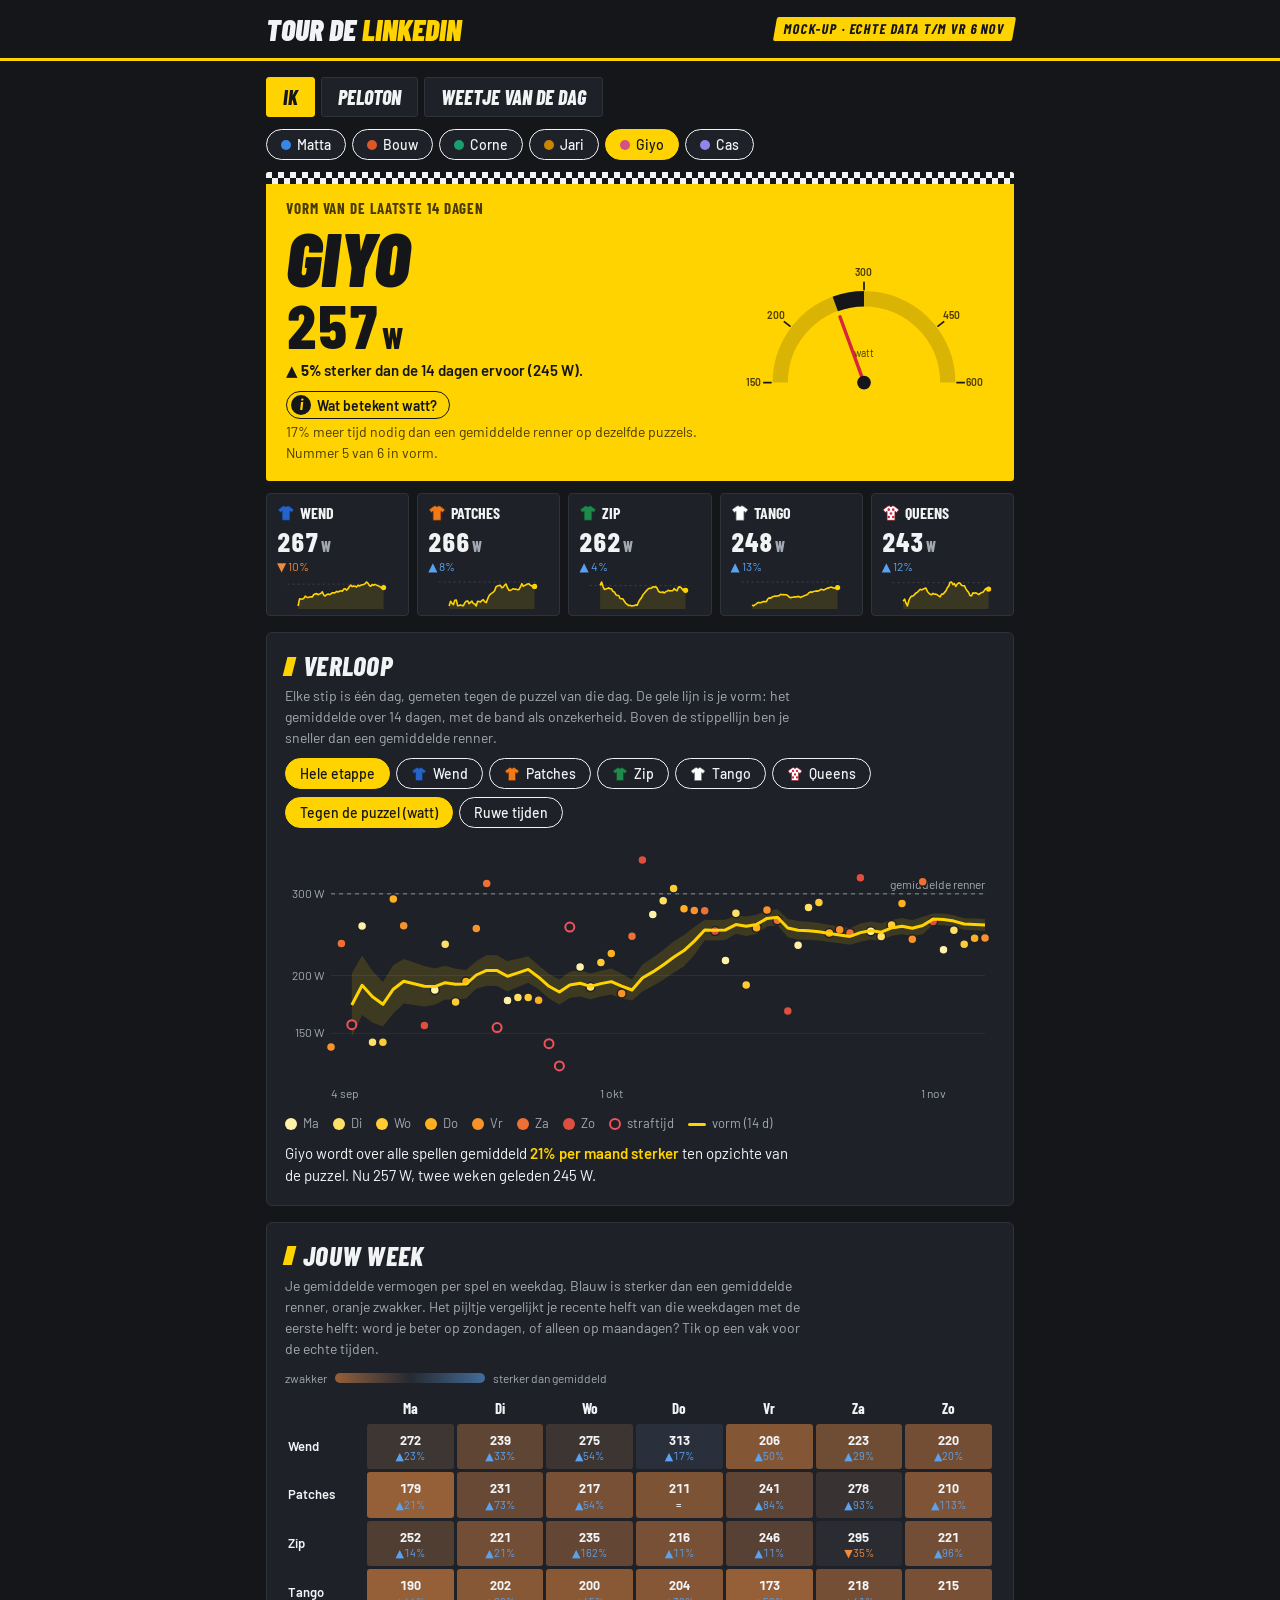
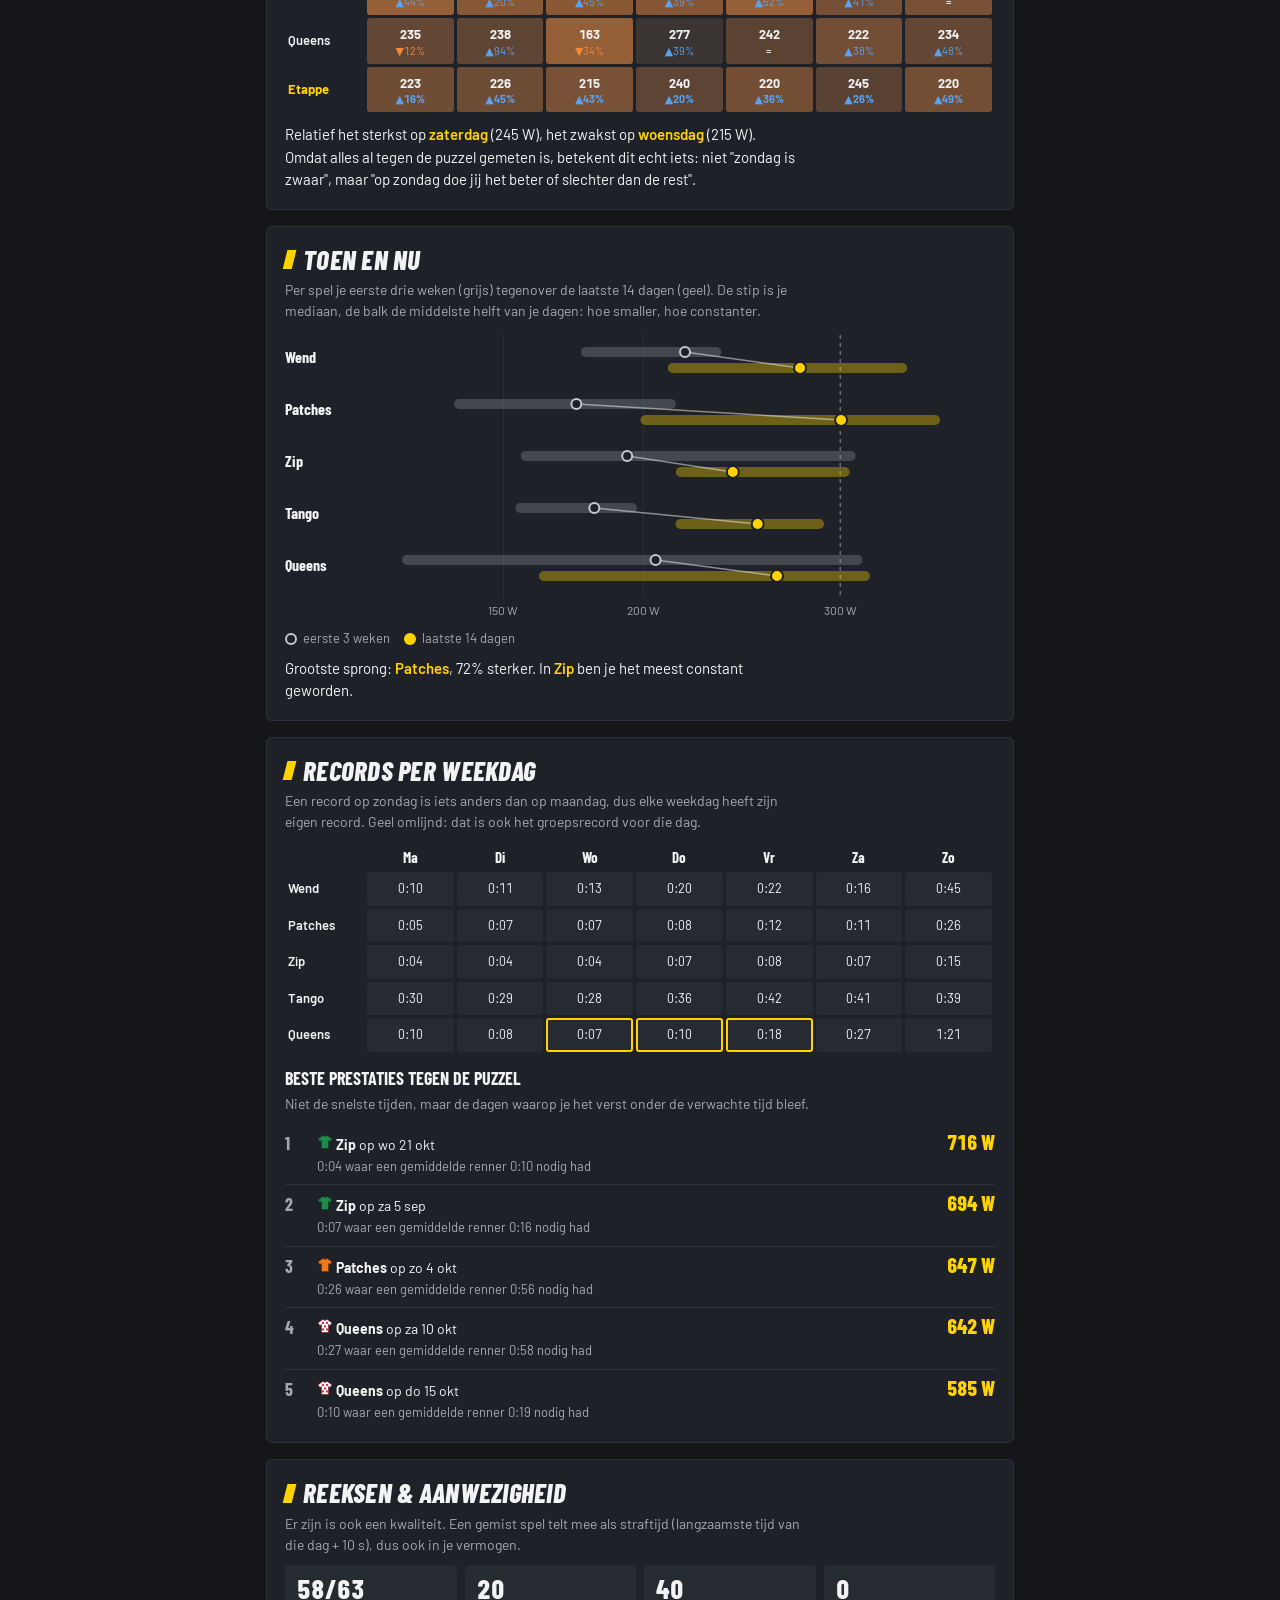
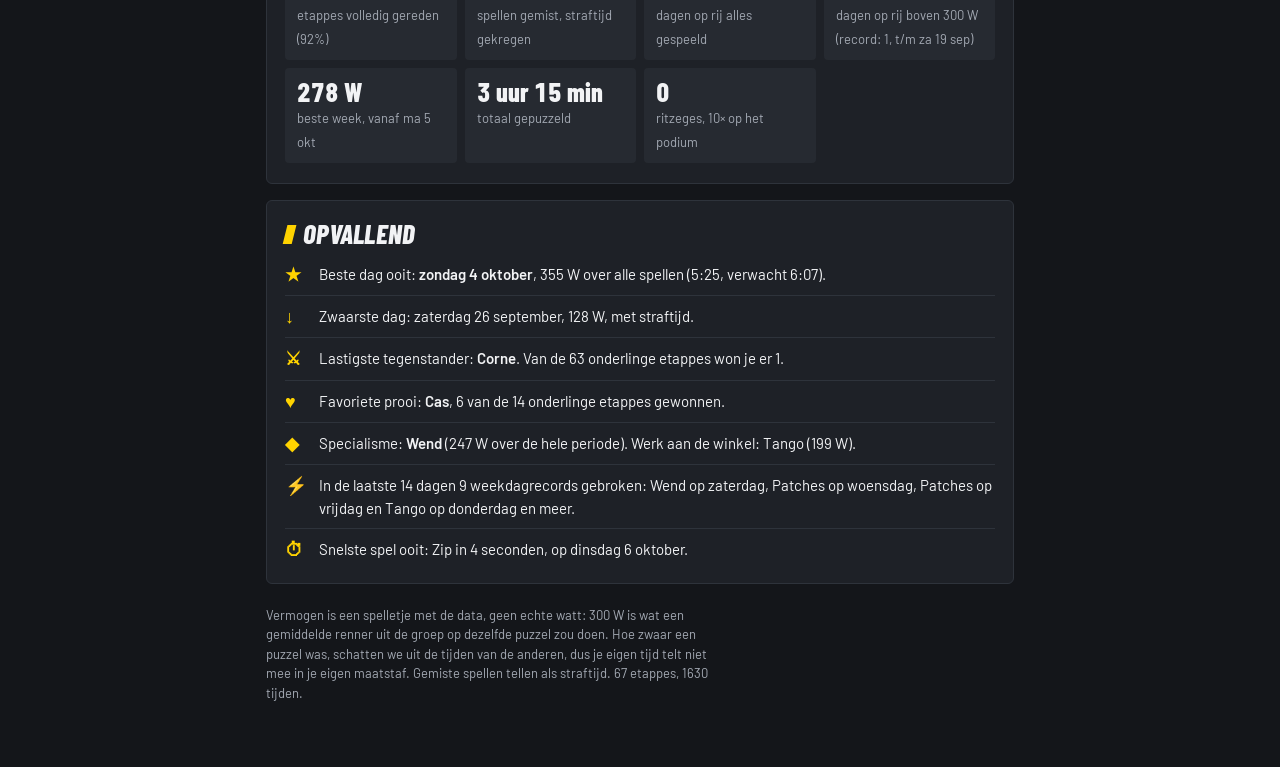
<file: docs/mockup-statistieken.html>
<!DOCTYPE html>
<html lang="nl">
<head>
<meta charset="utf-8">
<meta name="viewport" content="width=device-width,initial-scale=1,viewport-fit=cover">
<title>Tour de LinkedIn Statistieken</title>
<meta name="claude:viewport-fit-sides" content="cover">
<link rel="preconnect" href="https://fonts.googleapis.com">
<link rel="preconnect" href="https://fonts.gstatic.com" crossorigin>
<link href="https://fonts.googleapis.com/css2?family=Barlow+Condensed:ital,wght@0,500;0,700;0,800;1,800;1,900&family=Barlow:wght@400;500;600&display=swap" rel="stylesheet">
<style>
/* Layout: tv-uitzending van een grote ronde, één smalle kolom zoals het dashboard; het vermogen (watt) is de rode draad. */
:root{
  --geel:#FFD300; --geel-d:#4A3A00; --geel-zacht:rgba(255,211,0,.16);
  --asfalt:#F2F3F5; --inkt:#14161A; --pagina:#14161A; --wit:#1E2127; --wit-2:#262A31; --lijn:#2E333B; --sub:#A3A9B3;
  --blauw:#5AA2F0; --oranje:#F08A3C; --rood:#F0525A;
  --cond:'Barlow Condensed','Arial Narrow',sans-serif; --tekst:Barlow,system-ui,sans-serif;
  color-scheme:dark;
}
*{box-sizing:border-box}
body{margin:0;background:var(--pagina);color:var(--asfalt);font:16px/1.5 var(--tekst)}
button,select{font:inherit;color:inherit}
:focus-visible{outline:3px solid var(--blauw);outline-offset:2px}
.omroep{background:var(--inkt);border-bottom:3px solid var(--geel)}
.omroep-in,.wrap{max-width:780px;margin:0 auto;padding-left:max(16px,env(safe-area-inset-left,0px));padding-right:max(16px,env(safe-area-inset-right,0px))}
.omroep-in{display:flex;justify-content:space-between;align-items:center;gap:10px;flex-wrap:wrap;padding-block:14px}
.merk{font:900 italic 30px/1 var(--cond);margin:0;text-transform:uppercase}
.merk em{color:var(--geel);font-style:inherit}
.mock{font:700 14px/1 var(--cond);letter-spacing:.06em;text-transform:uppercase;color:var(--inkt);background:var(--geel);padding:5px 9px;border-radius:2px;transform:skewX(-10deg)}
.wrap{padding-block:16px 64px}
.hoofdtabs{display:flex;gap:6px;flex-wrap:wrap;margin-bottom:12px}
.hoofdtabs button{font:800 italic 20px/1 var(--cond);text-transform:uppercase;padding:9px 16px;border-radius:3px;border:1.5px solid var(--lijn);background:var(--wit);cursor:pointer}
.hoofdtabs button[aria-selected="true"]{background:var(--geel);border-color:var(--geel);color:var(--inkt)}
.hoofdtabs button:hover{border-color:var(--geel)}
.tabs{display:flex;gap:6px;flex-wrap:wrap;margin:4px 0 8px}
.tabs button{border:1.5px solid var(--asfalt);background:var(--wit);border-radius:20px;padding:4px 14px;cursor:pointer;font-weight:500;font-size:14px;display:inline-flex;align-items:center;gap:6px}
.tabs button[aria-pressed="true"]{background:var(--geel);border-color:var(--geel);color:var(--inkt)}
.tabs button:hover{border-color:var(--geel)}
.tabs .sw{width:10px;height:10px;border-radius:50%;display:inline-block}
.uitleg{background:var(--wit-2);border-left:4px solid var(--geel);padding:10px 14px;font-size:14px;color:var(--asfalt);margin:0 0 4px;border-radius:0 4px 4px 0}
.uitleg b{color:var(--geel)}
section{background:var(--wit);border:1px solid var(--lijn);border-radius:6px;padding:18px 18px 12px;margin-top:16px;min-width:0}
section h2{font:800 italic 27px/1.05 var(--cond);margin:0 0 6px;text-transform:uppercase;letter-spacing:.01em;text-wrap:balance}
section h2::before{content:"";display:inline-block;width:9px;height:.72em;background:var(--geel);margin-right:9px;transform:skewX(-14deg)}
.toel{color:var(--sub);font-size:14px;margin:0 0 10px;max-width:66ch}
.conclusie{font-size:15px;margin:8px 0 6px;max-width:64ch}
.conclusie b{color:var(--geel);font-weight:600}
.scroll{overflow-x:auto;margin-bottom:8px}
.num{font-variant-numeric:tabular-nums}

/* vermogensmeter */
.hero{background:var(--geel);color:var(--inkt);border-radius:3px;overflow:hidden;margin-top:12px}
.finish{height:12px;background:repeating-conic-gradient(var(--inkt) 0 25%,#F2F3F5 0 50%) 0 0/12px 12px}
.hero-in{display:grid;grid-template-columns:minmax(0,1fr) minmax(0,260px);gap:6px 18px;padding:16px 20px 18px;align-items:center}
.hero .eyebrow{font:700 15px/1.1 var(--cond);letter-spacing:.06em;text-transform:uppercase;margin:0;color:var(--geel-d)}
.hero .naam{font:900 italic clamp(44px,10vw,76px)/.9 var(--cond);text-transform:uppercase;margin:6px 0 4px}
.hero .watt{font:800 clamp(40px,9vw,60px)/1 var(--cond);font-variant-numeric:tabular-nums}
.hero .watt small{font-size:.5em;margin-left:3px}
.hero .delta{font-weight:600;font-size:15px;margin:4px 0 0}
.hero .delta b{font-weight:700}
.hero .rang{font-size:14px;margin:2px 0 0;color:var(--geel-d)}
.meter{width:100%;height:auto;display:block}
.uitleg-knop{display:inline-flex;align-items:center;gap:6px;margin-top:10px;background:none;border:1.5px solid var(--inkt);color:var(--inkt);border-radius:20px;padding:3px 12px 3px 4px;font:600 14px/1.4 var(--tekst);cursor:pointer}
.uitleg-knop:hover{background:rgba(20,22,26,.1)}
.uitleg-knop .i{width:20px;height:20px;border-radius:50%;background:var(--inkt);color:var(--geel);display:inline-flex;align-items:center;justify-content:center;font:800 italic 14px/1 var(--cond)}
.watt-uitleg{background:var(--inkt);color:var(--asfalt);margin:0 20px 18px;padding:14px 16px;border-radius:4px;font-size:14px}
.watt-uitleg h3{font:800 italic 20px/1.1 var(--cond);text-transform:uppercase;color:var(--geel);margin:0 0 8px}
.watt-uitleg ul{margin:0;padding-left:18px;display:grid;gap:5px}
.watt-uitleg b{color:var(--geel);font-weight:600}
.watt-uitleg .vb{margin:10px 0 0;padding-top:10px;border-top:1px solid var(--lijn);color:var(--sub)}
.watt-uitleg .vb b{color:var(--asfalt)}
.spellen{display:grid;grid-template-columns:repeat(5,minmax(0,1fr));gap:8px;margin-top:12px}
.spelkaart{background:var(--wit);border:1px solid var(--lijn);border-radius:4px;padding:10px 10px 6px;min-width:0;cursor:pointer;text-align:left}
.spelkaart:hover,.spelkaart[aria-pressed="true"]{border-color:var(--geel)}
.spelkaart .sk-kop{display:flex;align-items:center;gap:5px;font:700 16px/1 var(--cond);text-transform:uppercase}
.spelkaart .sk-w{font:800 26px/1.1 var(--cond);font-variant-numeric:tabular-nums;margin-top:6px}
.spelkaart .sk-w small{font-size:14px;color:var(--sub);margin-left:2px}
.spelkaart .sk-d{font-size:12px;color:var(--sub);white-space:nowrap}
.spelkaart svg.spark{display:block;width:100%;height:30px;margin-top:4px}
.op{color:var(--blauw)} .neer{color:var(--oranje)}

/* grafiek */
.grafiek{position:relative}
.grafiek svg{display:block;touch-action:pan-y}
.as text,.grafiek text{font-family:var(--tekst);font-size:12px;fill:var(--sub)}
.legenda{display:flex;flex-wrap:wrap;gap:6px 14px;font-size:13px;margin:8px 0 2px;color:var(--sub)}
.legenda span{display:inline-flex;align-items:center;gap:6px}
.legenda i{display:inline-block;width:12px;height:12px;border-radius:50%}
.legenda i.lijn{width:18px;height:3px;border-radius:2px}
.legenda i.ring{background:transparent;border:2px solid var(--rood)}
.tip{position:fixed;z-index:20;pointer-events:none;background:#0B0C0E;border:1px solid var(--lijn);border-radius:4px;padding:8px 10px;font-size:13px;line-height:1.4;max-width:240px;box-shadow:0 6px 20px rgba(0,0,0,.5)}
.tip b{font-weight:600;color:var(--asfalt)}
.tip .t-k{font:700 15px/1.1 var(--cond);text-transform:uppercase;color:var(--geel);display:block;margin-bottom:2px}
.tip .t-s{color:var(--sub)}

/* tabellen */
.tbl{width:100%;min-width:480px;border-collapse:separate;border-spacing:3px;table-layout:fixed;font-size:13px;font-variant-numeric:tabular-nums}
.tbl th{font:700 15px/1.1 var(--cond);padding:4px 2px;text-align:center}
.tbl th small{display:block;font:400 11px/1.3 var(--tekst);color:var(--sub)}
.tbl td{padding:7px 2px;text-align:center;border-radius:3px;background:var(--wit-2)}
.tbl td:first-child,.tbl th:first-child{text-align:left;width:76px;font-weight:600;background:none;padding-left:0}
.tbl td .pijl{display:block;font-size:11px;line-height:1.1}
.tbl tr.som td{font-weight:700}
.tbl tr.som td:first-child{color:var(--geel)}
.tbl td.ster{box-shadow:inset 0 0 0 2px var(--geel)}
.tbl td.leeg{color:var(--sub);background:transparent}
.schaal{display:flex;align-items:center;gap:8px;font-size:12px;color:var(--sub);margin:4px 0 6px;flex-wrap:wrap}
.schaal .balk{width:150px;height:10px;border-radius:5px;background:linear-gradient(90deg,color-mix(in srgb,var(--oranje) 55%,var(--wit-2)),var(--wit-2),color-mix(in srgb,var(--blauw) 55%,var(--wit-2)))}
.lijst{list-style:none;margin:0;padding:0}
.lijst li{display:grid;grid-template-columns:22px minmax(0,1fr) auto;gap:10px;align-items:baseline;padding:8px 0;border-top:1px solid var(--lijn);font-size:14px}
.lijst li:first-child{border-top:0}
.lijst .pos{font:700 18px/1 var(--cond);color:var(--sub)}
.lijst .w{font:800 20px/1 var(--cond);font-variant-numeric:tabular-nums;color:var(--geel)}
.lijst .s{color:var(--sub);font-size:13px}
.tegels{display:grid;grid-template-columns:repeat(auto-fit,minmax(150px,1fr));gap:8px;margin-bottom:8px}
.tegel{background:var(--wit-2);border-radius:4px;padding:10px 12px}
.tegel b{display:block;font:800 26px/1.05 var(--cond);font-variant-numeric:tabular-nums}
.tegel span{font-size:13px;color:var(--sub)}
.feit{padding:9px 0;border-top:1px solid var(--lijn);font-size:15px;display:grid;grid-template-columns:26px minmax(0,1fr);gap:8px}
.feit:first-of-type{border-top:0}
.feit .ic{font:800 18px/1.3 var(--cond);color:var(--geel)}
.feit b{font-weight:600}

/* peloton */
.vorm-rij{display:grid;grid-template-columns:22px 40px minmax(0,1fr) 110px 74px;gap:10px;align-items:center;padding:8px 0;border-top:1px solid var(--lijn)}
.vorm-rij:first-of-type{border-top:0}
.vorm-rij .pos{font:700 20px/1 var(--cond);color:var(--sub);text-align:center}
.vorm-rij .nm{font-weight:600;min-width:0}
.vorm-rij .nm small{display:block;color:var(--sub);font-weight:400;font-size:12px}
.vorm-rij .w{font:800 22px/1 var(--cond);text-align:right;font-variant-numeric:tabular-nums}
.vorm-rij .w small{display:block;font:500 12px/1.4 var(--tekst)}
.vorm-rij svg{width:110px;height:28px;display:block}
.bib{position:relative;width:40px;height:30px;border-radius:2px;background:#F2F3F5;color:var(--inkt);display:flex;align-items:center;justify-content:center;font:800 18px/1 var(--cond)}
.bib::before,.bib::after{content:"";position:absolute;top:3px;width:3px;height:3px;border-radius:50%;background:#8A9099}
.bib::before{left:3px}.bib::after{right:3px}
.kal{border-spacing:3px;border-collapse:separate;font-size:11px;font-variant-numeric:tabular-nums;margin:0 auto 0 0}
.kal th{font:700 14px/1 var(--cond);color:var(--sub);padding:2px 0;width:60px}
.kal th.wk{width:44px;text-align:left;font:500 11px/1 var(--tekst)}
.kal td{height:30px;text-align:center;border-radius:3px;color:var(--inkt);font-weight:600}
.kal td.x{background:transparent}
.verhuis{display:grid;grid-template-columns:repeat(auto-fit,minmax(200px,1fr));gap:8px}
.verhuis div{background:var(--wit-2);border-radius:4px;padding:10px 12px;font-size:14px}
.verhuis div b{display:block;font:700 17px/1.2 var(--cond);text-transform:uppercase}

/* weetje */
.wnav{display:flex;align-items:center;gap:6px;margin-bottom:12px;flex-wrap:wrap}
.wnav button{width:38px;height:38px;border:1.5px solid var(--asfalt);background:var(--wit);border-radius:4px;cursor:pointer;font-size:20px;line-height:1}
.wnav button:disabled{opacity:.3;cursor:default}
.wnav select{height:38px;border:1.5px solid var(--asfalt);background:var(--wit);border-radius:4px;padding:0 10px;font:700 17px var(--cond);max-width:100%}
.weetje{position:relative;background:var(--inkt);border:1px solid var(--lijn);border-radius:4px;overflow:hidden}
.weetje .w-band{display:flex;align-items:stretch}
.weetje .w-label{background:var(--geel);color:var(--inkt);font:900 italic 18px/1 var(--cond);text-transform:uppercase;padding:9px 18px 8px 16px;clip-path:polygon(0 0,100% 0,calc(100% - 12px) 100%,0 100%);letter-spacing:.03em}
.weetje .w-cat{align-self:center;font:700 14px/1 var(--cond);letter-spacing:.06em;text-transform:uppercase;color:var(--sub);padding:0 12px}
.weetje .w-tekst{font:700 clamp(24px,5.4vw,36px)/1.1 var(--cond);margin:14px 18px 10px;text-wrap:balance}
.weetje .w-tekst b{color:var(--geel);font-weight:800}
.weetje .w-zeld{display:flex;gap:8px;flex-wrap:wrap;margin:0 18px 16px}
.pill{font:700 14px/1 var(--cond);letter-spacing:.04em;text-transform:uppercase;padding:6px 10px;border-radius:20px;border:1.5px solid var(--geel);color:var(--geel)}
.pill.vol{background:var(--geel);color:var(--inkt)}
.zeldmeter{display:flex;gap:2px;align-items:flex-end;height:18px}
.zeldmeter i{width:5px;background:var(--lijn);border-radius:1px}
.zeldmeter i.aan{background:var(--geel)}
.ook{margin-top:12px}
.ook h3{font:700 16px/1 var(--cond);text-transform:uppercase;letter-spacing:.05em;color:var(--sub);margin:0 0 4px}
.cat-tbl{width:100%;border-collapse:collapse;font-size:14px;min-width:440px}
.cat-tbl th{font:700 14px/1.1 var(--cond);text-transform:uppercase;letter-spacing:.04em;color:var(--sub);text-align:left;padding:6px 6px 6px 0;border-bottom:1px solid var(--lijn)}
.cat-tbl td{padding:7px 6px 7px 0;border-bottom:1px solid var(--lijn);vertical-align:top}
.cat-tbl td.n{text-align:right;font-variant-numeric:tabular-nums;white-space:nowrap}
.cat-tbl .groep{font:700 12px/1 var(--cond);text-transform:uppercase;letter-spacing:.05em;color:var(--geel)}
.cat-tbl tr.nooit td{color:var(--sub)}
.huld{display:grid;grid-template-columns:minmax(0,1fr);gap:0;background:#0B0C0E;border-radius:4px;overflow:hidden;margin-top:8px}
.huld .h-baan{height:64px;background:linear-gradient(180deg,#1B1E23,#101215);position:relative}
.huld .h-baan::after{content:"";position:absolute;left:0;right:0;bottom:0;height:8px;background:repeating-conic-gradient(var(--inkt) 0 25%,#F2F3F5 0 50%) 0 0/8px 8px}
.huld .h-in{padding:12px 16px 14px}
.huld .h-k{font:700 13px/1 var(--cond);text-transform:uppercase;letter-spacing:.06em;color:var(--geel);margin:0 0 6px}
.huld p{margin:0;font:700 20px/1.2 var(--cond)}

footer{color:var(--sub);font-size:13px;margin-top:22px;max-width:66ch}
@media (max-width:620px){
  .hero-in{grid-template-columns:1fr}
  .meter{max-width:280px}
  .spellen{grid-template-columns:repeat(3,minmax(0,1fr))}
  .vorm-rij{grid-template-columns:22px 40px minmax(0,1fr) 64px}
  .vorm-rij svg{display:none}
}
@media (prefers-reduced-motion:no-preference){
  .teken{stroke-dasharray:1;stroke-dashoffset:1;animation:teken 1.1s ease-out .1s forwards}
  @keyframes teken{to{stroke-dashoffset:0}}
}
</style>

<header class="omroep"><div class="omroep-in"><p class="merk">Tour de <em>LinkedIn</em></p><span class="mock" id="mockLabel">Mock-up</span></div></header>
<div class="wrap">
  <nav class="hoofdtabs" role="tablist" aria-label="Onderdeel">
    <button role="tab" data-tab="ik" aria-selected="true">Ik</button>
    <button role="tab" data-tab="peloton" aria-selected="false">Peloton</button>
    <button role="tab" data-tab="weetje" aria-selected="false">Weetje van de dag</button>
  </nav>

  <div id="v-ik">
    <div class="tabs" id="spelerKeus" role="group" aria-label="Kies renner"></div>
    <div class="hero" id="hero"></div>
    <div class="spellen" id="spelKaarten"></div>
    <section id="s-verloop"></section>
    <section id="s-week"></section>
    <section id="s-toen"></section>
    <section id="s-records"></section>
    <section id="s-reeksen"></section>
    <section id="s-opvallend"></section>
  </div>

  <div id="v-peloton" hidden>
    <section id="p-vorm"></section>
    <section id="p-kal"></section>
    <section id="p-verhuis"></section>
  </div>

  <div id="v-weetje" hidden>
    <p class="uitleg">Dit komt op de <b>Tour-pagina</b> naast de uitslag van de dag, en als laatste scène van de huldiging. Blader door de etappes om te zien wat er elke dag uit was gekomen.</p>
    <section id="w-dag"></section>
    <section id="w-cat"></section>
  </div>

  <footer id="voet"></footer>
</div>
<div class="tip" id="tip" hidden></div>

<script type="text/plain" id="scores">Datum,Speler,Spel,Tijd,IngevoerdOp
2026-08-31,Matta,Wend,6,
2026-08-31,Bouw,Wend,7,
2026-08-31,Corne,Wend,11,
2026-08-31,Jari,Wend,17,
2026-08-31,Matta,Zip,4,
2026-08-31,Bouw,Zip,5,
2026-08-31,Corne,Zip,5,
2026-08-31,Jari,Zip,7,
2026-08-31,Matta,Patches,8,
2026-08-31,Bouw,Patches,3,
2026-08-31,Corne,Patches,4,
2026-08-31,Jari,Patches,7,
2026-08-31,Matta,Tango,33,
2026-08-31,Bouw,Tango,33,
2026-08-31,Corne,Tango,26,
2026-08-31,Jari,Tango,47,
2026-08-31,Matta,Queens,16,
2026-08-31,Bouw,Queens,7,
2026-08-31,Corne,Queens,7,
2026-08-31,Jari,Queens,9,
2026-09-01,Matta,Wend,13,
2026-09-01,Bouw,Wend,11,
2026-09-01,Corne,Wend,13,
2026-09-01,Jari,Wend,23,
2026-09-01,Matta,Zip,8,
2026-09-01,Bouw,Zip,7,
2026-09-01,Corne,Zip,8,
2026-09-01,Jari,Zip,7,
2026-09-01,Matta,Patches,3,
2026-09-01,Bouw,Patches,4,
2026-09-01,Corne,Patches,4,
2026-09-01,Jari,Patches,4,
2026-09-01,Matta,Tango,27,
2026-09-01,Bouw,Tango,30,
2026-09-01,Corne,Tango,31,
2026-09-01,Jari,Tango,74,
2026-09-01,Matta,Queens,37,
2026-09-01,Bouw,Queens,6,
2026-09-01,Corne,Queens,12,
2026-09-01,Jari,Queens,11,
2026-09-02,Matta,Wend,22,
2026-09-02,Bouw,Wend,16,
2026-09-02,Corne,Wend,32,
2026-09-02,Jari,Wend,47,
2026-09-02,Matta,Zip,23,
2026-09-02,Bouw,Zip,7,
2026-09-02,Corne,Zip,18,
2026-09-02,Jari,Zip,13,
2026-09-02,Matta,Patches,10,
2026-09-02,Bouw,Patches,8,
2026-09-02,Corne,Patches,6,
2026-09-02,Jari,Patches,15,
2026-09-02,Matta,Tango,20,
2026-09-02,Bouw,Tango,33,
2026-09-02,Corne,Tango,24,
2026-09-02,Jari,Tango,45,
2026-09-02,Matta,Queens,23,
2026-09-02,Bouw,Queens,18,
2026-09-02,Corne,Queens,18,
2026-09-02,Jari,Queens,27,
2026-09-03,Matta,Wend,35,
2026-09-03,Bouw,Wend,90,
2026-09-03,Corne,Wend,49,
2026-09-03,Jari,Wend,13,
2026-09-03,Matta,Zip,12,
2026-09-03,Bouw,Zip,8,
2026-09-03,Corne,Zip,16,
2026-09-03,Jari,Zip,11,
2026-09-03,Matta,Patches,12,
2026-09-03,Bouw,Patches,12,
2026-09-03,Corne,Patches,18,
2026-09-03,Jari,Patches,124,
2026-09-03,Matta,Tango,54,
2026-09-03,Bouw,Tango,37,
2026-09-03,Corne,Tango,31,
2026-09-03,Jari,Tango,49,
2026-09-03,Matta,Queens,57,
2026-09-03,Bouw,Queens,62,
2026-09-03,Corne,Queens,24,
2026-09-03,Jari,Queens,11,
2026-09-04,Matta,Wend,47,
2026-09-04,Bouw,Wend,15,
2026-09-04,Corne,Wend,51,
2026-09-04,Jari,Wend,40,
2026-09-04,Giyo,Wend,123,
2026-09-04,Matta,Zip,6,
2026-09-04,Bouw,Zip,28,
2026-09-04,Corne,Zip,23,
2026-09-04,Jari,Zip,17,
2026-09-04,Giyo,Zip,11,
2026-09-04,Matta,Patches,20,
2026-09-04,Bouw,Patches,17,
2026-09-04,Corne,Patches,14,
2026-09-04,Jari,Patches,33,
2026-09-04,Giyo,Patches,54,
2026-09-04,Matta,Tango,58,
2026-09-04,Bouw,Tango,54,
2026-09-04,Corne,Tango,23,
2026-09-04,Jari,Tango,50,
2026-09-04,Giyo,Tango,233,
2026-09-04,Matta,Queens,43,
2026-09-04,Bouw,Queens,19,
2026-09-04,Corne,Queens,40,
2026-09-04,Jari,Queens,41,
2026-09-04,Giyo,Queens,65,
2026-09-05,Matta,Wend,25,
2026-09-05,Bouw,Wend,26,
2026-09-05,Corne,Wend,16,
2026-09-05,Jari,Wend,61,
2026-09-05,Giyo,Wend,53,
2026-09-05,Matta,Zip,16,
2026-09-05,Bouw,Zip,7,
2026-09-05,Corne,Zip,11,
2026-09-05,Jari,Zip,44,
2026-09-05,Giyo,Zip,7,
2026-09-05,Matta,Patches,26,
2026-09-05,Bouw,Patches,84,
2026-09-05,Corne,Patches,23,
2026-09-05,Jari,Patches,106,
2026-09-05,Giyo,Patches,75,
2026-09-05,Matta,Tango,106,
2026-09-05,Bouw,Tango,105,
2026-09-05,Corne,Tango,25,
2026-09-05,Jari,Tango,45,
2026-09-05,Giyo,Tango,117,
2026-09-05,Matta,Queens,83,
2026-09-05,Bouw,Queens,25,
2026-09-05,Corne,Queens,41,
2026-09-05,Jari,Queens,51,
2026-09-05,Giyo,Queens,91,
2026-09-06,Matta,Wend,70,
2026-09-06,Bouw,Wend,109,
2026-09-06,Corne,Wend,55,
2026-09-06,Jari,Wend,55,
2026-09-06,Matta,Zip,20,
2026-09-06,Bouw,Zip,23,
2026-09-06,Corne,Zip,12,
2026-09-06,Jari,Zip,85,
2026-09-06,Matta,Patches,41,
2026-09-06,Bouw,Patches,47,
2026-09-06,Corne,Patches,24,
2026-09-06,Jari,Patches,85,
2026-09-06,Matta,Tango,50,
2026-09-06,Bouw,Tango,44,
2026-09-06,Corne,Tango,61,
2026-09-06,Jari,Tango,67,
2026-09-06,Matta,Queens,158,
2026-09-06,Bouw,Queens,52,
2026-09-06,Corne,Queens,61,
2026-09-06,Jari,Queens,82,
2026-09-07,Matta,Wend,16,
2026-09-07,Bouw,Wend,29,
2026-09-07,Corne,Wend,33,
2026-09-07,Jari,Wend,16,
2026-09-07,Giyo,Wend,19,
2026-09-07,Matta,Zip,15,
2026-09-07,Bouw,Zip,37,
2026-09-07,Corne,Zip,12,
2026-09-07,Jari,Zip,29,
2026-09-07,Giyo,Zip,15,
2026-09-07,Matta,Patches,22,
2026-09-07,Bouw,Patches,8,
2026-09-07,Corne,Patches,6,
2026-09-07,Jari,Patches,18,
2026-09-07,Giyo,Patches,15,
2026-09-07,Matta,Tango,33,
2026-09-07,Bouw,Tango,31,
2026-09-07,Corne,Tango,23,
2026-09-07,Jari,Tango,32,
2026-09-07,Giyo,Tango,85,
2026-09-07,Matta,Queens,15,
2026-09-07,Bouw,Queens,7,
2026-09-07,Corne,Queens,9,
2026-09-07,Jari,Queens,39,
2026-09-07,Giyo,Queens,21,
2026-09-08,Matta,Wend,27,
2026-09-08,Bouw,Wend,25,
2026-09-08,Corne,Wend,17,
2026-09-08,Jari,Wend,29,
2026-09-08,Giyo,Wend,44,
2026-09-08,Matta,Zip,5,
2026-09-08,Bouw,Zip,9,
2026-09-08,Corne,Zip,5,
2026-09-08,Jari,Zip,27,
2026-09-08,Giyo,Zip,16,
2026-09-08,Matta,Patches,11,
2026-09-08,Bouw,Patches,7,
2026-09-08,Corne,Patches,37,
2026-09-08,Jari,Patches,19,
2026-09-08,Giyo,Patches,37,
2026-09-08,Matta,Tango,35,
2026-09-08,Bouw,Tango,27,
2026-09-08,Corne,Tango,71,
2026-09-08,Jari,Tango,44,
2026-09-08,Giyo,Tango,85,
2026-09-08,Matta,Queens,17,
2026-09-08,Bouw,Queens,8,
2026-09-08,Corne,Queens,11,
2026-09-08,Jari,Queens,11,
2026-09-08,Giyo,Queens,41,
2026-09-09,Matta,Wend,27,
2026-09-09,Bouw,Wend,25,
2026-09-09,Corne,Wend,17,
2026-09-09,Jari,Wend,29,
2026-09-09,Giyo,Wend,44,
2026-09-09,Matta,Zip,5,
2026-09-09,Bouw,Zip,9,
2026-09-09,Corne,Zip,5,
2026-09-09,Jari,Zip,27,
2026-09-09,Giyo,Zip,16,
2026-09-09,Matta,Patches,11,
2026-09-09,Bouw,Patches,7,
2026-09-09,Corne,Patches,37,
2026-09-09,Jari,Patches,19,
2026-09-09,Giyo,Patches,37,
2026-09-09,Matta,Tango,35,
2026-09-09,Bouw,Tango,27,
2026-09-09,Corne,Tango,71,
2026-09-09,Jari,Tango,44,
2026-09-09,Giyo,Tango,85,
2026-09-09,Matta,Queens,17,
2026-09-09,Bouw,Queens,8,
2026-09-09,Corne,Queens,11,
2026-09-09,Jari,Queens,11,
2026-09-09,Giyo,Queens,41,
2026-09-10,Matta,Wend,33,
2026-09-10,Bouw,Wend,18,
2026-09-10,Corne,Wend,40,
2026-09-10,Jari,Wend,22,
2026-09-10,Giyo,Wend,39,
2026-09-10,Matta,Zip,7,
2026-09-10,Bouw,Zip,5,
2026-09-10,Corne,Zip,6,
2026-09-10,Jari,Zip,8,
2026-09-10,Giyo,Zip,7,
2026-09-10,Matta,Patches,13,
2026-09-10,Bouw,Patches,21,
2026-09-10,Corne,Patches,13,
2026-09-10,Jari,Patches,13,
2026-09-10,Giyo,Patches,13,
2026-09-10,Matta,Tango,46,
2026-09-10,Bouw,Tango,31,
2026-09-10,Corne,Tango,66,
2026-09-10,Jari,Tango,43,
2026-09-10,Giyo,Tango,80,
2026-09-10,Matta,Queens,25,
2026-09-10,Bouw,Queens,27,
2026-09-10,Corne,Queens,12,
2026-09-10,Jari,Queens,11,
2026-09-10,Giyo,Queens,12,
2026-09-11,Matta,Wend,33,
2026-09-11,Bouw,Wend,11,
2026-09-11,Corne,Wend,28,
2026-09-11,Jari,Wend,26,
2026-09-11,Giyo,Wend,22,
2026-09-11,Matta,Zip,18,
2026-09-11,Bouw,Zip,13,
2026-09-11,Corne,Zip,18,
2026-09-11,Jari,Zip,30,
2026-09-11,Giyo,Zip,20,
2026-09-11,Matta,Patches,26,
2026-09-11,Bouw,Patches,13,
2026-09-11,Corne,Patches,15,
2026-09-11,Jari,Patches,44,
2026-09-11,Giyo,Patches,37,
2026-09-11,Matta,Tango,51,
2026-09-11,Bouw,Tango,41,
2026-09-11,Corne,Tango,33,
2026-09-11,Jari,Tango,75,
2026-09-11,Giyo,Tango,108,
2026-09-11,Matta,Queens,34,
2026-09-11,Bouw,Queens,29,
2026-09-11,Corne,Queens,35,
2026-09-11,Jari,Queens,45,
2026-09-11,Giyo,Queens,30,
2026-09-13,Matta,Wend,81,
2026-09-13,Bouw,Wend,34,
2026-09-13,Corne,Wend,45,
2026-09-13,Jari,Wend,96,
2026-09-13,Giyo,Wend,127,
2026-09-13,Matta,Zip,29,
2026-09-13,Bouw,Zip,6,
2026-09-13,Corne,Zip,23,
2026-09-13,Jari,Zip,28,
2026-09-13,Giyo,Zip,17,
2026-09-13,Matta,Patches,30,
2026-09-13,Bouw,Patches,13,
2026-09-13,Corne,Patches,24,
2026-09-13,Jari,Patches,14,
2026-09-13,Giyo,Patches,132,
2026-09-13,Matta,Tango,73,
2026-09-13,Bouw,Tango,56,
2026-09-13,Corne,Tango,34,
2026-09-13,Jari,Tango,50,
2026-09-13,Giyo,Tango,122,
2026-09-13,Matta,Queens,87,
2026-09-13,Bouw,Queens,159,
2026-09-13,Corne,Queens,70,
2026-09-13,Jari,Queens,94,
2026-09-13,Giyo,Queens,114,
2026-09-14,Matta,Wend,13,
2026-09-14,Bouw,Wend,9,
2026-09-14,Corne,Wend,12,
2026-09-14,Jari,Wend,6,
2026-09-14,Giyo,Wend,18,
2026-09-14,Matta,Zip,4,
2026-09-14,Bouw,Zip,5,
2026-09-14,Corne,Zip,5,
2026-09-14,Jari,Zip,5,
2026-09-14,Giyo,Zip,7,
2026-09-14,Matta,Patches,7,
2026-09-14,Bouw,Patches,5,
2026-09-14,Corne,Patches,7,
2026-09-14,Jari,Patches,7,
2026-09-14,Giyo,Patches,12,
2026-09-14,Matta,Tango,25,
2026-09-14,Bouw,Tango,26,
2026-09-14,Corne,Tango,22,
2026-09-14,Jari,Tango,48,
2026-09-14,Giyo,Tango,53,
2026-09-14,Matta,Queens,11,
2026-09-14,Bouw,Queens,6,
2026-09-14,Corne,Queens,8,
2026-09-14,Jari,Queens,7,
2026-09-14,Giyo,Queens,13,
2026-09-15,Matta,Wend,17,
2026-09-15,Bouw,Wend,14,
2026-09-15,Corne,Wend,25,
2026-09-15,Jari,Wend,12,
2026-09-15,Giyo,Wend,22,
2026-09-15,Matta,Zip,10,
2026-09-15,Bouw,Zip,9,
2026-09-15,Corne,Zip,10,
2026-09-15,Jari,Zip,13,
2026-09-15,Giyo,Zip,12,
2026-09-15,Matta,Patches,14,
2026-09-15,Bouw,Patches,9,
2026-09-15,Corne,Patches,8,
2026-09-15,Jari,Patches,11,
2026-09-15,Giyo,Patches,18,
2026-09-15,Matta,Tango,32,
2026-09-15,Bouw,Tango,49,
2026-09-15,Corne,Tango,32,
2026-09-15,Jari,Tango,52,
2026-09-15,Giyo,Tango,76,
2026-09-15,Matta,Queens,12,
2026-09-15,Bouw,Queens,7,
2026-09-15,Corne,Queens,9,
2026-09-15,Jari,Queens,20,
2026-09-15,Giyo,Queens,11,
2026-09-16,Matta,Wend,30,
2026-09-16,Bouw,Wend,20,
2026-09-16,Corne,Wend,26,
2026-09-16,Jari,Wend,47,
2026-09-16,Giyo,Wend,47,
2026-09-16,Matta,Zip,4,
2026-09-16,Bouw,Zip,3,
2026-09-16,Corne,Zip,4,
2026-09-16,Jari,Zip,6,
2026-09-16,Giyo,Zip,12,
2026-09-16,Matta,Patches,7,
2026-09-16,Bouw,Patches,7,
2026-09-16,Corne,Patches,12,
2026-09-16,Jari,Patches,16,
2026-09-16,Giyo,Patches,24,
2026-09-16,Matta,Tango,37,
2026-09-16,Bouw,Tango,29,
2026-09-16,Corne,Tango,30,
2026-09-16,Jari,Tango,63,
2026-09-16,Giyo,Tango,83,
2026-09-16,Matta,Queens,7,
2026-09-16,Bouw,Queens,7,
2026-09-16,Corne,Queens,7,
2026-09-16,Jari,Queens,14,
2026-09-16,Giyo,Queens,7,
2026-09-17,Matta,Wend,26,
2026-09-17,Bouw,Wend,38,
2026-09-17,Corne,Wend,47,
2026-09-17,Jari,Wend,88,
2026-09-17,Giyo,Wend,74,
2026-09-17,Matta,Zip,9,
2026-09-17,Bouw,Zip,15,
2026-09-17,Corne,Zip,11,
2026-09-17,Jari,Zip,29,
2026-09-17,Giyo,Zip,21,
2026-09-17,Matta,Patches,10,
2026-09-17,Bouw,Patches,10,
2026-09-17,Corne,Patches,12,
2026-09-17,Jari,Patches,29,
2026-09-17,Giyo,Patches,28,
2026-09-17,Matta,Tango,54,
2026-09-17,Bouw,Tango,23,
2026-09-17,Corne,Tango,20,
2026-09-17,Jari,Tango,40,
2026-09-17,Giyo,Tango,69,
2026-09-17,Matta,Queens,34,
2026-09-17,Bouw,Queens,13,
2026-09-17,Corne,Queens,28,
2026-09-17,Jari,Queens,30,
2026-09-17,Giyo,Queens,29,
2026-09-18,Matta,Wend,36,
2026-09-18,Bouw,Wend,28,
2026-09-18,Corne,Wend,39,
2026-09-18,Jari,Wend,60,
2026-09-18,Giyo,Wend,48,
2026-09-18,Matta,Zip,4,
2026-09-18,Bouw,Zip,3,
2026-09-18,Corne,Zip,4,
2026-09-18,Jari,Zip,7,
2026-09-18,Giyo,Zip,8,
2026-09-18,Matta,Patches,27,
2026-09-18,Bouw,Patches,15,
2026-09-18,Corne,Patches,25,
2026-09-18,Jari,Patches,25,
2026-09-18,Giyo,Patches,22,
2026-09-18,Matta,Tango,37,
2026-09-18,Bouw,Tango,54,
2026-09-18,Corne,Tango,26,
2026-09-18,Jari,Tango,61,
2026-09-18,Giyo,Tango,64,
2026-09-18,Matta,Queens,79,
2026-09-18,Bouw,Queens,130,
2026-09-18,Corne,Queens,51,
2026-09-18,Jari,Queens,31,
2026-09-18,Giyo,Queens,63,
2026-09-19,Matta,Wend,51,
2026-09-19,Bouw,Wend,33,
2026-09-19,Corne,Wend,25,
2026-09-19,Jari,Wend,53,
2026-09-19,Giyo,Wend,55,
2026-09-19,Matta,Zip,36,
2026-09-19,Bouw,Zip,90,
2026-09-19,Corne,Zip,15,
2026-09-19,Jari,Zip,14,
2026-09-19,Giyo,Zip,18,
2026-09-19,Matta,Patches,60,
2026-09-19,Bouw,Patches,30,
2026-09-19,Corne,Patches,35,
2026-09-19,Jari,Patches,28,
2026-09-19,Giyo,Patches,33,
2026-09-19,Matta,Tango,38,
2026-09-19,Bouw,Tango,71,
2026-09-19,Corne,Tango,26,
2026-09-19,Jari,Tango,74,
2026-09-19,Giyo,Tango,63,
2026-09-19,Matta,Queens,70,
2026-09-19,Bouw,Queens,25,
2026-09-19,Corne,Queens,39,
2026-09-19,Jari,Queens,62,
2026-09-19,Giyo,Queens,47,
2026-09-20,Matta,Wend,74,
2026-09-20,Bouw,Wend,60,
2026-09-20,Corne,Wend,82,
2026-09-20,Jari,Wend,109,
2026-09-20,Giyo,Wend,118,
2026-09-20,Matta,Zip,12,
2026-09-20,Bouw,Zip,8,
2026-09-20,Corne,Zip,11,
2026-09-20,Jari,Zip,26,
2026-09-20,Giyo,Zip,46,
2026-09-20,Matta,Patches,16,
2026-09-20,Bouw,Patches,22,
2026-09-20,Corne,Patches,18,
2026-09-20,Jari,Patches,44,
2026-09-20,Giyo,Patches,42,
2026-09-20,Matta,Tango,43,
2026-09-20,Bouw,Tango,33,
2026-09-20,Corne,Tango,24,
2026-09-20,Jari,Tango,42,
2026-09-20,Matta,Queens,111,
2026-09-20,Bouw,Queens,55,
2026-09-20,Corne,Queens,85,
2026-09-20,Jari,Queens,91,
2026-09-20,Giyo,Queens,215,
2026-09-21,Matta,Wend,30,
2026-09-21,Bouw,Wend,9,
2026-09-21,Corne,Wend,24,
2026-09-21,Jari,Wend,24,
2026-09-21,Giyo,Wend,27,
2026-09-21,Matta,Zip,4,
2026-09-21,Bouw,Zip,5,
2026-09-21,Corne,Zip,4,
2026-09-21,Jari,Zip,5,
2026-09-21,Giyo,Zip,10,
2026-09-21,Matta,Patches,4,
2026-09-21,Bouw,Patches,11,
2026-09-21,Corne,Patches,11,
2026-09-21,Jari,Patches,6,
2026-09-21,Giyo,Patches,24,
2026-09-21,Matta,Tango,43,
2026-09-21,Bouw,Tango,24,
2026-09-21,Corne,Tango,25,
2026-09-21,Jari,Tango,44,
2026-09-21,Giyo,Tango,57,
2026-09-21,Matta,Queens,13,
2026-09-21,Bouw,Queens,9,
2026-09-21,Corne,Queens,11,
2026-09-21,Jari,Queens,18,
2026-09-21,Giyo,Queens,14,
2026-09-22,Matta,Wend,31,
2026-09-22,Bouw,Wend,13,
2026-09-22,Corne,Wend,40,
2026-09-22,Jari,Wend,22,
2026-09-22,Giyo,Wend,33,
2026-09-22,Matta,Zip,16,
2026-09-22,Bouw,Zip,23,
2026-09-22,Corne,Zip,6,
2026-09-22,Jari,Zip,15,
2026-09-22,Giyo,Zip,26,
2026-09-22,Matta,Patches,17,
2026-09-22,Bouw,Patches,8,
2026-09-22,Corne,Patches,12,
2026-09-22,Jari,Patches,13,
2026-09-22,Giyo,Patches,18,
2026-09-22,Matta,Tango,22,
2026-09-22,Bouw,Tango,32,
2026-09-22,Corne,Tango,42,
2026-09-22,Jari,Tango,32,
2026-09-22,Giyo,Tango,53,
2026-09-22,Matta,Queens,21,
2026-09-22,Bouw,Queens,9,
2026-09-22,Corne,Queens,17,
2026-09-22,Jari,Queens,14,
2026-09-22,Giyo,Queens,40,
2026-09-23,Matta,Wend,31,
2026-09-23,Bouw,Wend,13,
2026-09-23,Corne,Wend,40,
2026-09-23,Jari,Wend,22,
2026-09-23,Giyo,Wend,33,
2026-09-23,Matta,Zip,16,
2026-09-23,Bouw,Zip,23,
2026-09-23,Corne,Zip,6,
2026-09-23,Jari,Zip,15,
2026-09-23,Giyo,Zip,26,
2026-09-23,Matta,Patches,17,
2026-09-23,Bouw,Patches,8,
2026-09-23,Corne,Patches,12,
2026-09-23,Jari,Patches,13,
2026-09-23,Giyo,Patches,18,
2026-09-23,Matta,Tango,22,
2026-09-23,Bouw,Tango,32,
2026-09-23,Corne,Tango,42,
2026-09-23,Jari,Tango,32,
2026-09-23,Giyo,Tango,53,
2026-09-23,Matta,Queens,21,
2026-09-23,Bouw,Queens,9,
2026-09-23,Corne,Queens,17,
2026-09-23,Jari,Queens,14,
2026-09-23,Giyo,Queens,40,
2026-09-24,Matta,Wend,48,
2026-09-24,Bouw,Wend,49,
2026-09-24,Corne,Wend,51,
2026-09-24,Jari,Wend,41,
2026-09-24,Giyo,Wend,33,
2026-09-24,Matta,Zip,5,
2026-09-24,Bouw,Zip,5,
2026-09-24,Corne,Zip,5,
2026-09-24,Jari,Zip,7,
2026-09-24,Giyo,Zip,14,
2026-09-24,Matta,Patches,18,
2026-09-24,Bouw,Patches,30,
2026-09-24,Corne,Patches,21,
2026-09-24,Jari,Patches,10,
2026-09-24,Giyo,Patches,37,
2026-09-24,Matta,Tango,29,
2026-09-24,Bouw,Tango,31,
2026-09-24,Corne,Tango,22,
2026-09-24,Jari,Tango,47,
2026-09-24,Giyo,Tango,56,
2026-09-24,Matta,Queens,52,
2026-09-24,Bouw,Queens,29,
2026-09-24,Corne,Queens,49,
2026-09-24,Jari,Queens,18,
2026-09-24,Giyo,Queens,100,
2026-09-25,Matta,Wend,41,
2026-09-25,Bouw,Wend,57,
2026-09-25,Corne,Wend,42,
2026-09-25,Jari,Wend,48,
2026-09-25,Giyo,Wend,200,
2026-09-25,Matta,Zip,18,
2026-09-25,Bouw,Zip,6,
2026-09-25,Corne,Zip,19,
2026-09-25,Jari,Zip,24,
2026-09-25,Matta,Patches,17,
2026-09-25,Bouw,Patches,12,
2026-09-25,Corne,Patches,14,
2026-09-25,Jari,Patches,14,
2026-09-25,Matta,Tango,32,
2026-09-25,Bouw,Tango,34,
2026-09-25,Corne,Tango,23,
2026-09-25,Jari,Tango,56,
2026-09-25,Matta,Queens,96,
2026-09-25,Bouw,Queens,62,
2026-09-25,Corne,Queens,39,
2026-09-25,Jari,Queens,89,
2026-09-26,Matta,Wend,41,
2026-09-26,Bouw,Wend,26,
2026-09-26,Corne,Wend,51,
2026-09-26,Jari,Wend,85,
2026-09-26,Matta,Zip,14,
2026-09-26,Bouw,Zip,7,
2026-09-26,Corne,Zip,31,
2026-09-26,Jari,Zip,20,
2026-09-26,Matta,Patches,32,
2026-09-26,Bouw,Patches,7,
2026-09-26,Corne,Patches,13,
2026-09-26,Jari,Patches,79,
2026-09-26,Matta,Tango,32,
2026-09-26,Bouw,Tango,28,
2026-09-26,Corne,Tango,24,
2026-09-26,Jari,Tango,40,
2026-09-26,Matta,Queens,139,
2026-09-26,Bouw,Queens,90,
2026-09-26,Corne,Queens,24,
2026-09-26,Jari,Queens,30,
2026-09-27,Bouw,Wend,83,
2026-09-27,Corne,Wend,65,
2026-09-27,Bouw,Zip,18,
2026-09-27,Corne,Zip,15,
2026-09-27,Bouw,Patches,81,
2026-09-27,Corne,Patches,70,
2026-09-27,Bouw,Tango,30,
2026-09-27,Corne,Tango,32,
2026-09-27,Bouw,Queens,89,
2026-09-27,Corne,Queens,48,
2026-09-28,Matta,Wend,16,
2026-09-28,Bouw,Wend,16,
2026-09-28,Corne,Wend,11,
2026-09-28,Jari,Wend,21,
2026-09-28,Giyo,Wend,21,
2026-09-28,Matta,Zip,5,
2026-09-28,Bouw,Zip,7,
2026-09-28,Corne,Zip,4,
2026-09-28,Jari,Zip,5,
2026-09-28,Giyo,Zip,7,
2026-09-28,Matta,Patches,10,
2026-09-28,Bouw,Patches,7,
2026-09-28,Corne,Patches,9,
2026-09-28,Jari,Patches,9,
2026-09-28,Giyo,Patches,18,
2026-09-28,Matta,Tango,40,
2026-09-28,Bouw,Tango,18,
2026-09-28,Corne,Tango,16,
2026-09-28,Jari,Tango,39,
2026-09-28,Giyo,Tango,61,
2026-09-28,Matta,Queens,12,
2026-09-28,Bouw,Queens,8,
2026-09-28,Corne,Queens,8,
2026-09-28,Jari,Queens,17,
2026-09-28,Giyo,Queens,10,
2026-09-29,Matta,Wend,37,
2026-09-29,Bouw,Wend,20,
2026-09-29,Corne,Wend,30,
2026-09-29,Jari,Wend,28,
2026-09-29,Giyo,Wend,49,
2026-09-29,Matta,Zip,5,
2026-09-29,Bouw,Zip,5,
2026-09-29,Corne,Zip,6,
2026-09-29,Jari,Zip,8,
2026-09-29,Giyo,Zip,9,
2026-09-29,Matta,Patches,14,
2026-09-29,Bouw,Patches,10,
2026-09-29,Corne,Patches,9,
2026-09-29,Jari,Patches,79,
2026-09-29,Giyo,Patches,36,
2026-09-29,Matta,Tango,41,
2026-09-29,Bouw,Tango,24,
2026-09-29,Corne,Tango,20,
2026-09-29,Jari,Tango,45,
2026-09-29,Giyo,Tango,53,
2026-09-29,Matta,Queens,19,
2026-09-29,Bouw,Queens,8,
2026-09-29,Corne,Queens,8,
2026-09-29,Jari,Queens,11,
2026-09-29,Giyo,Queens,16,
2026-09-30,Matta,Wend,20,
2026-09-30,Bouw,Wend,15,
2026-09-30,Corne,Wend,23,
2026-09-30,Jari,Wend,31,
2026-09-30,Giyo,Wend,25,
2026-09-30,Matta,Zip,19,
2026-09-30,Bouw,Zip,4,
2026-09-30,Corne,Zip,17,
2026-09-30,Jari,Zip,19,
2026-09-30,Giyo,Zip,33,
2026-09-30,Matta,Patches,19,
2026-09-30,Bouw,Patches,10,
2026-09-30,Corne,Patches,17,
2026-09-30,Jari,Patches,17,
2026-09-30,Giyo,Patches,22,
2026-09-30,Matta,Tango,33,
2026-09-30,Bouw,Tango,39,
2026-09-30,Corne,Tango,18,
2026-09-30,Jari,Tango,31,
2026-09-30,Giyo,Tango,67,
2026-09-30,Matta,Queens,20,
2026-09-30,Bouw,Queens,23,
2026-09-30,Corne,Queens,19,
2026-09-30,Jari,Queens,15,
2026-09-30,Giyo,Queens,14,
2026-10-01,Matta,Wend,33,
2026-10-01,Bouw,Wend,38,
2026-10-01,Corne,Wend,31,
2026-10-01,Jari,Wend,34,
2026-10-01,Giyo,Wend,30,
2026-10-01,Matta,Zip,13,
2026-10-01,Bouw,Zip,60,
2026-10-01,Corne,Zip,12,
2026-10-01,Jari,Zip,39,
2026-10-01,Giyo,Zip,34,
2026-10-01,Matta,Patches,17,
2026-10-01,Bouw,Patches,8,
2026-10-01,Corne,Patches,15,
2026-10-01,Jari,Patches,10,
2026-10-01,Giyo,Patches,17,
2026-10-01,Matta,Tango,40,
2026-10-01,Bouw,Tango,38,
2026-10-01,Corne,Tango,28,
2026-10-01,Jari,Tango,54,
2026-10-01,Giyo,Tango,83,
2026-10-01,Matta,Queens,83,
2026-10-01,Bouw,Queens,45,
2026-10-01,Corne,Queens,42,
2026-10-01,Jari,Queens,62,
2026-10-01,Giyo,Queens,89,
2026-10-02,Matta,Wend,18,
2026-10-02,Bouw,Wend,21,
2026-10-02,Corne,Wend,16,
2026-10-02,Jari,Wend,62,
2026-10-02,Giyo,Wend,32,
2026-10-02,Matta,Zip,36,
2026-10-02,Bouw,Zip,13,
2026-10-02,Corne,Zip,8,
2026-10-02,Jari,Zip,57,
2026-10-02,Giyo,Zip,31,
2026-10-02,Matta,Patches,30,
2026-10-02,Bouw,Patches,35,
2026-10-02,Corne,Patches,14,
2026-10-02,Jari,Patches,40,
2026-10-02,Giyo,Patches,64,
2026-10-02,Matta,Tango,45,
2026-10-02,Bouw,Tango,46,
2026-10-02,Corne,Tango,42,
2026-10-02,Jari,Tango,38,
2026-10-02,Giyo,Tango,92,
2026-10-02,Matta,Queens,37,
2026-10-02,Bouw,Queens,29,
2026-10-02,Corne,Queens,45,
2026-10-02,Jari,Queens,27,
2026-10-02,Giyo,Queens,58,
2026-10-03,Matta,Wend,35,
2026-10-03,Bouw,Wend,64,
2026-10-03,Corne,Wend,64,
2026-10-03,Jari,Wend,107,
2026-10-03,Giyo,Wend,76,
2026-10-03,Matta,Zip,9,
2026-10-03,Bouw,Zip,20,
2026-10-03,Corne,Zip,13,
2026-10-03,Jari,Zip,15,
2026-10-03,Giyo,Zip,10,
2026-10-03,Matta,Patches,26,
2026-10-03,Bouw,Patches,16,
2026-10-03,Corne,Patches,17,
2026-10-03,Jari,Patches,94,
2026-10-03,Giyo,Patches,33,
2026-10-03,Matta,Tango,27,
2026-10-03,Bouw,Tango,40,
2026-10-03,Corne,Tango,21,
2026-10-03,Jari,Tango,83,
2026-10-03,Giyo,Tango,94,
2026-10-03,Matta,Queens,60,
2026-10-03,Bouw,Queens,32,
2026-10-03,Corne,Queens,68,
2026-10-03,Jari,Queens,67,
2026-10-03,Giyo,Queens,82,
2026-10-04,Matta,Wend,48,
2026-10-04,Bouw,Wend,79,
2026-10-04,Corne,Wend,59,
2026-10-04,Jari,Wend,44,
2026-10-04,Giyo,Wend,45,
2026-10-04,Matta,Zip,42,
2026-10-04,Bouw,Zip,47,
2026-10-04,Corne,Zip,26,
2026-10-04,Jari,Zip,81,
2026-10-04,Giyo,Zip,41,
2026-10-04,Matta,Patches,43,
2026-10-04,Bouw,Patches,95,
2026-10-04,Corne,Patches,59,
2026-10-04,Jari,Patches,33,
2026-10-04,Giyo,Patches,26,
2026-10-04,Matta,Tango,61,
2026-10-04,Bouw,Tango,36,
2026-10-04,Corne,Tango,36,
2026-10-04,Jari,Tango,75,
2026-10-04,Giyo,Tango,110,
2026-10-04,Matta,Queens,99,
2026-10-04,Bouw,Queens,253,
2026-10-04,Corne,Queens,100,
2026-10-04,Jari,Queens,153,
2026-10-04,Giyo,Queens,103,
2026-10-05,Matta,Wend,13,
2026-10-05,Bouw,Wend,9,
2026-10-05,Corne,Wend,18,
2026-10-05,Jari,Wend,22,
2026-10-05,Giyo,Wend,26,
2026-10-05,Matta,Zip,10,
2026-10-05,Bouw,Zip,6,
2026-10-05,Corne,Zip,8,
2026-10-05,Jari,Zip,8,
2026-10-05,Giyo,Zip,7,
2026-10-05,Matta,Patches,5,
2026-10-05,Bouw,Patches,9,
2026-10-05,Corne,Patches,4,
2026-10-05,Jari,Patches,5,
2026-10-05,Giyo,Patches,5,
2026-10-05,Matta,Tango,27,
2026-10-05,Bouw,Tango,39,
2026-10-05,Corne,Tango,23,
2026-10-05,Jari,Tango,39,
2026-10-05,Giyo,Tango,40,
2026-10-05,Matta,Queens,11,
2026-10-05,Bouw,Queens,7,
2026-10-05,Corne,Queens,7,
2026-10-05,Jari,Queens,9,
2026-10-05,Giyo,Queens,10,
2026-10-06,Matta,Wend,14,
2026-10-06,Bouw,Wend,15,
2026-10-06,Corne,Wend,13,
2026-10-06,Giyo,Wend,13,
2026-10-06,Matta,Zip,4,
2026-10-06,Bouw,Zip,3,
2026-10-06,Corne,Zip,4,
2026-10-06,Giyo,Zip,4,
2026-10-06,Matta,Patches,5,
2026-10-06,Bouw,Patches,18,
2026-10-06,Corne,Patches,6,
2026-10-06,Giyo,Patches,7,
2026-10-06,Matta,Tango,35,
2026-10-06,Bouw,Tango,22,
2026-10-06,Corne,Tango,19,
2026-10-06,Giyo,Tango,41,
2026-10-06,Matta,Queens,5,
2026-10-06,Bouw,Queens,10,
2026-10-06,Corne,Queens,12,
2026-10-06,Giyo,Queens,12,
2026-10-07,Matta,Wend,45,
2026-10-07,Bouw,Wend,24,
2026-10-07,Corne,Wend,32,
2026-10-07,Giyo,Wend,39,
2026-10-07,Matta,Zip,10,
2026-10-07,Bouw,Zip,14,
2026-10-07,Corne,Zip,11,
2026-10-07,Giyo,Zip,7,
2026-10-07,Matta,Patches,15,
2026-10-07,Bouw,Patches,8,
2026-10-07,Corne,Patches,11,
2026-10-07,Giyo,Patches,11,
2026-10-07,Matta,Tango,29,
2026-10-07,Bouw,Tango,22,
2026-10-07,Corne,Tango,25,
2026-10-07,Giyo,Tango,42,
2026-10-07,Matta,Queens,42,
2026-10-07,Bouw,Queens,19,
2026-10-07,Corne,Queens,36,
2026-10-07,Giyo,Queens,39,
2026-10-08,Matta,Wend,16,
2026-10-08,Bouw,Wend,31,
2026-10-08,Corne,Wend,35,
2026-10-08,Giyo,Wend,22,
2026-10-08,Matta,Zip,5,
2026-10-08,Bouw,Zip,8,
2026-10-08,Corne,Zip,5,
2026-10-08,Giyo,Zip,9,
2026-10-08,Matta,Patches,21,
2026-10-08,Bouw,Patches,11,
2026-10-08,Corne,Patches,14,
2026-10-08,Giyo,Patches,22,
2026-10-08,Matta,Tango,27,
2026-10-08,Bouw,Tango,29,
2026-10-08,Corne,Tango,21,
2026-10-08,Giyo,Tango,47,
2026-10-08,Matta,Queens,53,
2026-10-08,Bouw,Queens,10,
2026-10-08,Corne,Queens,23,
2026-10-08,Giyo,Queens,16,
2026-10-09,Matta,Wend,29,
2026-10-09,Bouw,Wend,23,
2026-10-09,Corne,Wend,63,
2026-10-09,Giyo,Wend,57,
2026-10-09,Matta,Zip,13,
2026-10-09,Bouw,Zip,46,
2026-10-09,Corne,Zip,39,
2026-10-09,Giyo,Zip,37,
2026-10-09,Matta,Patches,10,
2026-10-09,Bouw,Patches,19,
2026-10-09,Corne,Patches,12,
2026-10-09,Giyo,Patches,13,
2026-10-09,Matta,Tango,49,
2026-10-09,Bouw,Tango,24,
2026-10-09,Corne,Tango,27,
2026-10-09,Giyo,Tango,51,
2026-10-09,Matta,Queens,21,
2026-10-09,Bouw,Queens,26,
2026-10-09,Corne,Queens,24,
2026-10-09,Giyo,Queens,18,
2026-10-10,Matta,Wend,38,
2026-10-10,Bouw,Wend,61,
2026-10-10,Corne,Wend,42,
2026-10-10,Giyo,Wend,82,
2026-10-10,Matta,Zip,8,
2026-10-10,Bouw,Zip,10,
2026-10-10,Corne,Zip,8,
2026-10-10,Giyo,Zip,12,
2026-10-10,Matta,Patches,20,
2026-10-10,Bouw,Patches,24,
2026-10-10,Corne,Patches,14,
2026-10-10,Giyo,Patches,20,
2026-10-10,Matta,Tango,38,
2026-10-10,Bouw,Tango,34,
2026-10-10,Corne,Tango,26,
2026-10-10,Giyo,Tango,62,
2026-10-10,Matta,Queens,25,
2026-10-10,Bouw,Queens,134,
2026-10-10,Corne,Queens,44,
2026-10-10,Giyo,Queens,27,
2026-10-11,Matta,Wend,47,
2026-10-11,Bouw,Wend,56,
2026-10-11,Corne,Wend,58,
2026-10-11,Giyo,Wend,122,
2026-10-11,Matta,Zip,11,
2026-10-11,Bouw,Zip,22,
2026-10-11,Corne,Zip,15,
2026-10-11,Giyo,Zip,15,
2026-10-11,Matta,Patches,19,
2026-10-11,Bouw,Patches,167,
2026-10-11,Corne,Patches,85,
2026-10-11,Giyo,Patches,54,
2026-10-11,Matta,Tango,38,
2026-10-11,Bouw,Tango,35,
2026-10-11,Corne,Tango,36,
2026-10-11,Giyo,Tango,71,
2026-10-11,Matta,Queens,62,
2026-10-11,Bouw,Queens,176,
2026-10-11,Corne,Queens,95,
2026-10-11,Giyo,Queens,120,
2026-10-12,Matta,Wend,14,
2026-10-12,Bouw,Wend,27,
2026-10-12,Corne,Wend,23,
2026-10-12,Giyo,Wend,15,
2026-10-12,Matta,Zip,13,
2026-10-12,Bouw,Zip,4,
2026-10-12,Corne,Zip,5,
2026-10-12,Giyo,Zip,8,
2026-10-12,Matta,Patches,5,
2026-10-12,Bouw,Patches,4,
2026-10-12,Corne,Patches,6,
2026-10-12,Giyo,Patches,9,
2026-10-12,Matta,Tango,35,
2026-10-12,Bouw,Tango,23,
2026-10-12,Corne,Tango,23,
2026-10-12,Giyo,Tango,43,
2026-10-12,Matta,Queens,11,
2026-10-12,Bouw,Queens,6,
2026-10-12,Corne,Queens,10,
2026-10-12,Giyo,Queens,28,
2026-10-13,Matta,Wend,17,
2026-10-13,Bouw,Wend,16,
2026-10-13,Corne,Wend,19,
2026-10-13,Giyo,Wend,11,
2026-10-13,Matta,Zip,6,
2026-10-13,Bouw,Zip,3,
2026-10-13,Corne,Zip,4,
2026-10-13,Giyo,Zip,7,
2026-10-13,Matta,Patches,8,
2026-10-13,Bouw,Patches,18,
2026-10-13,Corne,Patches,8,
2026-10-13,Giyo,Patches,20,
2026-10-13,Matta,Tango,49,
2026-10-13,Bouw,Tango,43,
2026-10-13,Corne,Tango,27,
2026-10-13,Giyo,Tango,59,
2026-10-13,Matta,Queens,22,
2026-10-13,Bouw,Queens,15,
2026-10-13,Corne,Queens,13,
2026-10-13,Giyo,Queens,14,
2026-10-14,Matta,Wend,17,
2026-10-14,Bouw,Wend,22,
2026-10-14,Corne,Wend,23,
2026-10-14,Giyo,Wend,13,
2026-10-14,Matta,Zip,4,
2026-10-14,Bouw,Zip,4,
2026-10-14,Corne,Zip,4,
2026-10-14,Giyo,Zip,6,
2026-10-14,Matta,Patches,8,
2026-10-14,Bouw,Patches,6,
2026-10-14,Corne,Patches,6,
2026-10-14,Giyo,Patches,25,
2026-10-14,Matta,Tango,29,
2026-10-14,Bouw,Tango,23,
2026-10-14,Corne,Tango,18,
2026-10-14,Giyo,Tango,37,
2026-10-14,Matta,Queens,16,
2026-10-14,Bouw,Queens,13,
2026-10-14,Corne,Queens,25,
2026-10-14,Giyo,Queens,47,
2026-10-15,Matta,Wend,17,
2026-10-15,Bouw,Wend,14,
2026-10-15,Corne,Wend,18,
2026-10-15,Giyo,Wend,29,
2026-10-15,Matta,Zip,40,
2026-10-15,Bouw,Zip,59,
2026-10-15,Corne,Zip,73,
2026-10-15,Giyo,Zip,106,
2026-10-15,Matta,Patches,8,
2026-10-15,Bouw,Patches,7,
2026-10-15,Corne,Patches,7,
2026-10-15,Giyo,Patches,8,
2026-10-15,Matta,Tango,42,
2026-10-15,Bouw,Tango,30,
2026-10-15,Corne,Tango,23,
2026-10-15,Giyo,Tango,58,
2026-10-15,Matta,Queens,29,
2026-10-15,Bouw,Queens,13,
2026-10-15,Corne,Queens,16,
2026-10-15,Giyo,Queens,10,
2026-10-16,Matta,Wend,37,
2026-10-16,Bouw,Wend,31,
2026-10-16,Corne,Wend,39,
2026-10-16,Giyo,Wend,38,
2026-10-16,Matta,Zip,10,
2026-10-16,Bouw,Zip,33,
2026-10-16,Corne,Zip,13,
2026-10-16,Giyo,Zip,19,
2026-10-16,Matta,Patches,11,
2026-10-16,Bouw,Patches,11,
2026-10-16,Corne,Patches,17,
2026-10-16,Giyo,Patches,15,
2026-10-16,Matta,Tango,33,
2026-10-16,Bouw,Tango,48,
2026-10-16,Corne,Tango,30,
2026-10-16,Giyo,Tango,62,
2026-10-16,Matta,Queens,72,
2026-10-16,Bouw,Queens,70,
2026-10-16,Corne,Queens,29,
2026-10-16,Giyo,Queens,52,
2026-10-17,Matta,Wend,62,
2026-10-17,Bouw,Wend,71,
2026-10-17,Corne,Wend,40,
2026-10-17,Giyo,Wend,73,
2026-10-17,Matta,Zip,13,
2026-10-17,Bouw,Zip,12,
2026-10-17,Corne,Zip,19,
2026-10-17,Giyo,Zip,21,
2026-10-17,Matta,Patches,6,
2026-10-17,Bouw,Patches,17,
2026-10-17,Corne,Patches,28,
2026-10-17,Giyo,Patches,11,
2026-10-17,Matta,Tango,36,
2026-10-17,Bouw,Tango,45,
2026-10-17,Corne,Tango,55,
2026-10-17,Giyo,Tango,53,
2026-10-17,Matta,Queens,28,
2026-10-17,Bouw,Queens,28,
2026-10-17,Corne,Queens,42,
2026-10-17,Giyo,Queens,58,
2026-10-18,Matta,Wend,52,
2026-10-18,Bouw,Wend,35,
2026-10-18,Corne,Wend,36,
2026-10-18,Giyo,Wend,51,
2026-10-18,Matta,Zip,13,
2026-10-18,Bouw,Zip,11,
2026-10-18,Corne,Zip,14,
2026-10-18,Giyo,Zip,45,
2026-10-18,Matta,Patches,25,
2026-10-18,Bouw,Patches,18,
2026-10-18,Corne,Patches,25,
2026-10-18,Giyo,Patches,50,
2026-10-18,Matta,Tango,39,
2026-10-18,Bouw,Tango,35,
2026-10-18,Corne,Tango,39,
2026-10-18,Giyo,Tango,64,
2026-10-18,Matta,Queens,73,
2026-10-18,Bouw,Queens,40,
2026-10-18,Corne,Queens,61,
2026-10-18,Giyo,Queens,97,
2026-10-19,Matta,Wend,23,
2026-10-19,Bouw,Wend,10,
2026-10-19,Corne,Wend,10,
2026-10-19,Jari,Wend,14,
2026-10-19,Giyo,Wend,10,
2026-10-19,Matta,Zip,3,
2026-10-19,Bouw,Zip,3,
2026-10-19,Corne,Zip,3,
2026-10-19,Jari,Zip,4,
2026-10-19,Giyo,Zip,4,
2026-10-19,Matta,Patches,8,
2026-10-19,Bouw,Patches,6,
2026-10-19,Corne,Patches,7,
2026-10-19,Jari,Patches,12,
2026-10-19,Giyo,Patches,17,
2026-10-19,Matta,Tango,28,
2026-10-19,Bouw,Tango,19,
2026-10-19,Corne,Tango,16,
2026-10-19,Jari,Tango,21,
2026-10-19,Giyo,Tango,30,
2026-10-19,Matta,Queens,21,
2026-10-19,Bouw,Queens,9,
2026-10-19,Corne,Queens,10,
2026-10-19,Jari,Queens,12,
2026-10-19,Giyo,Queens,19,
2026-10-20,Matta,Wend,17,
2026-10-20,Bouw,Wend,23,
2026-10-20,Corne,Wend,16,
2026-10-20,Jari,Wend,12,
2026-10-20,Giyo,Wend,20,
2026-10-20,Matta,Zip,9,
2026-10-20,Bouw,Zip,5,
2026-10-20,Corne,Zip,8,
2026-10-20,Jari,Zip,12,
2026-10-20,Giyo,Zip,9,
2026-10-20,Matta,Patches,13,
2026-10-20,Bouw,Patches,24,
2026-10-20,Corne,Patches,29,
2026-10-20,Jari,Patches,10,
2026-10-20,Giyo,Patches,15,
2026-10-20,Matta,Tango,21,
2026-10-20,Bouw,Tango,44,
2026-10-20,Corne,Tango,21,
2026-10-20,Jari,Tango,29,
2026-10-20,Giyo,Tango,29,
2026-10-20,Matta,Queens,21,
2026-10-20,Bouw,Queens,13,
2026-10-20,Corne,Queens,9,
2026-10-20,Jari,Queens,13,
2026-10-20,Giyo,Queens,19,
2026-10-21,Matta,Wend,31,
2026-10-21,Bouw,Wend,67,
2026-10-21,Corne,Wend,42,
2026-10-21,Jari,Wend,48,
2026-10-21,Giyo,Wend,36,
2026-10-21,Matta,Zip,11,
2026-10-21,Bouw,Zip,5,
2026-10-21,Corne,Zip,18,
2026-10-21,Jari,Zip,7,
2026-10-21,Giyo,Zip,4,
2026-10-21,Matta,Patches,14,
2026-10-21,Bouw,Patches,42,
2026-10-21,Corne,Patches,14,
2026-10-21,Jari,Patches,16,
2026-10-21,Giyo,Patches,13,
2026-10-21,Matta,Tango,19,
2026-10-21,Bouw,Tango,22,
2026-10-21,Corne,Tango,26,
2026-10-21,Jari,Tango,18,
2026-10-21,Giyo,Tango,28,
2026-10-21,Matta,Queens,10,
2026-10-21,Bouw,Queens,12,
2026-10-21,Corne,Queens,12,
2026-10-21,Jari,Queens,39,
2026-10-21,Giyo,Queens,75,
2026-10-22,Matta,Wend,45,
2026-10-22,Bouw,Wend,52,
2026-10-22,Corne,Wend,21,
2026-10-22,Jari,Wend,25,
2026-10-22,Giyo,Wend,20,
2026-10-22,Matta,Zip,7,
2026-10-22,Bouw,Zip,6,
2026-10-22,Corne,Zip,6,
2026-10-22,Jari,Zip,7,
2026-10-22,Giyo,Zip,14,
2026-10-22,Matta,Patches,15,
2026-10-22,Bouw,Patches,48,
2026-10-22,Corne,Patches,11,
2026-10-22,Jari,Patches,10,
2026-10-22,Giyo,Patches,17,
2026-10-22,Matta,Tango,27,
2026-10-22,Bouw,Tango,44,
2026-10-22,Corne,Tango,21,
2026-10-22,Jari,Tango,84,
2026-10-22,Giyo,Tango,52,
2026-10-22,Matta,Queens,28,
2026-10-22,Bouw,Queens,26,
2026-10-22,Corne,Queens,20,
2026-10-22,Jari,Queens,12,
2026-10-22,Giyo,Queens,37,
2026-10-23,Matta,Wend,30,
2026-10-23,Bouw,Wend,76,
2026-10-23,Corne,Wend,32,
2026-10-23,Jari,Wend,47,
2026-10-23,Giyo,Wend,55,
2026-10-23,Matta,Zip,14,
2026-10-23,Bouw,Zip,9,
2026-10-23,Corne,Zip,12,
2026-10-23,Jari,Zip,25,
2026-10-23,Giyo,Zip,10,
2026-10-23,Matta,Patches,15,
2026-10-23,Bouw,Patches,14,
2026-10-23,Corne,Patches,17,
2026-10-23,Jari,Patches,18,
2026-10-23,Giyo,Patches,18,
2026-10-23,Matta,Tango,59,
2026-10-23,Bouw,Tango,33,
2026-10-23,Corne,Tango,28,
2026-10-23,Jari,Tango,43,
2026-10-23,Giyo,Tango,63,
2026-10-23,Matta,Queens,67,
2026-10-23,Bouw,Queens,45,
2026-10-23,Corne,Queens,57,
2026-10-23,Jari,Queens,23,
2026-10-23,Giyo,Queens,80,
2026-10-24,Matta,Wend,11,
2026-10-24,Bouw,Wend,7,
2026-10-24,Corne,Wend,13,
2026-10-24,Jari,Wend,30,
2026-10-24,Giyo,Wend,16,
2026-10-24,Cas,Wend,14,
2026-10-24,Matta,Zip,40,
2026-10-24,Bouw,Zip,57,
2026-10-24,Corne,Zip,50,
2026-10-24,Jari,Zip,60,
2026-10-24,Giyo,Zip,52,
2026-10-24,Cas,Zip,77,
2026-10-24,Matta,Patches,24,
2026-10-24,Bouw,Patches,19,
2026-10-24,Corne,Patches,22,
2026-10-24,Jari,Patches,32,
2026-10-24,Giyo,Patches,21,
2026-10-24,Cas,Patches,17,
2026-10-24,Matta,Tango,47,
2026-10-24,Bouw,Tango,45,
2026-10-24,Corne,Tango,47,
2026-10-24,Jari,Tango,67,
2026-10-24,Giyo,Tango,69,
2026-10-24,Cas,Tango,81,
2026-10-24,Matta,Queens,39,
2026-10-24,Bouw,Queens,30,
2026-10-24,Corne,Queens,32,
2026-10-24,Jari,Queens,20,
2026-10-24,Giyo,Queens,71,
2026-10-24,Cas,Queens,72,
2026-10-25,Matta,Wend,55,
2026-10-25,Bouw,Wend,54,
2026-10-25,Corne,Wend,105,
2026-10-25,Jari,Wend,50,
2026-10-25,Giyo,Wend,56,
2026-10-25,Cas,Wend,45,
2026-10-25,Matta,Zip,25,
2026-10-25,Bouw,Zip,57,
2026-10-25,Corne,Zip,17,
2026-10-25,Jari,Zip,40,
2026-10-25,Giyo,Zip,20,
2026-10-25,Cas,Zip,41,
2026-10-25,Matta,Patches,119,
2026-10-25,Bouw,Patches,38,
2026-10-25,Corne,Patches,122,
2026-10-25,Jari,Patches,37,
2026-10-25,Giyo,Patches,61,
2026-10-25,Cas,Patches,38,
2026-10-25,Matta,Tango,30,
2026-10-25,Bouw,Tango,27,
2026-10-25,Corne,Tango,36,
2026-10-25,Jari,Tango,57,
2026-10-25,Giyo,Tango,39,
2026-10-25,Cas,Tango,40,
2026-10-25,Matta,Queens,105,
2026-10-25,Bouw,Queens,50,
2026-10-25,Corne,Queens,67,
2026-10-25,Jari,Queens,75,
2026-10-25,Giyo,Queens,81,
2026-10-25,Cas,Queens,90,
2026-10-26,Matta,Wend,22,
2026-10-26,Bouw,Wend,16,
2026-10-26,Corne,Wend,9,
2026-10-26,Jari,Wend,31,
2026-10-26,Giyo,Wend,21,
2026-10-26,Cas,Wend,21,
2026-10-26,Matta,Zip,4,
2026-10-26,Bouw,Zip,4,
2026-10-26,Corne,Zip,9,
2026-10-26,Jari,Zip,6,
2026-10-26,Giyo,Zip,8,
2026-10-26,Cas,Zip,7,
2026-10-26,Matta,Patches,9,
2026-10-26,Bouw,Patches,5,
2026-10-26,Corne,Patches,6,
2026-10-26,Jari,Patches,19,
2026-10-26,Giyo,Patches,13,
2026-10-26,Cas,Patches,9,
2026-10-26,Matta,Tango,34,
2026-10-26,Bouw,Tango,24,
2026-10-26,Corne,Tango,21,
2026-10-26,Jari,Tango,25,
2026-10-26,Giyo,Tango,34,
2026-10-26,Cas,Tango,26,
2026-10-26,Matta,Queens,31,
2026-10-26,Bouw,Queens,8,
2026-10-26,Corne,Queens,10,
2026-10-26,Jari,Queens,12,
2026-10-26,Giyo,Queens,11,
2026-10-26,Cas,Queens,17,
2026-10-27,Matta,Wend,26,
2026-10-27,Bouw,Wend,8,
2026-10-27,Corne,Wend,24,
2026-10-27,Jari,Wend,21,
2026-10-27,Giyo,Wend,36,
2026-10-27,Cas,Wend,25,
2026-10-27,Matta,Zip,5,
2026-10-27,Bouw,Zip,6,
2026-10-27,Corne,Zip,9,
2026-10-27,Jari,Zip,9,
2026-10-27,Giyo,Zip,9,
2026-10-27,Cas,Zip,6,
2026-10-27,Matta,Patches,15,
2026-10-27,Bouw,Patches,7,
2026-10-27,Corne,Patches,15,
2026-10-27,Jari,Patches,22,
2026-10-27,Giyo,Patches,9,
2026-10-27,Cas,Patches,9,
2026-10-27,Matta,Tango,30,
2026-10-27,Bouw,Tango,23,
2026-10-27,Corne,Tango,22,
2026-10-27,Jari,Tango,43,
2026-10-27,Giyo,Tango,53,
2026-10-27,Cas,Tango,30,
2026-10-27,Matta,Queens,9,
2026-10-27,Bouw,Queens,13,
2026-10-27,Corne,Queens,11,
2026-10-27,Jari,Queens,19,
2026-10-27,Giyo,Queens,13,
2026-10-27,Cas,Queens,26,
2026-10-28,Matta,Wend,27,
2026-10-28,Bouw,Wend,48,
2026-10-28,Corne,Wend,25,
2026-10-28,Jari,Wend,29,
2026-10-28,Giyo,Wend,25,
2026-10-28,Cas,Wend,29,
2026-10-28,Matta,Zip,8,
2026-10-28,Bouw,Zip,6,
2026-10-28,Corne,Zip,7,
2026-10-28,Jari,Zip,10,
2026-10-28,Giyo,Zip,10,
2026-10-28,Cas,Zip,9,
2026-10-28,Matta,Patches,7,
2026-10-28,Bouw,Patches,8,
2026-10-28,Corne,Patches,8,
2026-10-28,Jari,Patches,13,
2026-10-28,Giyo,Patches,9,
2026-10-28,Cas,Patches,9,
2026-10-28,Matta,Tango,33,
2026-10-28,Bouw,Tango,22,
2026-10-28,Corne,Tango,28,
2026-10-28,Jari,Tango,40,
2026-10-28,Giyo,Tango,31,
2026-10-28,Cas,Tango,27,
2026-10-28,Matta,Queens,13,
2026-10-28,Bouw,Queens,10,
2026-10-28,Corne,Queens,16,
2026-10-28,Jari,Queens,15,
2026-10-28,Giyo,Queens,30,
2026-10-28,Cas,Queens,25,
2026-10-29,Matta,Wend,29,
2026-10-29,Bouw,Wend,23,
2026-10-29,Corne,Wend,29,
2026-10-29,Jari,Wend,43,
2026-10-29,Giyo,Wend,23,
2026-10-29,Cas,Wend,35,
2026-10-29,Matta,Zip,20,
2026-10-29,Bouw,Zip,11,
2026-10-29,Corne,Zip,17,
2026-10-29,Jari,Zip,33,
2026-10-29,Giyo,Zip,13,
2026-10-29,Cas,Zip,17,
2026-10-29,Matta,Patches,31,
2026-10-29,Bouw,Patches,28,
2026-10-29,Corne,Patches,10,
2026-10-29,Jari,Patches,10,
2026-10-29,Giyo,Patches,46,
2026-10-29,Cas,Patches,16,
2026-10-29,Matta,Tango,23,
2026-10-29,Bouw,Tango,28,
2026-10-29,Corne,Tango,24,
2026-10-29,Jari,Tango,58,
2026-10-29,Giyo,Tango,36,
2026-10-29,Cas,Tango,28,
2026-10-29,Matta,Queens,11,
2026-10-29,Bouw,Queens,11,
2026-10-29,Corne,Queens,19,
2026-10-29,Jari,Queens,11,
2026-10-29,Giyo,Queens,12,
2026-10-29,Cas,Queens,36,
2026-10-30,Matta,Wend,35,
2026-10-30,Bouw,Wend,34,
2026-10-30,Corne,Wend,36,
2026-10-30,Jari,Wend,42,
2026-10-30,Giyo,Wend,55,
2026-10-30,Cas,Wend,46,
2026-10-30,Matta,Zip,13,
2026-10-30,Bouw,Zip,11,
2026-10-30,Corne,Zip,20,
2026-10-30,Jari,Zip,11,
2026-10-30,Giyo,Zip,32,
2026-10-30,Cas,Zip,40,
2026-10-30,Matta,Patches,21,
2026-10-30,Bouw,Patches,26,
2026-10-30,Corne,Patches,17,
2026-10-30,Jari,Patches,16,
2026-10-30,Giyo,Patches,18,
2026-10-30,Cas,Patches,40,
2026-10-30,Matta,Tango,42,
2026-10-30,Bouw,Tango,27,
2026-10-30,Corne,Tango,25,
2026-10-30,Jari,Tango,76,
2026-10-30,Giyo,Tango,42,
2026-10-30,Cas,Tango,43,
2026-10-30,Matta,Queens,41,
2026-10-30,Bouw,Queens,42,
2026-10-30,Corne,Queens,36,
2026-10-30,Jari,Queens,34,
2026-10-30,Giyo,Queens,60,
2026-10-30,Cas,Queens,80,
2026-10-31,Matta,Wend,37,
2026-10-31,Bouw,Wend,49,
2026-10-31,Corne,Wend,48,
2026-10-31,Jari,Wend,56,
2026-10-31,Giyo,Wend,36,
2026-10-31,Cas,Wend,35,
2026-10-31,Matta,Zip,24,
2026-10-31,Bouw,Zip,5,
2026-10-31,Corne,Zip,15,
2026-10-31,Jari,Zip,10,
2026-10-31,Giyo,Zip,20,
2026-10-31,Cas,Zip,15,
2026-10-31,Matta,Patches,12,
2026-10-31,Bouw,Patches,23,
2026-10-31,Corne,Patches,10,
2026-10-31,Jari,Patches,60,
2026-10-31,Giyo,Patches,11,
2026-10-31,Cas,Patches,14,
2026-10-31,Matta,Tango,35,
2026-10-31,Bouw,Tango,74,
2026-10-31,Corne,Tango,27,
2026-10-31,Jari,Tango,64,
2026-10-31,Giyo,Tango,41,
2026-10-31,Cas,Tango,38,
2026-10-31,Matta,Queens,61,
2026-10-31,Bouw,Queens,130,
2026-10-31,Corne,Queens,49,
2026-10-31,Jari,Queens,74,
2026-10-31,Giyo,Queens,90,
2026-10-31,Cas,Queens,151,
2026-11-01,Matta,Wend,79,
2026-11-01,Bouw,Wend,81,
2026-11-01,Corne,Wend,59,
2026-11-01,Jari,Wend,53,
2026-11-01,Giyo,Wend,105,
2026-11-01,Cas,Wend,56,
2026-11-01,Matta,Zip,57,
2026-11-01,Bouw,Zip,32,
2026-11-01,Corne,Zip,10,
2026-11-01,Jari,Zip,25,
2026-11-01,Giyo,Zip,18,
2026-11-01,Cas,Zip,22,
2026-11-01,Matta,Patches,30,
2026-11-01,Bouw,Patches,31,
2026-11-01,Corne,Patches,34,
2026-11-01,Jari,Patches,66,
2026-11-01,Giyo,Patches,73,
2026-11-01,Cas,Patches,104,
2026-11-01,Matta,Tango,48,
2026-11-01,Bouw,Tango,30,
2026-11-01,Corne,Tango,24,
2026-11-01,Jari,Tango,56,
2026-11-01,Giyo,Tango,41,
2026-11-01,Cas,Tango,55,
2026-11-01,Matta,Queens,99,
2026-11-01,Bouw,Queens,114,
2026-11-01,Corne,Queens,86,
2026-11-01,Jari,Queens,52,
2026-11-01,Giyo,Queens,99,
2026-11-01,Cas,Queens,116,
2026-11-02,Matta,Wend,8,
2026-11-02,Bouw,Wend,9,
2026-11-02,Corne,Wend,18,
2026-11-02,Jari,Wend,16,
2026-11-02,Giyo,Wend,11,
2026-11-02,Cas,Wend,7,
2026-11-02,Matta,Zip,5,
2026-11-02,Bouw,Zip,4,
2026-11-02,Corne,Zip,5,
2026-11-02,Jari,Zip,10,
2026-11-02,Giyo,Zip,7,
2026-11-02,Cas,Zip,9,
2026-11-02,Matta,Patches,9,
2026-11-02,Bouw,Patches,5,
2026-11-02,Corne,Patches,8,
2026-11-02,Jari,Patches,7,
2026-11-02,Giyo,Patches,14,
2026-11-02,Cas,Patches,7,
2026-11-02,Matta,Tango,25,
2026-11-02,Bouw,Tango,76,
2026-11-02,Corne,Tango,20,
2026-11-02,Jari,Tango,37,
2026-11-02,Giyo,Tango,53,
2026-11-02,Cas,Tango,36,
2026-11-02,Matta,Queens,20,
2026-11-02,Bouw,Queens,6,
2026-11-02,Corne,Queens,9,
2026-11-02,Jari,Queens,6,
2026-11-02,Giyo,Queens,12,
2026-11-02,Cas,Queens,17,
2026-11-03,Matta,Wend,17,
2026-11-03,Bouw,Wend,11,
2026-11-03,Corne,Wend,23,
2026-11-03,Jari,Wend,26,
2026-11-03,Giyo,Wend,28,
2026-11-03,Cas,Wend,25,
2026-11-03,Matta,Zip,7,
2026-11-03,Bouw,Zip,5,
2026-11-03,Corne,Zip,6,
2026-11-03,Jari,Zip,8,
2026-11-03,Giyo,Zip,11,
2026-11-03,Cas,Zip,14,
2026-11-03,Matta,Patches,8,
2026-11-03,Bouw,Patches,9,
2026-11-03,Corne,Patches,8,
2026-11-03,Jari,Patches,10,
2026-11-03,Giyo,Patches,12,
2026-11-03,Cas,Patches,8,
2026-11-03,Matta,Tango,32,
2026-11-03,Bouw,Tango,33,
2026-11-03,Corne,Tango,28,
2026-11-03,Jari,Tango,44,
2026-11-03,Giyo,Tango,48,
2026-11-03,Cas,Tango,30,
2026-11-03,Matta,Queens,14,
2026-11-03,Bouw,Queens,13,
2026-11-03,Corne,Queens,11,
2026-11-03,Jari,Queens,11,
2026-11-03,Giyo,Queens,8,
2026-11-03,Cas,Queens,21,
2026-11-04,Matta,Wend,19,
2026-11-04,Bouw,Wend,29,
2026-11-04,Corne,Wend,12,
2026-11-04,Jari,Wend,13,
2026-11-04,Giyo,Wend,26,
2026-11-04,Cas,Wend,27,
2026-11-04,Matta,Zip,6,
2026-11-04,Bouw,Zip,4,
2026-11-04,Corne,Zip,7,
2026-11-04,Jari,Zip,8,
2026-11-04,Giyo,Zip,7,
2026-11-04,Cas,Zip,9,
2026-11-04,Matta,Patches,10,
2026-11-04,Bouw,Patches,5,
2026-11-04,Corne,Patches,6,
2026-11-04,Jari,Patches,7,
2026-11-04,Giyo,Patches,7,
2026-11-04,Cas,Patches,10,
2026-11-04,Matta,Tango,32,
2026-11-04,Bouw,Tango,28,
2026-11-04,Corne,Tango,19,
2026-11-04,Jari,Tango,29,
2026-11-04,Giyo,Tango,37,
2026-11-04,Cas,Tango,34,
2026-11-04,Matta,Queens,24,
2026-11-04,Bouw,Queens,21,
2026-11-04,Corne,Queens,18,
2026-11-04,Jari,Queens,11,
2026-11-04,Giyo,Queens,36,
2026-11-04,Cas,Queens,24,
2026-11-05,Matta,Wend,25,
2026-11-05,Bouw,Wend,13,
2026-11-05,Corne,Wend,28,
2026-11-05,Jari,Wend,33,
2026-11-05,Giyo,Wend,27,
2026-11-05,Cas,Wend,47,
2026-11-05,Matta,Zip,9,
2026-11-05,Bouw,Zip,5,
2026-11-05,Corne,Zip,9,
2026-11-05,Jari,Zip,9,
2026-11-05,Giyo,Zip,10,
2026-11-05,Cas,Zip,11,
2026-11-05,Matta,Patches,9,
2026-11-05,Bouw,Patches,16,
2026-11-05,Corne,Patches,8,
2026-11-05,Jari,Patches,6,
2026-11-05,Giyo,Patches,17,
2026-11-05,Cas,Patches,15,
2026-11-05,Matta,Tango,38,
2026-11-05,Bouw,Tango,52,
2026-11-05,Corne,Tango,65,
2026-11-05,Jari,Tango,76,
2026-11-05,Giyo,Tango,52,
2026-11-05,Cas,Tango,68,
2026-11-05,Matta,Queens,30,
2026-11-05,Bouw,Queens,15,
2026-11-05,Corne,Queens,23,
2026-11-05,Jari,Queens,47,
2026-11-05,Giyo,Queens,46,
2026-11-05,Cas,Queens,31,
2026-11-06,Matta,Wend,32,
2026-11-06,Bouw,Wend,16,
2026-11-06,Corne,Wend,47,
2026-11-06,Jari,Wend,55,
2026-11-06,Giyo,Wend,26,
2026-11-06,Cas,Wend,21,
2026-11-06,Matta,Zip,10,
2026-11-06,Bouw,Zip,7,
2026-11-06,Corne,Zip,8,
2026-11-06,Jari,Zip,8,
2026-11-06,Giyo,Zip,11,
2026-11-06,Cas,Zip,10,
2026-11-06,Matta,Patches,18,
2026-11-06,Bouw,Patches,14,
2026-11-06,Corne,Patches,18,
2026-11-06,Jari,Patches,13,
2026-11-06,Giyo,Patches,12,
2026-11-06,Cas,Patches,13,
2026-11-06,Matta,Tango,19,
2026-11-06,Bouw,Tango,33,
2026-11-06,Corne,Tango,33,
2026-11-06,Jari,Tango,25,
2026-11-06,Giyo,Tango,45,
2026-11-06,Cas,Tango,23,
2026-11-06,Matta,Queens,26,
2026-11-06,Bouw,Queens,25,
2026-11-06,Corne,Queens,36,
2026-11-06,Jari,Queens,37,
2026-11-06,Giyo,Queens,70,
2026-11-06,Cas,Queens,60,</script>
<script>
(() => {
/* ===== instellingen, gelijk aan het dashboard ===== */
const STRAF = 10, BASIS = 300, VENSTER = 14, SKILL_VENSTER = 21;
const SP_ORDER = ["Wend","Patches","Zip","Tango","Queens"], PL_ORDER = ["Matta","Bouw","Corne","Jari","Giyo","Cas"];
const SPELER_KLEUR = ["#3987e5","#d95926","#199e70","#c98500","#d55181","#9085e9","#e66767","#4fa83d"];
const TRUI = { Wend:["#2563C9","#0F2E5C"], Zip:["#1E8A4C","#0E3F22"], Patches:["#F07A1A","#6A300A"], Tango:["#FFFFFF","#6B7078"], Queens:["#FFFFFF","#8E1B28"] };
const SHIRT = "M10 4 L13 3 Q16 7 19 3 L22 4 L30 10 L26 15 L23 13 L23 29 L9 29 L9 13 L6 15 L2 10 Z";
/* weekdag: één oplopende reeks van lichtgeel (maandag, makkelijk) naar oranjerood (zondag, zwaar) */
const WD_KLEUR = ["#FFF1A8","#FFE066","#FFCC33","#FFB020","#F9922B","#EE7034","#DE4F3F"];
const DAGEN = ["Ma","Di","Wo","Do","Vr","Za","Zo"], DAGEN_LANG = ["maandag","dinsdag","woensdag","donderdag","vrijdag","zaterdag","zondag"];
const MAANDEN = ["jan","feb","mrt","apr","mei","jun","jul","aug","sep","okt","nov","dec"];
const MAANDEN_LANG = ["januari","februari","maart","april","mei","juni","juli","augustus","september","oktober","november","december"];
const ETAPPE = "Etappe";

/* ===== hulpjes ===== */
const $ = s => document.querySelector(s);
const esc = s => String(s).replace(/[&<>"]/g, c => ({"&":"&amp;","<":"&lt;",">":"&gt;",'"':"&quot;"}[c]));
const fmt = sec => { sec = Math.round(sec); return `${Math.floor(sec / 60)}:${String(sec % 60).padStart(2, "0")}`; };
const duur = sec => { const u = Math.floor(sec / 3600), m = Math.round((sec % 3600) / 60); return u ? `${u} uur ${m} min` : `${m} min`; };
const wdOf = ds => (new Date(ds + "T12:00:00").getDay() + 6) % 7;
const datumKort = ds => { const d = new Date(ds + "T12:00:00"); return `${DAGEN[wdOf(ds)].toLowerCase()} ${d.getDate()} ${MAANDEN[d.getMonth()]}`; };
const datumNL = ds => { const d = new Date(ds + "T12:00:00"); return `${DAGEN_LANG[wdOf(ds)]} ${d.getDate()} ${MAANDEN_LANG[d.getMonth()]}`; };
const mean = a => a.length ? a.reduce((x, y) => x + y, 0) / a.length : null;
const median = a => { if(!a.length) return null; const s = a.slice().sort((x, y) => x - y), m = s.length >> 1; return s.length % 2 ? s[m] : (s[m - 1] + s[m]) / 2; };
const quant = (a, q) => { const s = a.slice().sort((x, y) => x - y), i = (s.length - 1) * q, lo = Math.floor(i), hi = Math.ceil(i); return s[lo] + (s[hi] - s[lo]) * (i - lo); };
const sd = a => { const m = mean(a); return a.length > 1 ? Math.sqrt(a.reduce((x, y) => x + (y - m) ** 2, 0) / (a.length - 1)) : 0; };
const watt = r => BASIS * Math.exp(-r);
const namen = a => a.length === 1 ? a[0] : a.slice(0, -1).join(", ") + " en " + a[a.length - 1];
const pctTxt = f => `${Math.round(Math.abs(f) * 100)}%`;
const trui = (g, size = 18) => { const [f, s] = TRUI[g] || ["#9085e9","#2E1C5E"]; const dots = g === "Queens" ? [[12,10],[20,10],[16,17],[12,23],[20,23]].map(([x, y]) => `<circle cx="${x}" cy="${y}" r="2.3" fill="#D7263D"/>`).join("") : ""; return `<svg viewBox="0 0 32 32" width="${size}" height="${size}" aria-hidden="true"><path d="${SHIRT}" fill="${f}" stroke="${s}" stroke-width="1.3" stroke-linejoin="round"/>${dots}</svg>`; };
const opslaan = (k, v) => { try{ localStorage.setItem(k, v); }catch(e){} };
const lezen = k => { try{ return localStorage.getItem(k); }catch(e){ return null; } };

/* ===== data laden (lang formaat, zoals data/scores.csv) ===== */
const uniek = new Map();
$("#scores").textContent.trim().split(/\r?\n/).slice(1).forEach(l => {
  const [datum, speler, spel, tijd] = l.split(",");
  const t = Number(tijd);
  if(!datum || !speler || !spel || !(t > 0)) return;
  uniek.set(`${datum}|${speler}|${spel}`, { datum, speler, spel, t });
});
const rijen = [...uniek.values()];
const dates = [...new Set(rijen.map(r => r.datum))].sort();
const D = dates.length, dIdx = new Map(dates.map((d, i) => [d, i]));
const num = dates.map(ds => Math.round(Date.parse(ds + "T12:00:00Z") / 864e5));
const wd = dates.map(wdOf);
const volgorde = (voorkeur, gezien) => [...voorkeur.filter(x => gezien.includes(x)), ...gezien.filter(x => !voorkeur.includes(x))];
const games = volgorde(SP_ORDER, [...new Set(rijen.map(r => r.spel))]);
const eerste = {};
rijen.slice().sort((a, b) => a.datum.localeCompare(b.datum)).forEach(r => { if(!eerste[r.speler]) eerste[r.speler] = r.datum; });
const players = volgorde(PL_ORDER, Object.keys(eerste).sort((a, b) => eerste[a].localeCompare(eerste[b])));
const kleurVan = p => SPELER_KLEUR[players.indexOf(p) % SPELER_KLEUR.length];
const bib = p => `<span class="bib">${players.indexOf(p) + 1}</span>`;
const raw = {}; games.forEach(g => raw[g] = dates.map(() => null));
rijen.forEach(r => { const d = dIdx.get(r.datum); (raw[r.spel][d] ||= {})[r.speler] = r.t; });
const meeOp = d => players.filter(p => eerste[p] <= dates[d]);
/* gemist spel: langzaamste tijd van die dag + 10 s, zoals de Tour-regel */
const eff = (g, d, p) => { const v = raw[g][d]; return v[p] ?? Math.max(...Object.values(v)) + STRAF; };

/* ===== etappes ===== */
function rangschik(t, wie){
  const a = wie.map(p => ({ p, t:t[p] })).sort((x, y) => x.t - y.t || players.indexOf(x.p) - players.indexOf(y.p));
  let pos = 0; a.forEach((r, i) => { if(i === 0 || r.t !== a[i - 1].t) pos = i + 1; r.pos = pos; }); return a;
}
const E = dates.map((ds, d) => {
  const gs = games.filter(g => raw[g][d]), m = meeOp(d);
  const tot = {}, full = {}, gw = {}, spelWinnaars = {};
  m.forEach(p => { tot[p] = gs.reduce((a, g) => a + eff(g, d, p), 0); gw[p] = 0; if(gs.every(g => raw[g][d][p] != null)) full[p] = gs.reduce((a, g) => a + raw[g][d][p], 0); });
  gs.forEach(g => { const v = raw[g][d], b = Math.min(...Object.values(v)); spelWinnaars[g] = Object.keys(v).filter(p => v[p] === b); spelWinnaars[g].forEach(p => { if(p in gw) gw[p]++; }); });
  const rang = rangschik(tot, m);
  return { d, ds, gs, m, tot, full, gw, spelWinnaars, rang, winnaars:rang.filter(r => r.pos === 1).map(r => r.p), mk:ds.slice(0, 7), straf:m.filter(p => gs.some(g => raw[g][d][p] == null)) };
});
/* gele trui per dag (maandklassement), voor de weetjes */
E.forEach((e, d) => {
  const tour = E.filter(x => x.mk === e.mk && x.d <= d), wie = players.filter(p => eerste[p] <= tour[0].ds);
  const som = {}; wie.forEach(p => som[p] = tour.reduce((a, x) => a + (x.tot[p] ?? 0), 0));
  e.gc = rangschik(som, wie); e.tourNr = tour.length;
});

/* ===== het model: tegen de puzzel =====
   Per spel en dag: log(tijd) = niveau van de renner (glijdend, ±21 dagen) + zwaarte van de puzzel.
   De zwaarte voor renner p wordt geschat uit de ANDERE renners, zodat je jezelf niet meet.
   Vermogen = 300 W × verwachte tijd van een gemiddelde renner / jouw tijd. */
const M = {};
games.forEach(g => {
  const R = raw[g], S = {}, diff = new Array(D).fill(null);
  players.forEach(p => S[p] = new Array(D).fill(0));
  const zwaarte = () => { for(let d = 0; d < D; d++) diff[d] = R[d] ? mean(Object.entries(R[d]).map(([q, t]) => Math.log(t) - S[q][d])) : null; };
  for(let it = 0; it < 8; it++){
    zwaarte();
    players.forEach(q => {
      const eigen = []; for(let d = 0; d < D; d++) if(R[d] && R[d][q] != null) eigen.push(d);
      if(!eigen.length) return;
      const res = eigen.map(d => Math.log(R[d][q]) - diff[d]), alles = mean(res);
      for(let d = 0; d < D; d++){
        const v = []; eigen.forEach((j, k) => { if(j !== d && Math.abs(num[j] - num[d]) <= SKILL_VENSTER) v.push(res[k]); });
        S[q][d] = v.length >= 3 ? mean(v) : alles;
      }
    });
    const alle = []; players.forEach(q => { for(let d = 0; d < D; d++) if(R[d] && R[d][q] != null) alle.push(S[q][d]); });
    const c = mean(alle); players.forEach(q => { for(let d = 0; d < D; d++) S[q][d] -= c; });
  }
  zwaarte();
  const wdNorm = DAGEN.map((_, w) => mean(diff.filter((x, d) => x != null && wd[d] === w)));
  const score = {}; players.forEach(p => score[p] = new Array(D).fill(null));
  for(let d = 0; d < D; d++){
    if(!R[d]) continue;
    const mx = Math.max(...Object.values(R[d]));
    meeOp(d).forEach(p => {
      const ander = Object.entries(R[d]).filter(([q]) => q !== p);
      const dex = ander.length >= 2 ? mean(ander.map(([q, t]) => Math.log(t) - S[q][d])) : wdNorm[wd[d]];
      const straf = R[d][p] == null, t = straf ? mx + STRAF : R[d][p], r = Math.log(t) - dex;
      score[p][d] = { r, t, straf, norm:Math.exp(dex), watt:watt(r), g };
    });
  }
  M[g] = { diff, wdNorm, score };
});
const comb = {};
players.forEach(p => comb[p] = dates.map((_, d) => {
  const s = E[d].gs.map(g => M[g].score[p][d]).filter(Boolean);
  if(!s.length) return null;
  const r = mean(s.map(x => x.r));
  return { r, t:s.reduce((a, x) => a + x.t, 0), norm:s.reduce((a, x) => a + x.norm, 0), straf:s.some(x => x.straf), watt:watt(r), g:ETAPPE };
}));
const serie = (p, g) => g === ETAPPE ? comb[p] : M[g].score[p];
function vorm(p, g, eind = D - 1, len = VENSTER){
  const s = serie(p, g), v = [];
  for(let d = 0; d <= eind; d++) if(s[d] && num[d] > num[eind] - len) v.push(s[d].r);
  if(!v.length) return null;
  const r = mean(v); return { r, watt:watt(r), n:v.length, se:v.length > 1 ? sd(v) / Math.sqrt(v.length) : 0 };
}
const idxVoor = n => { let i = -1; for(let d = 0; d < D; d++) if(num[d] <= n) i = d; return i; };
const vorigEind = idxVoor(num[D - 1] - VENSTER);
const glijdend = (p, g) => dates.map((_, d) => { const s = serie(p, g); if(!s[d]) return null; const v = vorm(p, g, d); return v && v.n >= 3 ? v : null; });

/* ===== status ===== */
let tab = ["ik","peloton","weetje"].includes(location.hash.slice(1)) ? location.hash.slice(1) : "ik";
let speler = players.includes(lezen("tdl-stat-speler")) ? lezen("tdl-stat-speler") : players[players.length - 2] || players[0];
let wattOpen = false, spelKeus = ETAPPE, modus = "puzzel", kalSpel = "Queens", wDag = D - 1;
$("#mockLabel").textContent = `Mock-up · echte data t/m ${datumKort(dates[D - 1])}`;

/* ===== tooltip ===== */
const tip = $("#tip");
function toonTip(html, x, y){
  tip.innerHTML = html; tip.hidden = false;
  const w = tip.offsetWidth, h = tip.offsetHeight;
  let lx = x + 14, ly = y + 14;
  if(lx + w > innerWidth - 8) lx = x - w - 14;
  if(ly + h > innerHeight - 8) ly = y - h - 14;
  tip.style.left = Math.max(8, lx) + "px"; tip.style.top = Math.max(8, ly) + "px";
}
const verbergTip = () => tip.hidden = true;
document.addEventListener("pointerover", ev => { const el = ev.target.closest("[data-tip]"); if(el) toonTip(el.dataset.tip, ev.clientX, ev.clientY); });
document.addEventListener("pointermove", ev => { const el = ev.target.closest("[data-tip]"); if(el) toonTip(el.dataset.tip, ev.clientX, ev.clientY); });
document.addEventListener("pointerout", ev => { if(ev.target.closest("[data-tip]")) verbergTip(); });
addEventListener("scroll", verbergTip, { passive:true });

/* ===== kleine grafiekjes ===== */
function spark(vals, w = 100, h = 30, kleur = "var(--geel)", ref = BASIS){
  const pts = vals.map((v, i) => v == null ? null : [i, v]).filter(Boolean);
  if(pts.length < 2) return `<svg class="spark" viewBox="0 0 ${w} ${h}" preserveAspectRatio="none" aria-hidden="true"></svg>`;
  const lv = pts.map(p => Math.log(p[1])).concat([Math.log(ref)]);
  const lo = Math.min(...lv), hi = Math.max(...lv), n = vals.length - 1;
  const X = i => 2 + (w - 6) * i / n, Y = v => h - 3 - (h - 6) * (Math.log(v) - lo) / ((hi - lo) || 1);
  const d = pts.map((p, i) => `${i ? "L" : "M"}${X(p[0]).toFixed(1)} ${Y(p[1]).toFixed(1)}`).join(" ");
  const laatst = pts[pts.length - 1];
  return `<svg class="spark" viewBox="0 0 ${w} ${h}" aria-hidden="true">
    <line x1="0" x2="${w}" y1="${Y(ref)}" y2="${Y(ref)}" stroke="#3A404A" stroke-dasharray="2 3"/>
    <path d="${d} L${X(laatst[0])} ${h} L${X(pts[0][0])} ${h} Z" fill="${kleur}" opacity=".12"/>
    <path d="${d}" fill="none" stroke="${kleur}" stroke-width="1.6" stroke-linejoin="round"/>
    <circle cx="${X(laatst[0])}" cy="${Y(laatst[1])}" r="2.6" fill="${kleur}"/></svg>`;
}
/* vermogensmeter: halve cirkel, 150–600 W op logschaal, 300 W precies bovenin */
function meter(w){
  const lo = Math.log(150), hi = Math.log(600), cx = 130, cy = 120, R = 98;
  const hoek = v => Math.PI * (1 - (Math.log(Math.min(600, Math.max(150, v))) - lo) / (hi - lo));
  const pt = (a, r = R) => [cx + r * Math.cos(a), cy - r * Math.sin(a)];
  const boog = (a0, a1, r = R) => { const [x0, y0] = pt(a0, r), [x1, y1] = pt(a1, r); return `M${x0.toFixed(1)} ${y0.toFixed(1)} A${r} ${r} 0 0 ${a0 > a1 ? 1 : 0} ${x1.toFixed(1)} ${y1.toFixed(1)}`; };
  const a = hoek(w), a3 = hoek(300);
  const ticks = [150,200,300,450,600].map(v => { const t = hoek(v), [x0, y0] = pt(t, R + 10), [x1, y1] = pt(t, R + 20); const [tx, ty] = pt(t, R + 31); return `<line x1="${x0}" y1="${y0}" x2="${x1}" y2="${y1}" stroke="#14161A" stroke-width="2"/><text x="${tx}" y="${ty + 4}" text-anchor="middle" font-size="12" font-weight="600" fill="#4A3A00" font-family="Barlow,sans-serif">${v}</text>`; }).join("");
  const [nx, ny] = pt(a, R - 16);
  return `<svg class="meter" viewBox="-22 -14 304 150" role="img" aria-label="Vermogensmeter: ${Math.round(w)} watt">
    <path d="${boog(Math.PI, 0)}" fill="none" stroke="rgba(20,22,26,.16)" stroke-width="18"/>
    <path class="teken" pathLength="1" d="${boog(a3, a)}" fill="none" stroke="#14161A" stroke-width="18"/>
    ${ticks}
    <line x1="${cx}" y1="${cy}" x2="${nx.toFixed(1)}" y2="${ny.toFixed(1)}" stroke="#D7263D" stroke-width="4" stroke-linecap="round"/>
    <circle cx="${cx}" cy="${cy}" r="8" fill="#14161A"/>
    <text x="${cx}" y="${cy - 30}" text-anchor="middle" font-size="12" fill="#4A3A00" font-family="Barlow,sans-serif">watt</text></svg>`;
}

/* ===== IK ===== */
function renderSpelerKeus(){
  $("#spelerKeus").innerHTML = players.map(p => `<button data-sp="${esc(p)}" aria-pressed="${p === speler}"><span class="sw" style="background:${kleurVan(p)}"></span>${esc(p)}</button>`).join("");
  $("#spelerKeus").querySelectorAll("button").forEach(b => b.onclick = () => { speler = b.dataset.sp; opslaan("tdl-stat-speler", speler); renderIk(); $(`#spelerKeus [data-sp="${CSS.escape(speler)}"]`).focus(); });
}
const deltaTxt = (nu, toen) => {
  if(!nu || !toen) return `<span class="t-s">nog geen vergelijking</span>`;
  const f = nu.watt / toen.watt - 1;
  if(Math.abs(f) < .02) return `<span>= gelijk</span>`;
  return f > 0 ? `<span class="op">▲ ${pctTxt(f)}</span>` : `<span class="neer">▼ ${pctTxt(f)}</span>`;
};
function renderHero(){
  const p = speler, nu = vorm(p, ETAPPE), toen = vorigEind >= 0 ? vorm(p, ETAPPE, vorigEind) : null;
  const rang = players.map(q => ({ q, v:vorm(q, ETAPPE) })).filter(x => x.v && x.v.n >= 5).sort((a, b) => b.v.watt - a.v.watt);
  const plek = rang.findIndex(x => x.q === p);
  let deltaZin = "Nog te weinig etappes om te vergelijken.";
  if(nu && toen){
    const f = nu.watt / toen.watt - 1;
    deltaZin = Math.abs(f) < .02 ? "Even sterk als de 14 dagen ervoor." : `<b>${f > 0 ? "▲" : "▼"} ${pctTxt(f)}</b> ${f > 0 ? "sterker" : "zwakker"} dan de 14 dagen ervoor (${Math.round(toen.watt)} W).`;
  }
  const tijdF = nu ? 1 - BASIS / nu.watt : 0;
  $("#hero").innerHTML = `<div class="finish"></div><div class="hero-in">
    <div>
      <p class="eyebrow">Vorm van de laatste 14 dagen</p>
      <p class="naam">${esc(p)}</p>
      <div class="watt">${nu ? Math.round(nu.watt) : "–"}<small>W</small></div>
      <p class="delta">${deltaZin}</p>
      <button type="button" class="uitleg-knop" id="wattKnop" aria-expanded="${wattOpen}" aria-controls="wattUitleg"><span class="i" aria-hidden="true">i</span>Wat betekent watt?</button>
      <p class="rang">${nu ? `${tijdF >= 0 ? `${pctTxt(tijdF)} minder tijd nodig` : `${pctTxt(tijdF)} meer tijd nodig`} dan een gemiddelde renner op dezelfde puzzels. ` : ""}${plek >= 0 ? `Nummer ${plek + 1} van ${rang.length} in vorm.` : ""}</p>
    </div>
    <div>${nu ? meter(nu.watt) : ""}</div></div>
    <div class="watt-uitleg" id="wattUitleg" ${wattOpen ? "" : "hidden"}>
      <h3>Wat betekent watt?</h3>
      <ul>
        <li><b>300 W</b> is wat een gemiddelde renner uit de groep op <i>dezelfde puzzel</i> zou trappen. Daarboven ben je sneller, daaronder trager.</li>
        <li>Zo tellen makkelijke maandagen en zware zondagen eerlijk mee: je wordt altijd gemeten tegen hoe zwaar die puzzel was.</li>
        <li>Hoe zwaar een puzzel was, halen we uit de tijden van de <i>anderen</i> die dag, rekening houdend met hun eigen niveau. Jouw tijd telt niet mee in je eigen maatstaf.</li>
        <li>Rekensom: 300 × verwachte tijd ÷ jouw tijd. 360 W = 17% minder tijd nodig, 240 W = 25% meer tijd nodig.</li>
        <li>Spel gemist? Dan telt de straftijd (langzaamste tijd van die dag + 10 s). Er zijn is ook een kwaliteit.</li>
        <li>Je <b>vorm</b> is je gemiddelde over de laatste 14 dagen.</li>
      </ul>
      <p class="vb">Voorbeeld: een gemiddelde renner doet de zondag-Queens in <b>1:30</b>, jij in <b>1:15</b>. Dan trap je 300 × 90 ÷ 75 = <b>360 W</b>. Geen echte watt, wel een eerlijke vergelijking.</p>
    </div>`;
  $("#wattKnop").onclick = () => { wattOpen = !wattOpen; $("#wattKnop").setAttribute("aria-expanded", wattOpen); $("#wattUitleg").hidden = !wattOpen; };
  $("#spelKaarten").innerHTML = games.map(g => {
    const v = vorm(p, g), t = vorigEind >= 0 ? vorm(p, g, vorigEind) : null;
    const lijn = glijdend(p, g).map(x => x && x.watt);
    return `<button class="spelkaart" data-g="${esc(g)}" aria-pressed="${spelKeus === g}" title="Toon ${esc(g)} in de grafiek">
      <div class="sk-kop">${trui(g)}${esc(g)}</div>
      <div class="sk-w">${v ? Math.round(v.watt) : "–"}<small>W</small></div>
      <div class="sk-d">${deltaTxt(v, t)}</div>${spark(lijn)}</button>`;
  }).join("");
  $("#spelKaarten").querySelectorAll(".spelkaart").forEach(b => b.onclick = () => { spelKeus = spelKeus === b.dataset.g ? ETAPPE : b.dataset.g; renderHero(); renderVerloop(); $("#s-verloop").scrollIntoView({ behavior:"smooth", block:"start" }); });
}

function renderVerloop(){
  const p = speler, g = spelKeus, s = serie(p, g);
  const box = $("#s-verloop");
  box.innerHTML = `<h2>Verloop</h2>
    <p class="toel">${modus === "puzzel" ? "Elke stip is één dag, gemeten tegen de puzzel van die dag. De gele lijn is je vorm: het gemiddelde over 14 dagen, met de band als onzekerheid. Boven de stippellijn ben je sneller dan een gemiddelde renner." : "Dezelfde dagen in echte seconden. De grijze lijn is wat een gemiddelde renner op die puzzel nodig had. Zie hoe de weekdag alles bepaalt."}</p>
    <div class="tabs" id="vSpel" role="group" aria-label="Kies spel">${[ETAPPE, ...games].map(x => `<button data-g="${esc(x)}" aria-pressed="${x === g}">${x === ETAPPE ? "Hele etappe" : trui(x, 16) + esc(x)}</button>`).join("")}</div>
    <div class="tabs" id="vModus" role="group" aria-label="Weergave"><button data-m="puzzel" aria-pressed="${modus === "puzzel"}">Tegen de puzzel (watt)</button><button data-m="ruw" aria-pressed="${modus === "ruw"}">Ruwe tijden</button></div>
    <div class="grafiek" id="vGraf"></div>
    <div class="legenda">${DAGEN.map((d, i) => `<span><i style="background:${WD_KLEUR[i]}"></i>${d}</span>`).join("")}<span><i class="ring"></i>straftijd</span>${modus === "puzzel" ? `<span><i class="lijn" style="background:var(--geel)"></i>vorm (14 d)</span>` : `<span><i class="lijn" style="background:#8A9099"></i>gemiddelde renner</span>`}</div>
    <p class="conclusie" id="vConc"></p>`;
  box.querySelectorAll("#vSpel button").forEach(b => b.onclick = () => { spelKeus = b.dataset.g; renderHero(); renderVerloop(); });
  box.querySelectorAll("#vModus button").forEach(b => b.onclick = () => { modus = b.dataset.m; renderVerloop(); });

  const W = Math.max(300, Math.round($("#vGraf").clientWidth)), H = 270, L = 46, Rm = 10, T = 12, B = 28;
  const d0 = dIdx.get(eerste[p]), dagen = []; for(let d = d0; d < D; d++) if(s[d]) dagen.push(d);
  if(dagen.length < 2){ $("#vGraf").innerHTML = `<p class="toel">Nog te weinig dagen.</p>`; return; }
  const xs = d => L + (W - L - Rm) * (num[d] - num[d0]) / ((num[D - 1] - num[d0]) || 1);
  const rol = glijdend(p, g);
  let vals, ticks, fmtY;
  if(modus === "puzzel"){
    vals = dagen.map(d => s[d].watt).concat(dagen.filter(d => rol[d]).flatMap(d => [watt(rol[d].r + rol[d].se), watt(rol[d].r - rol[d].se)]), [BASIS]);
    ticks = [75,100,150,200,300,450,600,900,1200]; fmtY = v => v + " W";
  } else {
    vals = dagen.flatMap(d => [s[d].t, s[d].norm]);
    ticks = [2,5,10,20,30,60,120,180,300,600,900]; fmtY = v => v < 60 ? v + "s" : fmt(v);
  }
  let lo = Math.log(Math.min(...vals)) - .06, hi = Math.log(Math.max(...vals)) + .06;
  const Y = v => T + (H - T - B) * (1 - (Math.log(v) - lo) / (hi - lo));
  const zicht = ticks.filter(v => Math.log(v) >= lo && Math.log(v) <= hi);
  let svg = zicht.map(v => `<line x1="${L}" x2="${W - Rm}" y1="${Y(v).toFixed(1)}" y2="${Y(v).toFixed(1)}" stroke="#2A2F36"/><text x="${L - 6}" y="${(Y(v) + 4).toFixed(1)}" text-anchor="end">${fmtY(v)}</text>`).join("");
  /* x-as: de eerste van elke maand */
  for(let d = d0; d < D; d++) if(d === d0 || dates[d].slice(8) === "01" || (d > d0 && dates[d].slice(0, 7) !== dates[d - 1].slice(0, 7))){
    const m = new Date(dates[d] + "T12:00:00"); svg += `<text x="${xs(d).toFixed(1)}" y="${H - 8}" text-anchor="${d === d0 ? "start" : "middle"}">${m.getDate()} ${MAANDEN[m.getMonth()]}</text>`;
  }
  if(modus === "puzzel"){
    svg += `<line x1="${L}" x2="${W - Rm}" y1="${Y(BASIS)}" y2="${Y(BASIS)}" stroke="#8A9099" stroke-dasharray="4 4"/><text x="${W - Rm}" y="${Y(BASIS) - 5}" text-anchor="end">gemiddelde renner</text>`;
    const rd = dagen.filter(d => rol[d]);
    if(rd.length > 1){
      const boven = rd.map(d => `${xs(d).toFixed(1)} ${Y(watt(rol[d].r - rol[d].se)).toFixed(1)}`), onder = rd.slice().reverse().map(d => `${xs(d).toFixed(1)} ${Y(watt(rol[d].r + rol[d].se)).toFixed(1)}`);
      svg += `<path d="M${boven.join(" L")} L${onder.join(" L")} Z" fill="#FFD300" opacity=".14"/>`;
    }
    svg += dagen.map(d => { const v = s[d]; return v.straf ? `<circle cx="${xs(d).toFixed(1)}" cy="${Y(v.watt).toFixed(1)}" r="4.5" fill="#1E2127" stroke="#F0525A" stroke-width="2"/>` : `<circle cx="${xs(d).toFixed(1)}" cy="${Y(v.watt).toFixed(1)}" r="4.5" fill="${WD_KLEUR[wd[d]]}" stroke="#1E2127" stroke-width="1.5"/>`; }).join("");
    if(rd.length > 1) svg += `<path class="teken" pathLength="1" d="${rd.map((d, i) => `${i ? "L" : "M"}${xs(d).toFixed(1)} ${Y(rol[d].watt).toFixed(1)}`).join(" ")}" fill="none" stroke="#FFD300" stroke-width="3" stroke-linejoin="round"/>`;
  } else {
    svg += `<path d="${dagen.map((d, i) => `${i ? "L" : "M"}${xs(d).toFixed(1)} ${Y(s[d].norm).toFixed(1)}`).join(" ")}" fill="none" stroke="#8A9099" stroke-width="2" stroke-linejoin="round"/>`;
    svg += dagen.map(d => { const v = s[d]; return v.straf ? `<circle cx="${xs(d).toFixed(1)}" cy="${Y(v.t).toFixed(1)}" r="4.5" fill="#1E2127" stroke="#F0525A" stroke-width="2"/>` : `<circle cx="${xs(d).toFixed(1)}" cy="${Y(v.t).toFixed(1)}" r="4.5" fill="${WD_KLEUR[wd[d]]}" stroke="#1E2127" stroke-width="1.5"/>`; }).join("");
  }
  $("#vGraf").innerHTML = `<svg viewBox="0 0 ${W} ${H}" width="${W}" height="${H}" role="img" aria-label="Verloop van ${esc(p)} in ${esc(g)}">${svg}<line id="vCross" x1="0" x2="0" y1="${T}" y2="${H - B}" stroke="#F2F3F5" stroke-opacity=".35" visibility="hidden"/><rect x="${L}" y="0" width="${W - L - Rm}" height="${H - B}" fill="transparent" id="vHit"/></svg>`;
  const hit = $("#vHit"), cross = $("#vCross");
  const opDag = ev => {
    const r = hit.ownerSVGElement.getBoundingClientRect(), x = (ev.clientX - r.left) * W / r.width;
    let best = dagen[0]; dagen.forEach(d => { if(Math.abs(xs(d) - x) < Math.abs(xs(best) - x)) best = d; });
    const v = s[best], f = rol[best];
    cross.setAttribute("x1", xs(best)); cross.setAttribute("x2", xs(best)); cross.setAttribute("visibility", "visible");
    toonTip(`<span class="t-k">${datumKort(dates[best])} · ${g === ETAPPE ? "etappe" : esc(g)}</span>
      <b>${fmt(v.t)}</b>${v.straf ? ` <span style="color:var(--rood)">incl. straftijd</span>` : ""}<br>
      <span class="t-s">Gemiddelde renner: ${fmt(v.norm)}</span><br>
      <b>${Math.round(v.watt)} W</b> <span class="t-s">${v.watt >= BASIS ? pctTxt(1 - BASIS / v.watt) + " sneller" : pctTxt(BASIS / v.watt - 1) + " trager"} dan verwacht</span>
      ${f ? `<br><span class="t-s">Vorm toen: ${Math.round(f.watt)} W</span>` : ""}`, ev.clientX, ev.clientY);
  };
  hit.addEventListener("pointermove", opDag); hit.addEventListener("pointerdown", opDag);
  hit.addEventListener("pointerleave", () => { verbergTip(); cross.setAttribute("visibility", "hidden"); });

  /* conclusie: trend over de hele periode, als procent per maand */
  const xsN = dagen.map(d => num[d]), ys = dagen.map(d => s[d].r), mx = mean(xsN), my = mean(ys);
  const helling = xsN.reduce((a, x, i) => a + (x - mx) * (ys[i] - my), 0) / xsN.reduce((a, x) => a + (x - mx) ** 2, 0);
  const pm = Math.exp(-helling * 30) - 1;
  const nu = vorm(p, g), t = vorigEind >= 0 ? vorm(p, g, vorigEind) : null;
  const naam = g === ETAPPE ? "over alle spellen" : `in ${esc(g)}`;
  let zin = Math.abs(pm) < .03 ? `${esc(p)} is ${naam} vrij stabiel over de hele periode.` : `${esc(p)} wordt ${naam} gemiddeld <b>${pctTxt(pm)} per maand ${pm > 0 ? "sterker" : "zwakker"}</b> ten opzichte van de puzzel.`;
  if(nu && t) zin += ` Nu ${Math.round(nu.watt)} W, twee weken geleden ${Math.round(t.watt)} W.`;
  if(dagen.length < 20) zin += " Met nog maar " + dagen.length + " dagen is dit een eerste indruk.";
  $("#vConc").innerHTML = zin;
}

function wdCel(rs){
  if(!rs.length) return `<td class="leeg">–</td>`;
  const w = watt(mean(rs)), t = Math.max(-1, Math.min(1, Math.log(w / BASIS) / .45));
  const kleur = t >= 0 ? "var(--blauw)" : "var(--oranje)";
  let pijl = "";
  if(rs.length >= 4){
    const h = rs.length >> 1, f = watt(mean(rs.slice(h))) / watt(mean(rs.slice(0, h))) - 1;
    pijl = Math.abs(f) < .05 ? `<span class="pijl t-s">=</span>` : f > 0 ? `<span class="pijl op">▲${pctTxt(f)}</span>` : `<span class="pijl neer">▼${pctTxt(f)}</span>`;
  }
  return { w, html:`<td style="background:color-mix(in srgb, ${kleur} ${Math.round(Math.abs(t) * 55)}%, var(--wit-2))"`, pijl, n:rs.length };
}
function renderWeek(){
  const p = speler;
  const rijen = [...games, ETAPPE].map(g => {
    const s = serie(p, g);
    const cellen = DAGEN.map((_, w) => {
      const ds = []; for(let d = 0; d < D; d++) if(s[d] && wd[d] === w) ds.push(d);
      const c = wdCel(ds.map(d => s[d].r));
      if(typeof c === "string") return { html:c, w:null };
      const tijden = ds.map(d => s[d].t), groep = [];
      ds.forEach(d => { if(g === ETAPPE) groep.push(...E[d].m.filter(q => E[d].full[q]).map(q => E[d].full[q])); else groep.push(...Object.values(raw[g][d])); });
      const tipTxt = `<span class='t-k'>${esc(g === ETAPPE ? "Etappe" : g)} op ${DAGEN_LANG[w]}</span>${c.n}× gespeeld<br>Jouw mediane tijd: <b>${fmt(median(tijden))}</b><br><span class='t-s'>Groep mediaan: ${fmt(median(groep))}</span>`;
      return { html:`${c.html} data-tip="${tipTxt}"><b>${Math.round(c.w)}</b>${c.pijl}</td>`, w:c.w };
    });
    return { g, cellen };
  });
  const et = rijen[rijen.length - 1].cellen.map((c, i) => ({ w:c.w, i })).filter(x => x.w);
  et.sort((a, b) => b.w - a.w);
  let conc = "";
  if(et.length > 2) conc = `Relatief het sterkst op <b>${DAGEN_LANG[et[0].i]}</b> (${Math.round(et[0].w)} W), het zwakst op <b>${DAGEN_LANG[et[et.length - 1].i]}</b> (${Math.round(et[et.length - 1].w)} W). Omdat alles al tegen de puzzel gemeten is, betekent dit echt iets: niet "zondag is zwaar", maar "op zondag doe jij het beter of slechter dan de rest".`;
  $("#s-week").innerHTML = `<h2>Jouw week</h2>
    <p class="toel">Je gemiddelde vermogen per spel en weekdag. Blauw is sterker dan een gemiddelde renner, oranje zwakker. Het pijltje vergelijkt je recente helft van die weekdagen met de eerste helft: word je beter op zondagen, of alleen op maandagen? Tik op een vak voor de echte tijden.</p>
    <div class="schaal"><span>zwakker</span><span class="balk"></span><span>sterker dan gemiddeld</span></div>
    <div class="scroll"><table class="tbl"><thead><tr><th></th>${DAGEN.map(d => `<th>${d}</th>`).join("")}</tr></thead>
    <tbody>${rijen.map(r => `<tr${r.g === ETAPPE ? ' class="som"' : ""}><td>${esc(r.g)}</td>${r.cellen.map(c => c.html).join("")}</tr>`).join("")}</tbody></table></div>
    ${conc ? `<p class="conclusie">${conc}</p>` : ""}`;
}

function renderToen(){
  const p = speler, start = dIdx.get(eerste[p]);
  const rijen = games.map(g => {
    const s = M[g].score[p];
    const begin = [], nu = [];
    for(let d = start; d < D; d++) if(s[d]){ if(num[d] < num[start] + 21) begin.push(s[d].watt); if(num[d] > num[D - 1] - VENSTER) nu.push(s[d].watt); }
    return { g, begin, nu };
  }).filter(r => r.begin.length >= 3 && r.nu.length >= 3);
  if(!rijen.length || num[D - 1] - num[start] < 28){ $("#s-toen").innerHTML = `<h2>Toen en nu</h2><p class="toel">${esc(p)} rijdt nog te kort mee voor een vergelijking tussen de eerste weken en nu.</p>`; return; }
  const W = Math.max(300, Math.round($("#s-toen").clientWidth - 38)), rij = 52, L = 78, Rm = 14, H = rijen.length * rij + 30;
  const alle = rijen.flatMap(r => [quant(r.begin, .25), quant(r.begin, .75), quant(r.nu, .25), quant(r.nu, .75)]).concat([BASIS]);
  const lo = Math.log(Math.min(...alle)) - .08, hi = Math.log(Math.max(...alle)) + .08;
  const X = v => L + (W - L - Rm) * (Math.log(v) - lo) / (hi - lo);
  let svg = [100,150,200,300,450,600,900].filter(v => Math.log(v) > lo && Math.log(v) < hi).map(v => `<line x1="${X(v)}" x2="${X(v)}" y1="4" y2="${H - 22}" stroke="${v === BASIS ? "#8A9099" : "#2A2F36"}" ${v === BASIS ? 'stroke-dasharray="4 4"' : ""}/><text x="${X(v)}" y="${H - 6}" text-anchor="middle">${v} W</text>`).join("");
  rijen.forEach((r, i) => {
    const y = 14 + i * rij, mb = median(r.begin), mn = median(r.nu);
    const bt = `<span class='t-k'>${esc(r.g)}</span>`;
    svg += `<text x="0" y="${y + 18}" style="fill:#F2F3F5;font:700 16px var(--cond)">${esc(r.g)}</text>
      <rect x="${X(quant(r.begin, .25))}" y="${y + 2}" width="${Math.max(2, X(quant(r.begin, .75)) - X(quant(r.begin, .25)))}" height="10" rx="5" fill="#8A9099" opacity=".35" data-tip="${bt}Eerste 3 weken: middelste helft van je dagen tussen ${Math.round(quant(r.begin, .25))} en ${Math.round(quant(r.begin, .75))} W"/>
      <rect x="${X(quant(r.nu, .25))}" y="${y + 18}" width="${Math.max(2, X(quant(r.nu, .75)) - X(quant(r.nu, .25)))}" height="10" rx="5" fill="#FFD300" opacity=".35" data-tip="${bt}Laatste 14 dagen: middelste helft tussen ${Math.round(quant(r.nu, .25))} en ${Math.round(quant(r.nu, .75))} W"/>
      <line x1="${X(mb)}" x2="${X(mn)}" y1="${y + 7}" y2="${y + 23}" stroke="#F2F3F5" stroke-opacity=".5" stroke-width="1.5"/>
      <circle cx="${X(mb)}" cy="${y + 7}" r="5" fill="#1E2127" stroke="#C4C9D1" stroke-width="2" data-tip="${bt}Mediaan eerste 3 weken: <b>${Math.round(mb)} W</b>"/>
      <circle cx="${X(mn)}" cy="${y + 23}" r="6" fill="#FFD300" stroke="#1E2127" stroke-width="2" data-tip="${bt}Mediaan laatste 14 dagen: <b>${Math.round(mn)} W</b>"/>`;
  });
  const beste = rijen.map(r => ({ g:r.g, f:median(r.nu) / median(r.begin) - 1, sp:(quant(r.nu, .75) / quant(r.nu, .25)) / (quant(r.begin, .75) / quant(r.begin, .25)) })).sort((a, b) => b.f - a.f);
  const constant = beste.slice().sort((a, b) => a.sp - b.sp)[0];
  $("#s-toen").innerHTML = `<h2>Toen en nu</h2>
    <p class="toel">Per spel je eerste drie weken (grijs) tegenover de laatste 14 dagen (geel). De stip is je mediaan, de balk de middelste helft van je dagen: hoe smaller, hoe constanter.</p>
    <div class="grafiek"><svg viewBox="0 0 ${W} ${H}" width="${W}" height="${H}" role="img" aria-label="Vermogen per spel, begin tegenover nu">${svg}</svg></div>
    <div class="legenda"><span><i style="background:#1E2127;border:2px solid #C4C9D1"></i>eerste 3 weken</span><span><i style="background:#FFD300"></i>laatste 14 dagen</span></div>
    <p class="conclusie">Grootste sprong: <b>${esc(beste[0].g)}</b>, ${beste[0].f >= 0 ? pctTxt(beste[0].f) + " sterker" : "al ging het " + pctTxt(beste[0].f) + " achteruit"}. ${constant && constant.sp < .9 ? `In <b>${esc(constant.g)}</b> ben je het meest constant geworden.` : ""}</p>`;
}

function renderRecords(){
  const p = speler;
  const rijen = games.map(g => ({ g, cellen:DAGEN.map((_, w) => {
    let mijn = null, md = null, groep = null, gw = null;
    for(let d = 0; d < D; d++){ if(wd[d] !== w || !raw[g][d]) continue; const v = raw[g][d];
      if(v[p] != null && (mijn === null || v[p] < mijn)){ mijn = v[p]; md = d; }
      Object.entries(v).forEach(([q, t]) => { if(groep === null || t < groep){ groep = t; gw = q; } }); }
    if(mijn === null) return `<td class="leeg">–</td>`;
    const ster = mijn === groep;
    return `<td class="${ster ? "ster" : ""}" data-tip="<span class='t-k'>Beste ${esc(g)} op ${DAGEN_LANG[w]}</span><b>${fmt(mijn)}</b> op ${datumKort(dates[md])}<br><span class='t-s'>${ster ? "Dit is ook het groepsrecord." : `Groepsrecord: ${esc(gw)}, ${fmt(groep)}`}</span>">${fmt(mijn)}</td>`;
  }) }));
  const top = []; games.forEach(g => M[g].score[p].forEach((v, d) => { if(v && !v.straf) top.push({ ...v, d }); }));
  top.sort((a, b) => b.watt - a.watt);
  $("#s-records").innerHTML = `<h2>Records per weekdag</h2>
    <p class="toel">Een record op zondag is iets anders dan op maandag, dus elke weekdag heeft zijn eigen record. Geel omlijnd: dat is ook het groepsrecord voor die dag.</p>
    <div class="scroll"><table class="tbl"><thead><tr><th></th>${DAGEN.map(d => `<th>${d}</th>`).join("")}</tr></thead><tbody>${rijen.map(r => `<tr><td>${esc(r.g)}</td>${r.cellen.join("")}</tr>`).join("")}</tbody></table></div>
    <h3 style="font:700 18px/1.1 var(--cond);text-transform:uppercase;margin:14px 0 4px">Beste prestaties tegen de puzzel</h3>
    <p class="toel">Niet de snelste tijden, maar de dagen waarop je het verst onder de verwachte tijd bleef.</p>
    <ol class="lijst">${top.slice(0, 5).map((v, i) => `<li><span class="pos">${i + 1}</span><span>${trui(v.g, 16)} <b>${esc(v.g)}</b> op ${datumKort(dates[v.d])}<br><span class="s">${fmt(v.t)} waar een gemiddelde renner ${fmt(v.norm)} nodig had</span></span><span class="w">${Math.round(v.watt)} W</span></li>`).join("")}</ol>`;
}

function renderReeksen(){
  const p = speler, start = dIdx.get(eerste[p]), c = comb[p];
  const totaal = D - start, volledig = E.slice(start).filter(e => e.full[p] != null).length;
  const gemist = games.reduce((a, g) => a + M[g].score[p].filter(v => v && v.straf).length, 0);
  let reeks = 0; for(let d = D - 1; d >= start && E[d].full[p] != null; d--) reeks++;
  let lang = 0, cur = 0, langEind = -1; for(let d = start; d < D; d++){ if(c[d] && c[d].watt > BASIS){ cur++; if(cur > lang){ lang = cur; langEind = d; } } else cur = 0; }
  let nuBoven = 0; for(let d = D - 1; d >= start && c[d] && c[d].watt > BASIS; d--) nuBoven++;
  const weken = {}; for(let d = start; d < D; d++) if(c[d]){ const dt = new Date(dates[d] + "T12:00:00"); dt.setDate(dt.getDate() - wd[d]); const k = dt.toISOString().slice(0, 10); (weken[k] ||= []).push(c[d].r); }
  const besteWeek = Object.entries(weken).filter(([, v]) => v.length >= 5).map(([k, v]) => ({ k, w:watt(mean(v)) })).sort((a, b) => b.w - a.w)[0];
  const gepuzzeld = rijen.filter(r => r.speler === p).reduce((a, r) => a + r.t, 0);
  const ritzeges = E.filter(e => e.winnaars.includes(p)).length, podium = E.filter(e => e.rang.some(r => r.p === p && r.pos <= 3)).length;
  $("#s-reeksen").innerHTML = `<h2>Reeksen &amp; aanwezigheid</h2>
    <p class="toel">Er zijn is ook een kwaliteit. Een gemist spel telt mee als straftijd (langzaamste tijd van die dag + 10 s), dus ook in je vermogen.</p>
    <div class="tegels">
      <div class="tegel"><b>${volledig}/${totaal}</b><span>etappes volledig gereden (${Math.round(volledig / totaal * 100)}%)</span></div>
      <div class="tegel"><b>${gemist}</b><span>spellen gemist, straftijd gekregen</span></div>
      <div class="tegel"><b>${reeks}</b><span>dagen op rij alles gespeeld</span></div>
      <div class="tegel"><b>${nuBoven}</b><span>dagen op rij boven 300 W (record: ${lang}${langEind >= 0 ? ", t/m " + datumKort(dates[langEind]) : ""})</span></div>
      <div class="tegel"><b>${besteWeek ? Math.round(besteWeek.w) + " W" : "–"}</b><span>beste week${besteWeek ? ", vanaf " + datumKort(besteWeek.k) : ""}</span></div>
      <div class="tegel"><b>${duur(gepuzzeld)}</b><span>totaal gepuzzeld</span></div>
      <div class="tegel"><b>${ritzeges}</b><span>ritzeges, ${podium}× op het podium</span></div>
    </div>`;
}

function renderOpvallend(){
  const p = speler, c = comb[p], feiten = [];
  const dagen = c.map((v, d) => v && { ...v, d }).filter(Boolean);
  const best = dagen.slice().sort((a, b) => b.watt - a.watt)[0], slecht = dagen.slice().sort((a, b) => a.watt - b.watt)[0];
  if(best) feiten.push(["★", `Beste dag ooit: <b>${datumNL(dates[best.d])}</b>, ${Math.round(best.watt)} W over alle spellen (${fmt(best.t)}, verwacht ${fmt(best.norm)}).`]);
  if(slecht) feiten.push(["↓", `Zwaarste dag: ${datumNL(dates[slecht.d])}, ${Math.round(slecht.watt)} W${slecht.straf ? ", met straftijd" : ""}.`]);
  /* onderling op etappes */
  const h2h = players.filter(q => q !== p).map(q => { let w = 0, l = 0; E.forEach(e => { if(e.tot[p] != null && e.tot[q] != null){ if(e.tot[p] < e.tot[q]) w++; else if(e.tot[p] > e.tot[q]) l++; } }); return { q, w, l }; }).filter(x => x.w + x.l >= 5);
  if(h2h.length){
    const nemesis = h2h.slice().sort((a, b) => a.w / (a.w + a.l) - b.w / (b.w + b.l))[0], prooi = h2h.slice().sort((a, b) => b.w / (b.w + b.l) - a.w / (a.w + a.l))[0];
    feiten.push(["⚔", `Lastigste tegenstander: <b>${esc(nemesis.q)}</b>. Van de ${nemesis.w + nemesis.l} onderlinge etappes won je er ${nemesis.w}.`]);
    if(prooi.q !== nemesis.q) feiten.push(["♥", `Favoriete prooi: <b>${esc(prooi.q)}</b>, ${prooi.w} van de ${prooi.w + prooi.l} onderlinge etappes gewonnen.`]);
  }
  /* sterkste spel tegen de groep */
  const pg = games.map(g => ({ g, v:vorm(p, g, D - 1, 999) })).filter(x => x.v).sort((a, b) => b.v.watt - a.v.watt);
  if(pg.length > 1) feiten.push(["◆", `Specialisme: <b>${esc(pg[0].g)}</b> (${Math.round(pg[0].v.watt)} W over de hele periode). Werk aan de winkel: ${esc(pg[pg.length - 1].g)} (${Math.round(pg[pg.length - 1].v.watt)} W).`]);
  /* weekdag-PR's */
  const prs = []; games.forEach(g => DAGEN.forEach((_, w) => { let b = null; for(let d = 0; d < D; d++) if(wd[d] === w && raw[g][d] && raw[g][d][p] != null && (!b || raw[g][d][p] < b.t)) b = { t:raw[g][d][p], d }; if(b && num[D - 1] - num[b.d] < VENSTER) prs.push(`${g} op ${DAGEN_LANG[w]}`); }));
  if(prs.length) feiten.push(["⚡", `In de laatste 14 dagen ${prs.length} weekdagrecord${prs.length > 1 ? "s" : ""} gebroken: ${esc(namen(prs.slice(0, 4)))}${prs.length > 4 ? " en meer" : ""}.`]);
  /* snelste seconde */
  let snel = null; games.forEach(g => raw[g].forEach((v, d) => { if(v && v[p] != null && (!snel || v[p] < snel.t)) snel = { t:v[p], g, d }; }));
  if(snel) feiten.push(["⏱", `Snelste spel ooit: ${esc(snel.g)} in ${snel.t} seconde${snel.t === 1 ? "" : "n"}, op ${datumNL(dates[snel.d])}.`]);
  $("#s-opvallend").innerHTML = `<h2>Opvallend</h2>${feiten.map(([i, t]) => `<div class="feit"><span class="ic" aria-hidden="true">${i}</span><span>${t}</span></div>`).join("")}`;
}

function renderIk(){ renderSpelerKeus(); renderHero(); renderVerloop(); renderWeek(); renderToen(); renderRecords(); renderReeksen(); renderOpvallend(); }

/* ===== PELOTON ===== */
function renderPeloton(){
  const rij = players.map(q => ({ q, nu:vorm(q, ETAPPE), toen:vorigEind >= 0 ? vorm(q, ETAPPE, vorigEind) : null, lijn:glijdend(q, ETAPPE).map(x => x && x.watt) })).filter(x => x.nu).sort((a, b) => b.nu.watt - a.nu.watt);
  $("#p-vorm").innerHTML = `<h2>Vormranglijst</h2>
    <p class="toel">Wie trapt nu het hardst? Gemiddeld vermogen over de laatste 14 dagen, gemeten tegen de puzzels. Het lijntje is het verloop sinds de start.</p>
    ${rij.map((x, i) => `<div class="vorm-rij"><span class="pos">${i + 1}</span>${bib(x.q)}<span class="nm">${esc(x.q)}<small>${x.nu.n} dagen${x.nu.n < 5 ? ", te weinig voor een eerlijk beeld" : ""}</small></span>${spark(x.lijn, 110, 28, kleurVan(x.q))}<span class="w">${Math.round(x.nu.watt)} W<small>${deltaTxt(x.nu, x.toen)}</small></span></div>`).join("")}`;

  /* puzzelkalender */
  const g = kalSpel, diff = M[g].diff;
  const start = new Date(dates[0] + "T12:00:00"); start.setDate(start.getDate() - wd[0]);
  const weken = []; for(let d = new Date(start); d <= new Date(dates[D - 1] + "T12:00:00"); d.setDate(d.getDate() + 7)) weken.push(new Date(d));
  const vals = diff.filter(x => x != null), lo = Math.min(...vals), hi = Math.max(...vals);
  const cel = ds => { const d = dIdx.get(ds); if(d === undefined || diff[d] == null) return `<td class="x"></td>`; const t = (diff[d] - lo) / ((hi - lo) || 1); const rel = Math.exp(diff[d] - M[g].wdNorm[wd[d]]) - 1;
    return `<td style="background:color-mix(in srgb, #DE4F3F ${Math.round(t * 100)}%, #FFF1A8)" data-tip="<span class='t-k'>${esc(g)} · ${datumKort(ds)}</span>Gemiddelde renner: <b>${fmt(Math.exp(diff[d]))}</b><br><span class='t-s'>${Math.abs(rel) < .05 ? "normaal" : pctTxt(rel) + (rel > 0 ? " zwaarder" : " lichter")} voor een ${DAGEN_LANG[wd[d]]}</span>">${fmt(Math.exp(diff[d]))}</td>`; };
  const rel = dates.map((ds, d) => diff[d] == null ? null : { d, f:Math.exp(diff[d] - M[g].wdNorm[wd[d]]) }).filter(Boolean).sort((a, b) => b.f - a.f);
  $("#p-kal").innerHTML = `<h2>Puzzelkalender</h2>
    <p class="toel">Hoe zwaar was elke puzzel? Het getal is de tijd die een gemiddelde renner nodig had, de kleur loopt van licht (makkelijk) naar rood (zwaar). Je ziet de week van maandag naar zondag zwaarder worden.</p>
    <div class="tabs" id="kalSpel" role="group" aria-label="Kies spel">${games.map(x => `<button data-g="${esc(x)}" aria-pressed="${x === g}">${trui(x, 16)}${esc(x)}</button>`).join("")}</div>
    <div class="scroll"><table class="kal"><thead><tr><th class="wk">week van</th>${DAGEN.map(d => `<th>${d}</th>`).join("")}</tr></thead><tbody>
    ${weken.map(w => `<tr><th class="wk">${w.getDate()} ${MAANDEN[w.getMonth()]}</th>${DAGEN.map((_, i) => { const x = new Date(w); x.setDate(x.getDate() + i); const ds = `${x.getFullYear()}-${String(x.getMonth() + 1).padStart(2, "0")}-${String(x.getDate()).padStart(2, "0")}`; return cel(ds); }).join("")}</tr>`).join("")}
    </tbody></table></div>
    <p class="conclusie">Zwaarste ${esc(g)} in verhouding tot de weekdag: <b>${datumNL(dates[rel[0].d])}</b>, ${rel[0].f.toFixed(1).replace(".", ",")}× zo lang als normaal op een ${DAGEN_LANG[wd[rel[0].d]]}. Makkelijkste: ${datumNL(dates[rel[rel.length - 1].d])}.</p>`;
  $("#kalSpel").querySelectorAll("button").forEach(b => b.onclick = () => { kalSpel = b.dataset.g; renderPeloton(); });

  $("#p-verhuis").innerHTML = `<h2>En de rest van de huidige pagina</h2>
    <p class="toel">Alles wat nu op de statistiekenpagina staat, verhuist naar dit tabblad. Er gaat niets verloren.</p>
    <div class="verhuis"><div><b>Snelste tijden</b>top 5 per spel</div><div><b>Gemiddelde per weekdag</b>de groepstabel</div><div><b>Spelersprofielen</b>alle renners naast elkaar</div><div><b>Onderling</b>de head-to-head-matrix</div><div><b>Verloop</b>etappetijd van iedereen</div><div><b>Opvallend</b>de groepsfeitjes</div></div>`;
}

/* ===== WEETJE VAN DE DAG =====
   Elke detector kijkt naar één etappe (en alles daarvoor). Hoe zeldzamer hij in het verleden afging, hoe hoger hij scoort. */
const vorigeWd = d => { const r = []; for(let j = 0; j < d; j++) if(wd[j] === wd[d]) r.push(j); return r; };
const enkel = e => e.winnaars.length === 1 ? e.winnaars[0] : null;
const marge = e => e.rang.length > 1 && e.winnaars.length === 1 ? e.rang[1].t - e.rang[0].t : null;
const spread = e => { const f = e.m.filter(p => e.full[p] != null).map(p => e.full[p]); return f.length >= 4 && f.length === e.m.length ? Math.max(...f) - Math.min(...f) : null; };
const groepGem = e => mean(e.m.map(p => e.tot[p]));
const ritWinsTot = (p, d) => E.slice(0, d + 1).filter(e => e.winnaars.includes(p)).length;
const sec = n => `${n} seconde${n === 1 ? "" : "n"}`;
const DET = [
  { id:"zonder", cat:"Uitslag", naam:"Ritwinst zonder één spel te winnen", f:d => { const e = E[d], w = enkel(e); return w && e.gw[w] === 0 && e.gs.length >= 3 ? `<b>${esc(w)}</b> wint de etappe zonder ook maar één spel te winnen.` : null; } },
  { id:"sweep", cat:"Uitslag", naam:"Alle spellen gewonnen", f:d => { const e = E[d], w = enkel(e); return w && e.gw[w] === e.gs.length && e.gs.length >= 3 ? `<b>${esc(w)}</b> wint alle ${e.gs.length} spellen. Een solo van start tot finish.` : null; } },
  { id:"foto", cat:"Uitslag", naam:"Fotofinish: winst met 2 seconden of minder", f:d => { const e = E[d], m = marge(e); return m != null && m <= 2 ? `Fotofinish! <b>${esc(e.winnaars[0])}</b> wint met ${sec(m)} voorsprong op ${esc(e.rang[1].p)}.` : null; } },
  { id:"gedeeld", cat:"Uitslag", naam:"Gedeelde ritzege", f:d => { const e = E[d]; return e.winnaars.length > 1 ? `Dode race: <b>${esc(namen(e.winnaars))}</b> finishen in exact dezelfde tijd, ${fmt(e.rang[0].t)}.` : null; } },
  { id:"marge", cat:"Uitslag", naam:"Grootste winstmarge ooit", min:10, f:d => { const m = marge(E[d]); if(m == null) return null; const ooit = Math.max(...E.slice(0, d).map(marge).filter(x => x != null)); return m > ooit ? `<b>${esc(E[d].winnaars[0])}</b> wint met ${fmt(m)} voorsprong. Nooit eerder won iemand zo ruim (vorige record: ${fmt(ooit)}).` : null; } },
  { id:"etWd", cat:"Records", naam:"Snelste etappe ooit op deze weekdag", f:d => { const v = vorigeWd(d); if(v.length < 3) return null; const e = E[d], vandaag = Object.entries(e.full).sort((a, b) => a[1] - b[1])[0]; if(!vandaag) return null; let oud = null; v.forEach(j => Object.entries(E[j].full).forEach(([p, t]) => { if(!oud || t < oud.t) oud = { p, t, j }; })); return oud && vandaag[1] < oud.t ? `Snelste ${DAGEN_LANG[wd[d]]}-etappe ooit: <b>${esc(vandaag[0])}</b> in ${fmt(vandaag[1])}. Het oude record (${fmt(oud.t)}) was van ${esc(oud.p)}, ${datumKort(dates[oud.j])}.` : null; } },
  { id:"etOoit", cat:"Records", naam:"Snelste etappe aller tijden", min:10, f:d => { const e = E[d], vandaag = Object.entries(e.full).sort((a, b) => a[1] - b[1])[0]; if(!vandaag) return null; const oud = Math.min(...E.slice(0, d).flatMap(x => Object.values(x.full))); return vandaag[1] < oud ? `Snelste etappe aller tijden: <b>${esc(vandaag[0])}</b> in ${fmt(vandaag[1])}.` : null; } },
  { id:"grSnel", cat:"Records", naam:"Snelste groepsdag ooit op deze weekdag", f:d => { const v = vorigeWd(d); if(v.length < 3) return null; const g0 = groepGem(E[d]), oud = Math.min(...v.map(j => groepGem(E[j]))); return g0 < oud ? `Nooit reed het peloton zo snel op een ${DAGEN_LANG[wd[d]]}: gemiddeld ${fmt(g0)} per renner (vorige beste ${fmt(oud)}).` : null; } },
  { id:"grTraag", cat:"Records", naam:"Traagste groepsdag ooit op deze weekdag", f:d => { const v = vorigeWd(d); if(v.length < 3) return null; const g0 = groepGem(E[d]), oud = Math.max(...v.map(j => groepGem(E[j]))); return g0 > oud ? `Zwaarste ${DAGEN_LANG[wd[d]]} ooit voor het peloton: gemiddeld ${fmt(g0)} per renner. De bezemwagen maakte overuren.` : null; } },
  { id:"spWd", cat:"Records", naam:"Spelrecord voor deze weekdag", f:d => { const v = vorigeWd(d); let best = null; E[d].gs.forEach(g => { const vg = v.filter(j => raw[g][j]); if(vg.length < 3) return; const oud = Math.min(...vg.flatMap(j => Object.values(raw[g][j]))); const nu = Math.min(...Object.values(raw[g][d])); if(nu < oud && (!best || nu / oud < best.f)) best = { g, nu, oud, f:nu / oud, wie:E[d].spelWinnaars[g] }; }); return best ? `Snelste ${DAGEN_LANG[wd[d]]}-${esc(best.g)} ooit: <b>${esc(namen(best.wie))}</b> in ${fmt(best.nu)} (oud record ${fmt(best.oud)}).` : null; } },
  { id:"spOoit", cat:"Records", naam:"Spelrecord aller tijden", min:10, f:d => { let r = null; E[d].gs.forEach(g => { const oud = Math.min(...raw[g].slice(0, d).filter(Boolean).flatMap(v => Object.values(v))); const nu = Math.min(...Object.values(raw[g][d])); if(nu < oud) r = `Groepsrecord aller tijden in ${esc(g)}: <b>${esc(namen(E[d].spelWinnaars[g]))}</b> in ${sec(nu)}.`; }); return r; } },
  { id:"pr", cat:"Records", naam:"Persoonlijk record op deze weekdag", f:d => { const v = vorigeWd(d), wie = []; Object.entries(E[d].full).forEach(([p, t]) => { const oud = v.map(j => E[j].full[p]).filter(x => x != null); if(oud.length >= 3 && t < Math.min(...oud)) wie.push(`${esc(p)} (${fmt(t)})`); }); return wie.length ? `Persoonlijk ${DAGEN_LANG[wd[d]]}record voor <b>${namen(wie)}</b>.` : null; } },
  { id:"watt", cat:"Tegen de puzzel", naam:"Hoogste vermogen ooit in één spel", min:10, f:d => { let nu = null; E[d].gs.forEach(g => E[d].m.forEach(p => { const s = M[g].score[p][d]; if(s && !s.straf && (!nu || s.watt > nu.watt)) nu = { ...s, p }; })); if(!nu) return null; let oud = 0; for(let j = 0; j < d; j++) E[j].gs.forEach(g => E[j].m.forEach(p => { const s = M[g].score[p][j]; if(s && !s.straf) oud = Math.max(oud, s.watt); })); return nu.watt > oud ? `<b>${esc(nu.p)}</b> trapt ${Math.round(nu.watt)} W in ${esc(nu.g)}: ${fmt(nu.t)} waar een gemiddelde renner ${fmt(nu.norm)} nodig had. Het hoogste vermogen ooit gemeten.` : null; } },
  { id:"dagWatt", cat:"Tegen de puzzel", naam:"Beste etappe ooit tegen de puzzel", min:10, f:d => { const nu = E[d].m.map(p => ({ p, c:comb[p][d] })).filter(x => x.c && !x.c.straf).sort((a, b) => b.c.watt - a.c.watt)[0]; if(!nu) return null; let oud = 0; for(let j = 0; j < d; j++) players.forEach(p => { const c = comb[p][j]; if(c && !c.straf) oud = Math.max(oud, c.watt); }); return nu.c.watt > oud ? `<b>${esc(nu.p)}</b> rijdt de sterkste etappe ooit: ${Math.round(nu.c.watt)} W gemiddeld over alle spellen.` : null; } },
  { id:"zwaar", cat:"Tegen de puzzel", naam:"Zwaarste puzzel ooit voor deze weekdag", f:d => { const v = vorigeWd(d); let b = null; E[d].gs.forEach(g => { const oud = v.map(j => M[g].diff[j]).filter(x => x != null); if(oud.length < 3) return; const nu = M[g].diff[d]; if(nu > Math.max(...oud)){ const f = Math.exp(nu - mean(oud)); if(!b || f > b.f) b = { g, f }; } }); return b ? `De ${esc(b.g)} van vandaag was de zwaarste ${DAGEN_LANG[wd[d]]}-${esc(b.g)} ooit: <b>${b.f.toFixed(1).replace(".", ",")}×</b> zo lang als een gewone ${DAGEN_LANG[wd[d]]}.` : null; } },
  { id:"licht", cat:"Tegen de puzzel", naam:"Makkelijkste puzzel ooit voor deze weekdag", f:d => { const v = vorigeWd(d); let b = null; E[d].gs.forEach(g => { const oud = v.map(j => M[g].diff[j]).filter(x => x != null); if(oud.length < 3) return; const nu = M[g].diff[d]; if(nu < Math.min(...oud)){ const f = 1 - Math.exp(nu - mean(oud)); if(!b || f > b.f) b = { g, f }; } }); return b ? `Cadeautje: de makkelijkste ${DAGEN_LANG[wd[d]]}-${esc(b.g)} ooit, ${pctTxt(b.f)} sneller op te lossen dan normaal.` : null; } },
  { id:"boven", cat:"Tegen de puzzel", naam:"Hele peloton boven de eigen vorm", f:d => { const e = E[d]; if(e.m.length < 4 || e.straf.length) return null; const ok = e.m.every(p => { const c = comb[p][d], v = d ? vorm(p, ETAPPE, d - 1) : null; return c && v && v.n >= 5 && c.r < v.r; }); return ok ? `Iedereen reed vandaag boven de eigen vorm. Een collectieve topdag.` : null; } },
  { id:"l2e", cat:"Wendingen", naam:"Gisteren laatste, vandaag winnaar", f:d => { if(!d) return null; const e = E[d], w = enkel(e), v = E[d - 1]; if(!w || v.rang.length < 4) return null; const laatst = v.rang[v.rang.length - 1].pos; return v.rang.some(r => r.p === w && r.pos === laatst) ? `Van de rode lantaarn naar de bloemen: <b>${esc(w)}</b> werd gisteren laatste en wint vandaag.` : null; } },
  { id:"e2l", cat:"Wendingen", naam:"Gisteren winnaar, vandaag laatste", f:d => { if(!d) return null; const e = E[d], v = E[d - 1], w = enkel(v); if(!w || e.rang.length < 4) return null; const laatst = e.rang[e.rang.length - 1]; return laatst.p === w && e.rang.filter(r => r.pos === laatst.pos).length === 1 ? `Hoogmoed komt voor de val: winnaar van gisteren <b>${esc(w)}</b> wordt vandaag laatste.` : null; } },
  { id:"omgekeerd", cat:"Wendingen", naam:"Uitslag precies omgekeerd t.o.v. gisteren", f:d => { if(!d) return null; const a = E[d].rang, b = E[d - 1].rang; if(a.length < 4 || a.length !== b.length || new Set(a.map(r => r.pos)).size !== a.length || new Set(b.map(r => r.pos)).size !== b.length) return null; return a.every((r, i) => r.p === b[b.length - 1 - i].p) ? `De uitslag is precies het spiegelbeeld van gisteren. Eerste werd laatste, laatste werd eerste.` : null; } },
  { id:"comeback", cat:"Wendingen", naam:"Winst na een gemiste dag", f:d => { if(!d) return null; const w = enkel(E[d]); return w && E[d - 1].straf.includes(w) ? `<b>${esc(w)}</b> miste gisteren nog een spel, en wint vandaag de etappe.` : null; } },
  { id:"pech", cat:"Wendingen", naam:"Snelst in twee spellen, toch geen podium", f:d => { const e = E[d], r = e.rang.find(x => x.pos > 3 && e.gw[x.p] >= 2); return r ? `Pech voor <b>${esc(r.p)}</b>: snelste in ${e.gw[r.p]} spellen, en toch maar ${r.pos}e.` : null; } },
  { id:"lantaarn", cat:"Wendingen", naam:"Rode lantaarn van de Tour wint de etappe", f:d => { const e = E[d], w = enkel(e); if(!w || e.tourNr < 3) return null; const gc = E[d - 1].gc; return gc.length >= 4 && gc[gc.length - 1].p === w ? `De rode lantaarn van de Tour, <b>${esc(w)}</b>, wint de etappe. Er is nog hoop.` : null; } },
  { id:"geelLaatst", cat:"Wendingen", naam:"Gele trui wordt laatste in de etappe", f:d => { const e = E[d]; if(e.tourNr < 3 || e.rang.length < 4) return null; const geel = E[d - 1].gc[0].p, l = e.rang[e.rang.length - 1]; return l.p === geel ? `Inzinking in het geel: Tourleider <b>${esc(geel)}</b> wordt vandaag laatste.` : null; } },
  { id:"geel", cat:"Klassement", naam:"Gele trui wisselt van drager", f:d => { const e = E[d]; if(e.tourNr < 2) return null; const oud = E[d - 1].gc[0].p, nu = e.gc[0].p; if(oud === nu) return null; let n = 0; for(let j = d - e.tourNr + 2; j <= d; j++) if(E[j].gc[0].p !== E[j - 1].gc[0].p) n++; return `<b>${esc(nu)}</b> pakt het geel van ${esc(oud)}. Wissel nummer ${n} in deze Tour.`; } },
  { id:"reeks", cat:"Reeksen", naam:"Drie of meer ritzeges op rij", f:d => { const w = enkel(E[d]); if(!w) return null; let n = 1; for(let j = d - 1; j >= 0 && E[j].winnaars.includes(w); j--) n++; return n >= 3 ? `<b>${esc(w)}</b> wint voor de ${n}e keer op rij. Iemand moet hier iets aan doen.` : null; } },
  { id:"podium", cat:"Reeksen", naam:"Tien, vijftien, … podiumplaatsen op rij", f:d => { let b = null; E[d].rang.filter(r => r.pos <= 3).forEach(r => { let n = 0; for(let j = d; j >= 0 && E[j].rang.some(x => x.p === r.p && x.pos <= 3); j--) n++; if(n >= 10 && n % 5 === 0 && (!b || n > b.n)) b = { p:r.p, n }; }); return b ? `<b>${esc(b.p)}</b> staat voor de ${b.n}e dag op rij op het podium.` : null; } },
  { id:"anders", cat:"Reeksen", naam:"Vijf verschillende winnaars in vijf dagen", f:d => { if(d < 4) return null; const w = E.slice(d - 4, d + 1).map(enkel); return w.every(Boolean) && new Set(w).size === 5 ? `Vijf etappes, vijf verschillende winnaars: ${esc(namen(w))}. Open koers!` : null; } },
  { id:"opkomst", cat:"Reeksen", naam:"Mijlpaal volledige opkomst (elke 5 dagen)", f:d => { let n = 0; for(let j = d; j >= 0 && !E[j].straf.length; j--) n++; return n >= 5 && n % 5 === 0 ? `Al ${n} etappes op rij heeft iedereen alles gespeeld. Er zijn is een kwaliteit.` : null; } },
  { id:"eersteWin", cat:"Mijlpalen", naam:"Eerste ritzege ooit", min:5, f:d => { const w = enkel(E[d]); return w && ritWinsTot(w, d) === 1 && dIdx.get(eerste[w]) < d ? `Eindelijk! <b>${esc(w)}</b> wint de eerste etappe ooit, na ${d - dIdx.get(eerste[w])} dagen proberen.` : null; } },
  { id:"jubileum", cat:"Mijlpalen", naam:"Jubileum: 10e, 25e of 50e ritzege", f:d => { const w = enkel(E[d]); if(!w) return null; const n = ritWinsTot(w, d); return [10, 25, 50, 75, 100].includes(n) ? `Jubileum: dit is ritzege nummer <b>${n}</b> voor ${esc(w)}.` : null; } },
  { id:"etJub", cat:"Mijlpalen", naam:"Jubileumetappe (elke 25)", f:d => (d + 1) % 25 === 0 ? `Vandaag werd etappe nummer <b>${d + 1}</b> verreden sinds de start op ${datumNL(dates[0])}.` : null },
  { id:"uren", cat:"Mijlpalen", naam:"Weer 2 uur samen gepuzzeld", f:d => { const tot = j => rijen.filter(r => r.datum <= dates[j]).reduce((a, r) => a + r.t, 0); const nu = tot(d), oud = d ? tot(d - 1) : 0; return Math.floor(nu / 7200) > Math.floor(oud / 7200) ? `Samen hebben jullie nu <b>${Math.floor(nu / 3600)} uur</b> gepuzzeld. Genoeg voor een bergetappe in de echte Tour.` : null; } },
  { id:"ieder", cat:"Kuriositeiten", naam:"Iedereen wint minstens één spel", f:d => { const e = E[d]; return e.m.length >= 4 && e.m.every(p => e.gw[p] >= 1) ? `Eerlijk verdeeld: elke renner won vandaag minstens één spel.` : null; } },
  { id:"allesGelijk", cat:"Kuriositeiten", naam:"Iedereen precies even snel in een spel", f:d => { const e = E[d]; const g = e.gs.find(g => { const v = Object.values(raw[g][d]); return v.length === e.m.length && v.length >= 3 && v.every(x => x === v[0]); }); return g ? `Synchroonpuzzelen: iedereen deed ${esc(g)} in precies ${sec(raw[g][d][e.m[0]])}.` : null; } },
  { id:"drie", cat:"Kuriositeiten", naam:"Drie of meer renners gedeeld snelst in een spel", f:d => { const e = E[d], g = e.gs.find(g => e.spelWinnaars[g].length >= 3); return g ? `In ${esc(g)} deelden <b>${esc(namen(e.spelWinnaars[g]))}</b> de snelste tijd: ${sec(raw[g][d][e.spelWinnaars[g][0]])}.` : null; } },
  { id:"tweeling", cat:"Kuriositeiten", naam:"Twee renners met exact dezelfde etappetijd", f:d => { const e = E[d], f = Object.entries(e.full); for(let i = 0; i < f.length; i++) for(let j = i + 1; j < f.length; j++) if(f[i][1] === f[j][1] && !(e.winnaars.includes(f[i][0]) && e.winnaars.includes(f[j][0]))) return `Tweelingen: <b>${esc(f[i][0])}</b> en <b>${esc(f[j][0])}</b> hebben exact dezelfde etappetijd, ${fmt(f[i][1])}.`; return null; } },
  { id:"flits", cat:"Kuriositeiten", naam:"Een spel in 3 seconden of sneller", f:d => { let b = null; E[d].gs.forEach(g => Object.entries(raw[g][d]).forEach(([p, t]) => { if(t <= 3 && (!b || t < b.t)) b = { p, g, t }; })); return b ? `Flitsend: <b>${esc(b.p)}</b> deed ${esc(b.g)} in ${sec(b.t)}. Knipperen en je mist het.` : null; } },
  { id:"compact", cat:"Kuriositeiten", naam:"Kleinste verschil tussen eerste en laatste", min:10, f:d => { const s = spread(E[d]); if(s == null) return null; const oud = E.slice(0, d).map(spread).filter(x => x != null); return oud.length && s < Math.min(...oud) ? `Het peloton bleef bij elkaar: maar ${fmt(s)} tussen de eerste en de laatste. Nog nooit zo klein.` : null; } },
  { id:"uiteen", cat:"Kuriositeiten", naam:"Grootste verschil tussen eerste en laatste", min:10, f:d => { const s = spread(E[d]); if(s == null) return null; const oud = E.slice(0, d).map(spread).filter(x => x != null); return oud.length && s > Math.max(...oud) ? `Het peloton spat uiteen: ${fmt(s)} tussen de eerste en de laatste. Nog nooit zo groot.` : null; } },
  { id:"basis", cat:"Altijd", naam:"Terugvaloptie: ritzege nummer zoveel", basis:true, f:d => { const e = E[d]; return e.winnaars.length ? `${e.winnaars.length > 1 ? `<b>${esc(namen(e.winnaars))}</b> delen de winst` : `<b>${esc(e.winnaars[0])}</b> pakt ritzege nummer ${ritWinsTot(e.winnaars[0], d)}`}, in ${fmt(e.rang[0].t)}.` : null; } }
];
/* alles één keer doorrekenen */
const AF = DET.map(det => dates.map((_, d) => d >= (det.min || 0) ? det.f(d) : null));
function weetjesVan(d){
  return DET.map((det, k) => {
    const tekst = AF[k][d]; if(!tekst) return null;
    const eerder = AF[k].slice(0, d).filter(Boolean).length;
    const score = det.basis ? -1 : Math.log((d + 1) / (eerder + 1));
    return { det, tekst, eerder, score, n:d + 1 };
  }).filter(Boolean).sort((a, b) => b.score - a.score);
}
const zeldTxt = w => w.det.basis ? "Een gewone dag in de Tour" : w.eerder === 0 ? `Voor het eerst in ${w.n} etappes` : `Pas de ${w.eerder + 1}e keer in ${w.n} etappes`;
const zeldBalk = w => { const f = w.det.basis ? 0 : Math.min(1, w.score / Math.log(60)); const n = Math.max(1, Math.round(f * 8)); return `<span class="zeldmeter" aria-hidden="true" title="Zeldzaamheid">${[...Array(8)].map((_, i) => `<i class="${i < n ? "aan" : ""}" style="height:${6 + i * 1.6}px"></i>`).join("")}</span>`; };

function renderWeetje(){
  const d = wDag, e = E[d], lijst = weetjesVan(d), top = lijst[0], rest = lijst.slice(1, 4).filter(x => !x.det.basis);
  $("#w-dag").innerHTML = `<h2>Op de Tour-pagina</h2>
    <div class="wnav"><button id="wVor" aria-label="Vorige etappe" ${d === 0 ? "disabled" : ""}>&#8249;</button>
      <select id="wKies" aria-label="Kies etappe">${dates.map((ds, i) => `<option value="${i}" ${i === d ? "selected" : ""}>Etappe ${i + 1} · ${datumKort(ds)}</option>`).join("")}</select>
      <button id="wVol" aria-label="Volgende etappe" ${d === D - 1 ? "disabled" : ""}>&#8250;</button></div>
    <div class="weetje">
      <div class="w-band"><span class="w-label">Weetje van de dag</span><span class="w-cat">${esc(top.det.cat)}</span></div>
      <p class="w-tekst">${top.tekst}</p>
      <div class="w-zeld"><span class="pill ${top.eerder === 0 && !top.det.basis ? "vol" : ""}">${zeldTxt(top)}</span>${zeldBalk(top)}</div>
    </div>
    ${rest.length ? `<div class="ook"><h3>Ook vandaag</h3>${rest.map(w => `<div class="feit"><span class="ic" aria-hidden="true">◆</span><span>${w.tekst} <span class="t-s" style="color:var(--sub);font-size:13px">${zeldTxt(w)}.</span></span></div>`).join("")}</div>` : ""}
    <div class="huld"><div class="h-baan"></div><div class="h-in"><p class="h-k">Huldiging · laatste scène, na het podium</p><p>Wist je dat… ${top.tekst.replace(/<\/?b>/g, "")}</p></div></div>`;
  $("#wVor").onclick = () => { wDag--; renderWeetje(); };
  $("#wVol").onclick = () => { wDag++; renderWeetje(); };
  $("#wKies").onchange = ev => { wDag = +ev.target.value; renderWeetje(); };

  const tel = DET.map((det, k) => ({ det, n:AF[k].filter(Boolean).length, laatst:AF[k].map((x, i) => x ? i : -1).filter(i => i >= 0).pop(), top:dates.filter((_, i) => weetjesVan(i)[0].det === det).length }));
  const cats = [...new Set(DET.map(x => x.cat))];
  $("#w-cat").innerHTML = `<h2>Alle ${DET.length - 1} weetjes</h2>
    <p class="toel">Elke dag draaien al deze controles. Het weetje dat in het verleden het minst vaak voorkwam, wint. Records per weekdag tellen pas mee als die weekdag al 3 keer gereden is; "ooit"-records pas na 10 etappes, anders zou de eerste week vol records staan. "Weetje van de dag" telt hoe vaak het de hoofdrol kreeg.</p>
    <div class="scroll"><table class="cat-tbl"><thead><tr><th>Weetje</th><th style="text-align:right">Kwam voor</th><th style="text-align:right">Hoofdrol</th><th>Laatst</th></tr></thead><tbody>
    ${cats.map(c => `<tr><td colspan="4" class="groep">${esc(c)}</td></tr>` + tel.filter(t => t.det.cat === c).map(t => `<tr class="${t.n ? "" : "nooit"}"><td>${esc(t.det.naam)}</td><td class="n">${t.n ? t.n + "×" : "nog nooit"}</td><td class="n">${t.top || "–"}</td><td>${t.laatst != null ? `<a href="#weetje" data-d="${t.laatst}" style="color:var(--asfalt)">${datumKort(dates[t.laatst])}</a>` : ""}</td></tr>`).join("")).join("")}
    </tbody></table></div>`;
  $("#w-cat").querySelectorAll("a[data-d]").forEach(a => a.onclick = ev => { ev.preventDefault(); wDag = +a.dataset.d; renderWeetje(); $("#w-dag").scrollIntoView({ behavior:"smooth" }); });
}

/* ===== tabs en opstart ===== */
function toon(t){
  tab = t;
  document.querySelectorAll(".hoofdtabs button").forEach(b => b.setAttribute("aria-selected", b.dataset.tab === t));
  ["ik","peloton","weetje"].forEach(x => $("#v-" + x).hidden = x !== t);
  try{ history.replaceState(null, "", "#" + t); }catch(e){}
  ({ ik:renderIk, peloton:renderPeloton, weetje:renderWeetje })[t]();
}
document.querySelectorAll(".hoofdtabs button").forEach(b => b.onclick = () => toon(b.dataset.tab));
addEventListener("hashchange", () => { const h = location.hash.slice(1); if(["ik","peloton","weetje"].includes(h) && h !== tab) toon(h); });
$("#voet").innerHTML = `Vermogen is een spelletje met de data, geen echte watt: 300 W is wat een gemiddelde renner uit de groep op dezelfde puzzel zou doen. Hoe zwaar een puzzel was, schatten we uit de tijden van de anderen, dus je eigen tijd telt niet mee in je eigen maatstaf. Gemiste spellen tellen als straftijd. ${D} etappes, ${rijen.length} tijden.`;
let breedte = innerWidth;
addEventListener("resize", () => { clearTimeout(window._rt); window._rt = setTimeout(() => { if(innerWidth !== breedte){ breedte = innerWidth; toon(tab); } }, 200); });
toon(tab);
})();
</script>
</file>
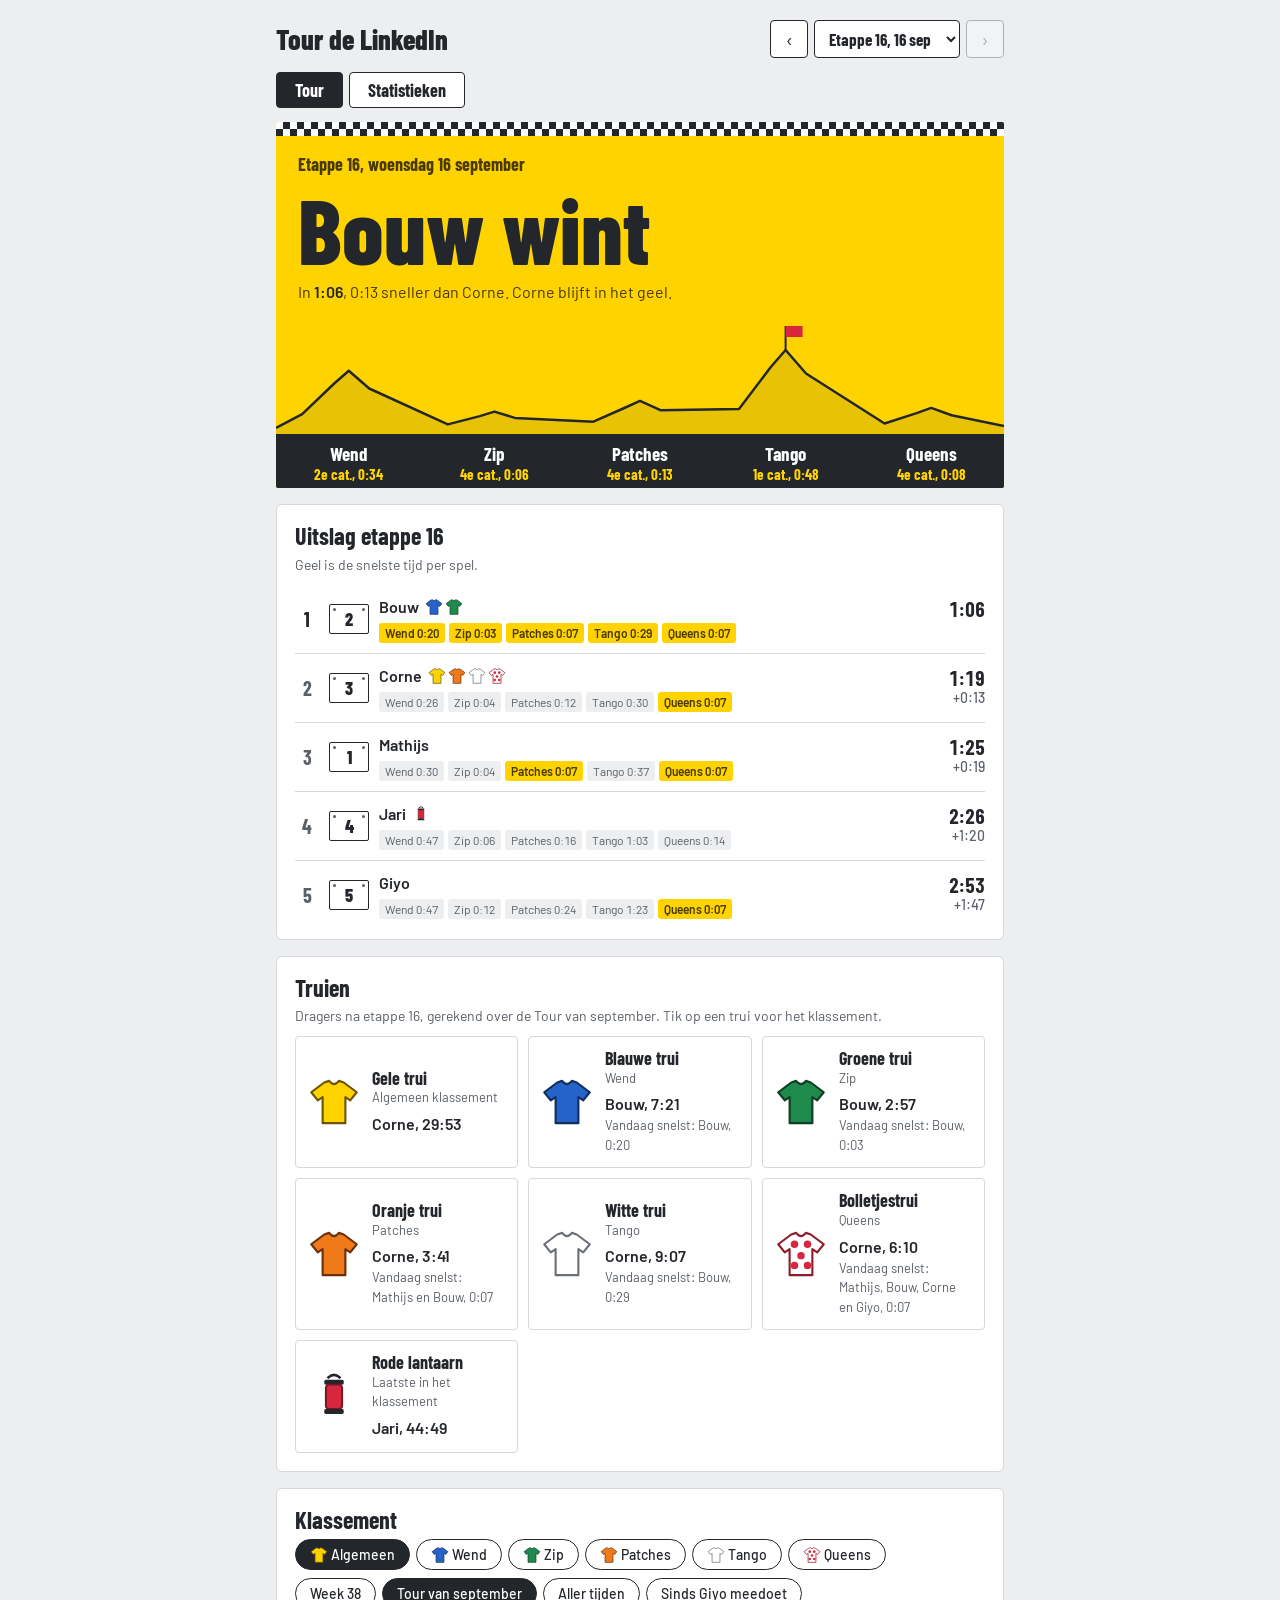
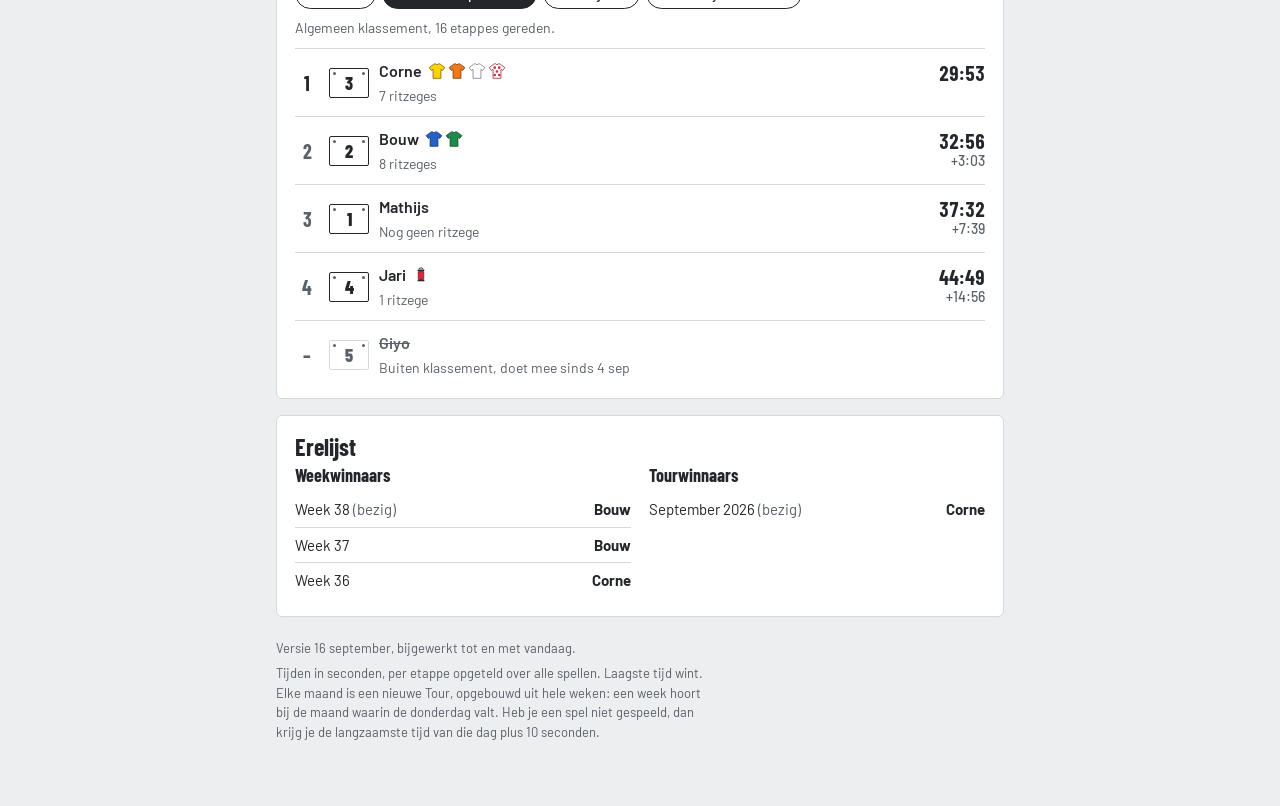
<file: docs/mockup.html>
<!DOCTYPE html>
<html lang="nl">
<head>
<meta charset="utf-8">
<meta name="viewport" content="width=device-width,initial-scale=1">
<title>Tour de LinkedIn</title>
<link rel="preconnect" href="https://fonts.googleapis.com">
<link rel="preconnect" href="https://fonts.gstatic.com" crossorigin>
<link href="https://fonts.googleapis.com/css2?family=Barlow+Condensed:wght@500;700;800&family=Barlow:wght@400;500;600&display=swap" rel="stylesheet">
<style>
:root{
  --geel:#FFD300; --geel-d:#4A3A00;
  --asfalt:#23262B;
  --pagina:#ECEEF0; --wit:#FFFFFF; --lijn:#D5D9DD; --sub:#5A6068;
  --blauw:#2563C9;
  --cond:'Barlow Condensed','Arial Narrow',sans-serif;
}
*{box-sizing:border-box}
body{margin:0;background:var(--pagina);color:var(--asfalt);font:16px/1.5 Barlow,system-ui,sans-serif}
.wrap{max-width:760px;margin:0 auto;padding:20px 16px 64px}
button,select{font:inherit;color:inherit}
:focus-visible{outline:3px solid var(--blauw);outline-offset:2px}

.top{display:flex;justify-content:space-between;align-items:center;gap:12px;flex-wrap:wrap;margin-bottom:14px}
.merk{font:800 28px/1 var(--cond);margin:0}
.nav{display:flex;align-items:center;gap:6px}
.nav button{width:38px;height:38px;border:1.5px solid var(--asfalt);background:var(--wit);border-radius:4px;cursor:pointer;font-size:20px;line-height:1}
.nav button:disabled{opacity:.3;cursor:default}
.nav select{height:38px;border:1.5px solid var(--asfalt);background:var(--wit);border-radius:4px;padding:0 10px;font-family:var(--cond);font-size:17px;font-weight:700}

.hero{background:var(--geel);color:var(--geel-d);overflow:hidden;border-radius:2px}
.finish{height:14px;background:repeating-conic-gradient(var(--asfalt) 0 25%,var(--wit) 0 50%) 0 0/14px 14px}
.hero-in{padding:18px 22px 0}
.hero .kop{font:700 18px/1.2 var(--cond);margin:0}
.hero .winnaar{font:800 clamp(50px,12vw,92px)/.92 var(--cond);color:var(--asfalt);margin:10px 0 10px}
.hero .detail{font-size:16px;margin:0;max-width:52ch}
.hero .detail b{font-weight:600;color:var(--asfalt)}
.profiel{display:block;width:100%;height:auto;margin-top:12px}
.profiel .lijn{fill:none;stroke:var(--asfalt);stroke-width:2.5;stroke-linejoin:round}
.profiel text{font-family:var(--cond);font-weight:700}
@media (prefers-reduced-motion:no-preference){
  .profiel .lijn{stroke-dasharray:1600;stroke-dashoffset:1600;animation:teken 1.4s ease-out .15s forwards}
  @keyframes teken{to{stroke-dashoffset:0}}
}

section{background:var(--wit);border:1px solid var(--lijn);border-radius:6px;padding:18px 18px 10px;margin-top:16px}
section h2{font:700 24px/1.1 var(--cond);margin:0 0 4px}
.toel{color:var(--sub);font-size:14px;margin:0 0 10px}

.renner{display:grid;grid-template-columns:24px 40px minmax(0,1fr) auto;align-items:center;column-gap:10px;padding:10px 0;border-top:1px solid var(--lijn)}
.renner:first-of-type{border-top:0}
.pos{font:700 20px/1 var(--cond);color:var(--sub);text-align:center}
.pos.een{color:var(--asfalt)}
.renner.buiten{color:var(--sub)}
.renner.buiten .bib{border-color:var(--lijn);color:var(--sub)}
.bib{position:relative;width:40px;height:30px;border:1.5px solid var(--asfalt);border-radius:2px;background:var(--wit);display:flex;align-items:center;justify-content:center;font:800 18px/1 var(--cond)}
.bib::before,.bib::after{content:"";position:absolute;top:3px;width:3px;height:3px;border-radius:50%;background:var(--sub)}
.bib::before{left:3px}.bib::after{right:3px}
.naam{font-weight:600;display:flex;align-items:center;gap:6px;flex-wrap:wrap}
.truitjes{display:inline-flex;gap:2px}
.splits{display:flex;flex-wrap:wrap;gap:4px;margin-top:4px}
.split{font-size:12px;padding:1px 6px;border-radius:3px;background:var(--pagina);color:var(--sub);font-variant-numeric:tabular-nums}
.split.best{background:var(--geel);color:var(--geel-d);font-weight:600}
.split.mis{text-decoration:line-through}
.sub2{color:var(--sub);font-size:14px;margin-top:2px}
.tijd{text-align:right;font:700 20px/1 var(--cond);font-variant-numeric:tabular-nums}
.tijd small{display:block;font:500 14px/1.4 Barlow,sans-serif;color:var(--sub)}

.truien{display:grid;grid-template-columns:repeat(auto-fill,minmax(210px,1fr));gap:10px;margin-bottom:8px}
.trui{width:100%;text-align:left;background:var(--wit);font:inherit;color:inherit;cursor:default;display:grid;grid-template-columns:52px 1fr;gap:12px;align-items:center;padding:12px;border:1px solid var(--lijn);border-radius:4px}
button.trui{cursor:pointer}
button.trui:hover{border-color:var(--asfalt)}
.tabs button svg{vertical-align:-4px}
.t-naam{font:700 18px/1.1 var(--cond)}
.t-spel{font-size:13px;color:var(--sub)}
.t-drager{font-weight:600;margin-top:4px}
.t-dag{font-size:13px;color:var(--sub)}

.tabs{display:flex;gap:6px;flex-wrap:wrap;margin:6px 0 8px}
.tabs button{border:1.5px solid var(--asfalt);background:var(--wit);border-radius:20px;padding:4px 14px;cursor:pointer;font-weight:500;font-size:14px}
.tabs button[aria-pressed="true"]{background:var(--asfalt);color:var(--wit)}

.ere{display:grid;grid-template-columns:repeat(auto-fit,minmax(220px,1fr));gap:18px;margin-bottom:8px}
.ere h3{font:700 18px/1.2 var(--cond);margin:0 0 6px}
.ere ol{list-style:none;margin:0;padding:0}
.ere li{display:flex;justify-content:space-between;gap:8px;padding:6px 0;border-top:1px solid var(--lijn);font-size:15px}
.ere li:first-child{border-top:0}
.bezig{color:var(--sub)}
.leeg{color:var(--sub);font-size:14px;padding:6px 0}

.views{margin:0 0 14px}
.views button{font:700 18px/1 var(--cond);padding:8px 18px;border-radius:4px}
#statFilter{margin:0 0 4px}
.recs{display:grid;grid-template-columns:repeat(auto-fill,minmax(210px,1fr));gap:10px;margin-bottom:8px}
.rec{border:1px solid var(--lijn);border-radius:4px;padding:12px}
.rec h3{font:700 18px/1.1 var(--cond);margin:0 0 6px;display:flex;gap:6px;align-items:center}
.rec ol{list-style:none;margin:0;padding:0}
.rec li{display:grid;grid-template-columns:16px 1fr auto;gap:8px;padding:5px 0;border-top:1px solid var(--lijn);font-size:14px;align-items:baseline}
.rec li:first-child{border-top:0}
.rec li b{font:700 17px/1 var(--cond);font-variant-numeric:tabular-nums}
.d{color:var(--sub);font-size:12px}
.rec-noot{margin:6px 0 0}
.scroll{overflow-x:auto;margin-bottom:10px}
.tbl{width:100%;min-width:340px;border-collapse:collapse;table-layout:fixed;font-size:13px;font-variant-numeric:tabular-nums}
.tbl th,.tbl td{padding:7px 2px;text-align:center;border-bottom:1px solid var(--wit)}
.tbl th{font:700 15px/1.1 var(--cond)}
.tbl th small{display:block;font:400 11px/1.3 Barlow,sans-serif;color:var(--sub)}
.tbl td:first-child,.tbl th:first-child{text-align:left;width:72px;font-weight:600;padding-left:0}
.tbl td.best{font-weight:700;box-shadow:inset 0 0 0 2px var(--asfalt)}
.tbl tr.som td{border-top:2px solid var(--asfalt);font-weight:600}
.tbl.vrij{table-layout:auto}
.tbl.vrij td,.tbl.vrij th{border-bottom:1px solid var(--lijn)}
.tbl.matrix td{border:1px solid var(--lijn)}
.tbl.matrix td:first-child{border:0}
.tbl.matrix td.voor{background:#FFF3B0;font-weight:600}
.tbl.matrix tr.gekozen td{outline:2px solid var(--asfalt);outline-offset:-2px}
.conclusie{font-size:15px;margin:0 0 10px;max-width:62ch}
.profielen{display:grid;grid-template-columns:repeat(auto-fill,minmax(230px,1fr));gap:10px;margin-bottom:10px}
.prof{border:1px solid var(--lijn);border-radius:4px;padding:12px}
.kop2{display:flex;gap:8px;align-items:center;font-weight:600;margin-bottom:10px}
.mini{display:grid;grid-template-columns:1fr 1fr;gap:8px 12px;margin-bottom:8px}
.mini b{display:block;font:700 22px/1 var(--cond);font-variant-numeric:tabular-nums}
.mini span{font-size:12px;color:var(--sub)}
.prof p{margin:5px 0 0;font-size:14px}
.prof p b{font-weight:600}
.legenda{display:flex;flex-wrap:wrap;gap:6px 14px;font-size:13px;margin:6px 0 10px}
.legenda i{display:inline-block;width:14px;height:3px;vertical-align:middle;margin-right:5px}
.feit{padding:9px 0;border-top:1px solid var(--lijn);font-size:15px}
.feit:first-of-type{border-top:0}
.feit b{font-weight:600}
[hidden]{display:none!important}
footer{color:var(--sub);font-size:13px;margin-top:22px;max-width:62ch}
</style>
</head>
<body>
<div class="wrap">
  <div class="top">
    <h1 class="merk">Tour de LinkedIn</h1>
    <div class="nav">
      <button id="vorige" aria-label="Vorige etappe">&#8249;</button>
      <select id="kies" aria-label="Kies etappe"></select>
      <button id="volgende" aria-label="Volgende etappe">&#8250;</button>
    </div>
  </div>

  <div class="tabs views" role="group" aria-label="Kies weergave">
    <button data-view="tour" aria-pressed="true">Tour</button>
    <button data-view="stats" aria-pressed="false">Statistieken</button>
  </div>

  <div id="tourView">
    <div class="hero" id="hero"></div>
    <section id="uitslag"></section>
    <section id="truien"></section>
    <section id="klassement"></section>
    <section id="erelijst"></section>
  </div>

  <div id="statView" hidden>
    <div class="tabs" id="statFilter" role="group" aria-label="Kies speler"></div>
    <section id="s-records"></section>
    <section id="s-weekdag"></section>
    <section id="s-spelers"></section>
    <section id="s-onderling"></section>
    <section id="s-verloop"></section>
    <section id="s-opvallend"></section>
  </div>

  <footer><span style="display:block;margin-bottom:6px">Versie 16 september, bijgewerkt tot en met vandaag.</span>Tijden in seconden, per etappe opgeteld over alle spellen. Laagste tijd wint. Elke maand is een nieuwe Tour, opgebouwd uit hele weken: een week hoort bij de maand waarin de donderdag valt. <span id="regel"></span></footer>
</div>

<!-- ===== DATA: plak nieuwe rijen onderaan, zelfde kolommen. Lege cel = niet gespeeld ===== -->
<script id="data" type="text/csv">
Datum,Etappe,Spel,Mathijs,Bouw,Corne,Jari,Giyo
2026-08-31,1,Wend,6,7,11,17,
2026-08-31,1,Zip,4,5,5,7,
2026-08-31,1,Patches,8,3,4,7,
2026-08-31,1,Tango,33,33,26,47,
2026-08-31,1,Queens,16,7,7,9,
2026-09-01,2,Wend,13,11,13,23,
2026-09-01,2,Zip,8,7,8,7,
2026-09-01,2,Patches,3,4,4,4,
2026-09-01,2,Tango,27,30,31,74,
2026-09-01,2,Queens,37,6,12,11,
2026-09-02,3,Wend,22,16,32,47,
2026-09-02,3,Zip,23,7,18,13,
2026-09-02,3,Patches,10,8,6,15,
2026-09-02,3,Tango,20,33,24,45,
2026-09-02,3,Queens,23,18,18,27,
2026-09-03,4,Wend,35,90,49,13,
2026-09-03,4,Zip,12,8,16,11,
2026-09-03,4,Patches,12,12,18,124,
2026-09-03,4,Tango,54,37,31,49,
2026-09-03,4,Queens,57,62,24,11,
2026-09-04,5,Wend,47,15,51,40,123
2026-09-04,5,Zip,6,28,23,17,11
2026-09-04,5,Patches,20,17,14,33,54
2026-09-04,5,Tango,58,54,23,50,233
2026-09-04,5,Queens,43,19,40,41,65
2026-09-05,6,Wend,25,26,16,61,53
2026-09-05,6,Zip,16,7,11,44,7
2026-09-05,6,Patches,26,84,23,106,75
2026-09-05,6,Tango,106,105,25,45,117
2026-09-05,6,Queens,83,25,41,51,91
2026-09-06,7,Wend,70,109,55,55,
2026-09-06,7,Zip,20,23,12,85,
2026-09-06,7,Patches,41,47,24,85,
2026-09-06,7,Tango,50,44,61,67,
2026-09-06,7,Queens,158,52,61,82,
2026-09-07,8,Wend,18,7,18,34,29
2026-09-07,8,Zip,5,5,8,7,4
2026-09-07,8,Patches,6,6,6,6,6
2026-09-07,8,Tango,15,20,15,21,51
2026-09-07,8,Queens,4,9,6,8,19
2026-09-08,9,Wend,16,29,33,16,19
2026-09-08,9,Zip,15,37,12,29,15
2026-09-08,9,Patches,22,8,6,18,15
2026-09-08,9,Tango,33,31,23,32,85
2026-09-08,9,Queens,15,7,9,39,21
2026-09-09,10,Wend,27,25,17,29,44
2026-09-09,10,Zip,5,9,5,27,16
2026-09-09,10,Patches,11,7,37,19,37
2026-09-09,10,Tango,35,27,71,44,85
2026-09-09,10,Queens,17,8,11,11,41
2026-09-10,11,Wend,33,18,40,22,39
2026-09-10,11,Zip,7,5,6,8,7
2026-09-10,11,Patches,13,21,13,13,13
2026-09-10,11,Tango,46,31,66,43,80
2026-09-10,11,Queens,25,27,12,11,12
2026-09-11,12,Wend,33,11,28,26,22
2026-09-11,12,Zip,18,13,18,30,20
2026-09-11,12,Patches,26,13,15,44,37
2026-09-11,12,Tango,51,41,33,75,108
2026-09-11,12,Queens,34,29,35,45,30
2026-09-13,13,Wend,81,34,45,96,127
2026-09-13,13,Zip,29,6,23,28,17
2026-09-13,13,Patches,30,13,24,14,132
2026-09-13,13,Tango,73,56,34,50,122
2026-09-13,13,Queens,87,159,70,94,114
2026-09-14,14,Wend,13,9,12,6,18
2026-09-14,14,Zip,4,5,5,5,7
2026-09-14,14,Patches,7,5,7,7,12
2026-09-14,14,Tango,25,26,22,48,53
2026-09-14,14,Queens,11,6,8,7,13
2026-09-15,15,Wend,17,14,25,13,22
2026-09-15,15,Zip,10,9,10,12,12
2026-09-15,15,Patches,14,9,8,11,18
2026-09-15,15,Tango,32,49,32,52,76
2026-09-15,15,Queens,12,7,9,20,11
2026-09-16,16,Wend,30,20,26,47,47
2026-09-16,16,Zip,4,3,4,6,12
2026-09-16,16,Patches,7,7,12,16,24
2026-09-16,16,Tango,37,29,30,63,83
2026-09-16,16,Queens,7,7,7,14,7
</script>

<script>
const STRAFSECONDEN = 10;
/* false: wie een spel mist krijgt de langzaamste tijd + STRAFSECONDEN.
   true:  een spel telt alleen als iedereen het speelde (zoals in de Excel). */
const ALLEEN_VOLLEDIG = false;
/* Optioneel: dagen vóór deze datum (bijv. "2026-09-07") tellen niet mee. Leeg = alles telt. */
const START_DATUM = "";
const TRUIEN = {
  Wend:    { kleur:"blauw",  naam:"Blauwe trui" },
  Zip:     { kleur:"groen",  naam:"Groene trui" },
  Patches: { kleur:"oranje", naam:"Oranje trui" },
  Tango:   { kleur:"wit",    naam:"Witte trui" },
  Queens:  { kleur:"bol",    naam:"Bolletjestrui" }
};
const EXTRA_KLEUREN = ["paars","turkoois"];
const KLEUR = {
  geel:["#FFD300","#6B5500"], groen:["#1E8A4C","#0E3F22"], blauw:["#2563C9","#0F2E5C"],
  oranje:["#F07A1A","#6A300A"], wit:["#FFFFFF","#6B7078"], bol:["#FFFFFF","#8E1B28"],
  paars:["#6D4BC4","#2E1C5E"], turkoois:["#1A9C9C","#0B4545"]
};
const SHIRT = "M10 4 L13 3 Q16 7 19 3 L22 4 L30 10 L26 15 L23 13 L23 29 L9 29 L9 13 L6 15 L2 10 Z";

function truiSvg(kleur, size){
  if(kleur === "lantaarn"){
    return `<svg viewBox="0 0 32 32" width="${size}" height="${size}" aria-hidden="true"><path d="M12 5 Q16 1 20 5" fill="none" stroke="#23262B" stroke-width="1.6"/><rect x="10" y="6" width="12" height="3" rx="1" fill="#23262B"/><rect x="11" y="9" width="10" height="15" rx="2" fill="#D7263D" stroke="#7A1420" stroke-width="1.2"/><rect x="10" y="24" width="12" height="3" rx="1" fill="#23262B"/></svg>`;
  }
  const [f, s] = KLEUR[kleur] || KLEUR.wit;
  let dots = "";
  if(kleur === "bol") [[12,10],[20,10],[16,17],[12,23],[20,23]].forEach(([x,y]) => dots += `<circle cx="${x}" cy="${y}" r="2.3" fill="#D7263D"/>`);
  return `<svg viewBox="0 0 32 32" width="${size}" height="${size}" aria-hidden="true"><path d="${SHIRT}" fill="${f}" stroke="${s}" stroke-width="1.3" stroke-linejoin="round"/>${dots}</svg>`;
}

function parseCSV(text){
  return text.trim().split(/\r?\n/).map(line => {
    const out = []; let cur = "", q = false;
    for(let i = 0; i < line.length; i++){
      const c = line[i];
      if(q){ if(c === '"' && line[i+1] === '"'){ cur += '"'; i++; } else if(c === '"') q = false; else cur += c; }
      else if(c === '"') q = true;
      else if(c === "," || c === ";"){ out.push(cur); cur = ""; }
      else cur += c;
    }
    out.push(cur);
    return out.map(s => s.trim());
  });
}
function normDatum(d){
  const m = d.match(/^(\d{1,2})[-\/.](\d{1,2})[-\/.](\d{4})$/);
  return m ? `${m[3]}-${m[2].padStart(2,"0")}-${m[1].padStart(2,"0")}` : d;
}
const esc = s => String(s).replace(/[&<>"]/g, c => ({"&":"&amp;","<":"&lt;",">":"&gt;",'"':"&quot;"}[c]));
function fmt(sec){
  sec = Math.round(sec);
  const h = Math.floor(sec/3600), m = Math.floor(sec%3600/60), s = sec%60;
  return h ? `${h}:${String(m).padStart(2,"0")}:${String(s).padStart(2,"0")}` : `${m}:${String(s).padStart(2,"0")}`;
}
function isoWeek(ds){
  const d = new Date(ds + "T12:00:00");
  const t = new Date(d); t.setDate(d.getDate() - ((d.getDay()+6)%7) + 3);
  const jan4 = new Date(t.getFullYear(), 0, 4, 12);
  const w = 1 + Math.round(((t - jan4)/86400000 - 3 + ((jan4.getDay()+6)%7)) / 7);
  return { key:`${t.getFullYear()}-${String(w).padStart(2,"0")}`, nr:w, maand:`${t.getFullYear()}-${String(t.getMonth()+1).padStart(2,"0")}` };
}
const maandKey = ds => isoWeek(ds).maand;
const maandNaam = key => new Date(key + "-15T12:00:00").toLocaleDateString("nl-NL", { month:"long" });
const maandJaar = key => new Date(key + "-15T12:00:00").toLocaleDateString("nl-NL", { month:"long", year:"numeric" });
const datumNL = ds => new Date(ds + "T12:00:00").toLocaleDateString("nl-NL", { weekday:"long", day:"numeric", month:"long" });
const datumKort = ds => new Date(ds + "T12:00:00").toLocaleDateString("nl-NL", { day:"numeric", month:"short" });
const namen = a => a.length === 1 ? a[0] : a.slice(0,-1).join(", ") + " en " + a[a.length-1];

/* ===== data inlezen ===== */
const rijen = parseCSV(document.getElementById("data").textContent);
const spelers = rijen[0].slice(3).filter(Boolean);
const perEtappe = new Map();
for(const r of rijen.slice(1)){
  if(!r[0] || !r[2]) continue;
  const datum = normDatum(r[0]);
  if(START_DATUM && datum < START_DATUM) continue;
  const nr = Number(r[1]) || 0;
  const raw = {};
  spelers.forEach((p, i) => {
    const v = (r[3+i] || "").replace(",", ".");
    raw[p] = v === "" || isNaN(Number(v)) ? null : Number(v);
  });
  const gespeeld = spelers.filter(p => raw[p] !== null).map(p => raw[p]);
  if(!gespeeld.length) continue;
  if(ALLEEN_VOLLEDIG && gespeeld.length < spelers.length) continue;
  const slechtst = Math.max(...gespeeld);
  const eff = {};
  spelers.forEach(p => eff[p] = raw[p] !== null ? raw[p] : slechtst + STRAFSECONDEN);
  const key = nr ? "e" + nr : "d" + datum;
  if(!perEtappe.has(key)) perEtappe.set(key, { nr, datum, spellen:[] });
  perEtappe.get(key).spellen.push({ spel:r[2], raw, eff });
}
const etappes = [...perEtappe.values()].sort((a,b) => a.datum.localeCompare(b.datum) || a.nr - b.nr);
etappes.forEach((e, i) => {
  e.nr = i + 1;
  e.totaal = {};
  spelers.forEach(p => e.totaal[p] = e.spellen.reduce((a, g) => a + g.eff[p], 0));
});
const alleSpellen = [...new Set(etappes.flatMap(e => e.spellen.map(g => g.spel)))];
function truiVoor(spel){
  if(TRUIEN[spel]) return TRUIEN[spel];
  const i = alleSpellen.filter(s => !TRUIEN[s]).indexOf(spel);
  return { kleur:EXTRA_KLEUREN[i % EXTRA_KLEUREN.length], naam:`Trui van ${spel}` };
}
function som(lijst, spel){
  const t = {}; spelers.forEach(p => t[p] = 0);
  lijst.forEach(e => e.spellen.forEach(g => { if(!spel || g.spel === spel) spelers.forEach(p => t[p] += g.eff[p]); }));
  return t;
}
/* wie doet mee: een speler telt pas mee vanaf zijn eerste gespeelde dag */
const eerste = {};
etappes.forEach(e => e.spellen.forEach(g => spelers.forEach(p => { if(g.raw[p] !== null && !eerste[p]) eerste[p] = e.datum; })));
const deelnemers = lijst => lijst.length ? spelers.filter(p => eerste[p] && eerste[p] <= lijst[0].datum) : spelers.slice();
const buiten = lijst => spelers.filter(p => !deelnemers(lijst).includes(p));
const laatsteStart = Object.values(eerste).sort().slice(-1)[0];
const laatkomers = spelers.filter(p => eerste[p] === laatsteStart);
function rangschik(t, wie = spelers){
  const a = wie.map(p => ({ p, t:t[p] })).sort((x,y) => x.t - y.t || spelers.indexOf(x.p) - spelers.indexOf(y.p));
  let pos = 0;
  a.forEach((r, i) => { if(i === 0 || r.t !== a[i-1].t) pos = i + 1; r.pos = pos; });
  return a;
}
function ritzeges(lijst){
  const z = {}; spelers.forEach(p => z[p] = 0);
  lijst.forEach(e => rangschik(e.totaal, deelnemers([e])).filter(r => r.pos === 1).forEach(r => z[r.p]++));
  return z;
}
function spelzeges(lijst, spel){
  const z = {}; spelers.forEach(p => z[p] = 0);
  lijst.forEach(e => e.spellen.filter(g => g.spel === spel).forEach(g => {
    const v = spelers.map(p => g.raw[p]).filter(v => v !== null);
    const best = Math.min(...v);
    spelers.forEach(p => { if(g.raw[p] === best) z[p]++; });
  }));
  return z;
}
function categorie(gem){
  if(gem >= 60) return "HC";
  if(gem >= 40) return "1e cat.";
  if(gem >= 25) return "2e cat.";
  if(gem >= 15) return "3e cat.";
  return "4e cat.";
}
function gemiddelde(g){
  const v = spelers.map(p => g.raw[p]).filter(v => v !== null);
  return v.reduce((a,b) => a+b, 0) / v.length;
}

function profielSvg(e){
  const W = Math.max(320, Math.round(document.getElementById("hero").clientWidth || 700));
  const H = 172, basis = 118, top = 34, n = e.spellen.length;
  const gem = e.spellen.map(gemiddelde);
  const max = Math.max(...gem);
  const stap = W / n;
  const hoogte = gem.map(v => 14 + (basis - top - 14) * (v / max));
  const pts = [[0, basis - 6]];
  e.spellen.forEach((g, i) => {
    const x = stap * (i + .5);
    pts.push([x - stap*.32, basis - hoogte[i]*.25 - 4], [x - stap*.1, basis - hoogte[i]*.8], [x, basis - hoogte[i]], [x + stap*.14, basis - hoogte[i]*.72]);
  });
  pts.push([W, basis - 8]);
  const lijn = pts.map((p, i) => (i ? "L" : "M") + p[0].toFixed(1) + " " + p[1].toFixed(1)).join(" ");
  const z = gem.indexOf(max), zx = stap * (z + .5), zy = basis - hoogte[z];
  const labels = e.spellen.map((g, i) => {
    const x = stap * (i + .5);
    return `<text x="${x}" y="${basis + 27}" text-anchor="middle" fill="#FFFFFF" font-size="${W < 520 ? 16 : 19}">${esc(g.spel)}</text><text x="${x}" y="${basis + 46}" text-anchor="middle" fill="#FFD300" font-size="${W < 520 ? 13 : 15}">${categorie(gem[i])}${W < 520 ? "" : ", " + fmt(gem[i])}</text>`;
  }).join("");
  return `<svg class="profiel" viewBox="0 0 ${W} ${H}" role="img" aria-label="Rittenprofiel van de etappe, ${esc(e.spellen[z].spel)} was het zwaarste spel">
    <path d="${lijn} L ${W} ${H} L 0 ${H} Z" fill="#23262B" opacity=".1"/>
    <rect x="0" y="${basis}" width="${W}" height="${H-basis}" fill="#23262B"/>
    <path class="lijn" d="${lijn}"/>
    <line x1="${zx}" y1="${zy}" x2="${zx}" y2="${zy-24}" stroke="#23262B" stroke-width="2"/>
    <rect x="${zx}" y="${zy-24}" width="17" height="11" fill="#D7263D"/>
    ${labels}</svg>`;
}

/* ===== statistieken ===== */
const DAGEN = ["Ma","Di","Wo","Do","Vr","Za","Zo"];
const DAGEN_LANG = ["maandag","dinsdag","woensdag","donderdag","vrijdag","zaterdag","zondag"];
const weekdag = ds => (new Date(ds + "T12:00:00").getDay() + 6) % 7;
const SPELER_KLEUR = ["#23262B","#2563C9","#D7263D","#1E8A4C","#F07A1A","#6D4BC4","#1A9C9C","#8A6A00"];
const kleurVan = p => SPELER_KLEUR[spelers.indexOf(p) % SPELER_KLEUR.length];
const gem = a => a.length ? a.reduce((x, y) => x + y, 0) / a.length : null;
const spreiding = a => { const m = gem(a); return a.length > 1 ? Math.sqrt(gem(a.map(v => (v - m) ** 2))) : 0; };
const verschil = (v, ref) => `${Math.round(Math.abs(v / ref - 1) * 100)}% ${v < ref ? "sneller" : "trager"}`;
const bibG = p => `<span class="bib">${spelers.indexOf(p) + 1}</span>`;

const resultaten = [];
etappes.forEach(e => e.spellen.forEach(g => spelers.forEach(p => {
  if(g.raw[p] !== null) resultaten.push({ p, spel:g.spel, t:g.raw[p], datum:e.datum, nr:e.nr });
})));
const ritTijden = [];
etappes.forEach(e => spelers.forEach(p => {
  if(e.spellen.every(g => g.raw[p] !== null)) ritTijden.push({ p, t:e.spellen.reduce((a, g) => a + g.raw[p], 0), datum:e.datum, nr:e.nr });
}));
const ritVan = new Map(ritTijden.map(r => [r.p + "|" + r.nr, r.t]));
let statSpeler = "";

function verloopSvg(f){
  const box = document.getElementById("s-verloop");
  const W = Math.max(300, Math.round(box.clientWidth - 38)), H = 240, L = 42, R = 8, T = 10, B = 30;
  if(!ritTijden.length) return `<div class="leeg">Nog geen volledige etappes.</div>`;
  const n = etappes.length;
  const xs = etappes.map((e, i) => L + (W - L - R) * (n === 1 ? .5 : i / (n - 1)));
  const vals = ritTijden.map(r => r.t);
  const stapOpties = [30, 60, 120, 300, 600];
  let y0 = Math.min(...vals), y1 = Math.max(...vals);
  const stap = stapOpties.find(s => (y1 - y0) / s <= 5) || 900;
  y0 = Math.floor(y0 / stap) * stap; y1 = Math.ceil(y1 / stap) * stap; if(y1 === y0) y1 += stap;
  const y = v => T + (H - T - B) * (1 - (v - y0) / (y1 - y0));
  let grid = "";
  for(let v = y0; v <= y1; v += stap) grid += `<line x1="${L}" x2="${W - R}" y1="${y(v)}" y2="${y(v)}" stroke="#D5D9DD"/><text x="${L - 6}" y="${y(v) + 4}" text-anchor="end" font-size="12" fill="#5A6068">${fmt(v)}</text>`;
  const elk = Math.max(1, Math.ceil(n / Math.floor((W - L) / 34)));
  const xl = etappes.map((e, i) => i % elk === 0 || i === n - 1 ? `<text x="${xs[i]}" y="${H - 10}" text-anchor="middle" font-size="12" fill="#5A6068">${e.nr}</text>` : "").join("");
  const volgorde = spelers.filter(p => p !== f).concat(f ? [f] : []);
  const lijnen = volgorde.map(p => {
    let d = "", vorig = false, punten = "";
    etappes.forEach((e, i) => {
      const t = ritVan.get(p + "|" + e.nr);
      if(t === undefined){ vorig = false; return; }
      d += (vorig ? "L" : "M") + xs[i].toFixed(1) + " " + y(t).toFixed(1) + " ";
      punten += `<circle cx="${xs[i].toFixed(1)}" cy="${y(t).toFixed(1)}" r="${p === f ? 3.5 : 2.5}" fill="${kleurVan(p)}"/>`;
      vorig = true;
    });
    const op = f && p !== f ? .15 : 1;
    return `<g opacity="${op}"><path d="${d}" fill="none" stroke="${kleurVan(p)}" stroke-width="${p === f ? 3 : 2}" stroke-linejoin="round"/>${punten}</g>`;
  }).join("");
  return `<svg viewBox="0 0 ${W} ${H}" width="100%" role="img" aria-label="Etappetijd per speler per etappe">${grid}${xl}${lijnen}
    <text x="${W - R}" y="${H - 10}" text-anchor="end" font-size="12" fill="#5A6068"> </text></svg>`;
}

function renderStats(){
  const f = statSpeler;
  const filter = document.getElementById("statFilter");
  filter.innerHTML = ["", ...spelers].map(p => `<button data-sp="${esc(p)}" aria-pressed="${p === f}">${p ? esc(p) : "Iedereen"}</button>`).join("");
  filter.querySelectorAll("button").forEach(b => b.onclick = () => {
    statSpeler = b.dataset.sp; renderStats();
    document.querySelector(`#statFilter [data-sp="${CSS.escape(statSpeler)}"]`).focus();
  });

  /* snelste tijden */
  document.getElementById("s-records").innerHTML = `
    <h2>${f ? "Snelste tijden van " + esc(f) : "Snelste tijden"}</h2>
    <p class="toel">Top 5 per spel. Alleen echt gespeelde tijden, geen straftijden.</p>
    <div class="recs">${alleSpellen.map(sp => {
      const alle = resultaten.filter(r => r.spel === sp).sort((a, b) => a.t - b.t || a.datum.localeCompare(b.datum));
      const lijst = alle.filter(r => !f || r.p === f).slice(0, 5);
      const rec = alle[0];
      const extra = f && lijst.length && rec ? `<p class="d rec-noot">${lijst[0].t === rec.t ? "Houdt het groepsrecord" : `Groepsrecord: ${esc(rec.p)}, ${fmt(rec.t)}`}</p>` : "";
      return `<div class="rec"><h3>${truiSvg(truiVoor(sp).kleur, 20)} ${esc(sp)}</h3>
        ${lijst.length ? `<ol>${lijst.map((r, i) => `<li><span class="d">${i && r.t === lijst[i - 1].t ? "" : i + 1}</span><span>${f ? "" : esc(r.p) + " "}<span class="d">${datumKort(r.datum)}</span></span><b>${fmt(r.t)}</b></li>`).join("")}</ol>` : `<div class="leeg">Nog geen tijden.</div>`}
        ${extra}</div>`;
    }).join("")}</div>`;

  /* weekdagen */
  const nDag = DAGEN.map((_, d) => etappes.filter(e => weekdag(e.datum) === d).length);
  const rijen = alleSpellen.map(sp => ({ label:sp, w:DAGEN.map((_, d) => gem(resultaten.filter(r => r.spel === sp && weekdag(r.datum) === d && (!f || r.p === f)).map(r => r.t))) }));
  const ritRij = { label:"Etappe", som:true, w:DAGEN.map((_, d) => gem(ritTijden.filter(r => weekdag(r.datum) === d && (!f || r.p === f)).map(r => r.t))) };
  const cel = (v, rij) => {
    if(v === null) return `<td class="d">–</td>`;
    const vs = rij.w.filter(x => x !== null), mn = Math.min(...vs), mx = Math.max(...vs);
    const t = mx > mn ? (v - mn) / (mx - mn) : 0;
    return `<td class="${v === mn && vs.length > 1 ? "best" : ""}" style="background:color-mix(in srgb, #FFD300 ${Math.round((1 - t) * 85 + 5)}%, #FFFFFF)">${fmt(v)}</td>`;
  };
  const geldig = ritRij.w.map((v, i) => ({ v, i })).filter(x => x.v !== null).sort((a, b) => a.v - b.v);
  let conclusie = "";
  if(geldig.length > 1){
    const s = geldig[0], l = geldig[geldig.length - 1];
    conclusie = `${f ? esc(f) + " is" : "Jullie zijn"} het snelst op ${DAGEN_LANG[s.i]}, gemiddeld ${fmt(s.v)} per etappe, en het traagst op ${DAGEN_LANG[l.i]} met ${fmt(l.v)}.`;
    if(Math.min(...nDag.filter(x => x > 0)) < 4) conclusie += " Met nog maar een paar dagen per weekdag is dit vooral een eerste indruk.";
  }
  document.getElementById("s-weekdag").innerHTML = `
    <h2>Gemiddelde per weekdag</h2>
    <p class="toel">Hoe geler, hoe sneller binnen die rij. Omkaderd is de snelste dag. Onder de dag staat hoe vaak die dag gespeeld is.</p>
    <div class="scroll"><table class="tbl"><thead><tr><th></th>${DAGEN.map((d, i) => `<th>${d}<small>${nDag[i]}×</small></th>`).join("")}</tr></thead>
    <tbody>${[...rijen, ritRij].map(r => `<tr${r.som ? ' class="som"' : ""}><td>${esc(r.label)}</td>${r.w.map(v => cel(v, r)).join("")}</tr>`).join("")}</tbody></table></div>
    ${conclusie ? `<p class="conclusie">${conclusie}</p>` : ""}`;

  /* spelersprofielen */
  const groepGem = {}; alleSpellen.forEach(sp => groepGem[sp] = gem(resultaten.filter(r => r.spel === sp).map(r => r.t)));
  const rz = ritzeges(etappes);
  const sz = {}; alleSpellen.forEach(sp => sz[sp] = spelzeges(etappes, sp));
  const profiel = p => {
    const rt = ritTijden.filter(r => r.p === p);
    const eigen = alleSpellen.map(sp => { const v = gem(resultaten.filter(r => r.spel === sp && r.p === p).map(r => r.t)); return { sp, v, ratio: v === null ? null : v / groepGem[sp] }; }).filter(x => x.v !== null);
    const sorted = eigen.slice().sort((a, b) => a.ratio - b.ratio);
    const gewonnen = alleSpellen.reduce((a, sp) => a + sz[sp][p], 0);
    const beste = rt.slice().sort((a, b) => a.t - b.t)[0];
    let vorm = "";
    if(rt.length >= 5){
      const g3 = gem(rt.slice(-3).map(r => r.t)), ga = gem(rt.map(r => r.t));
      vorm = Math.abs(g3 / ga - 1) < .03 ? "Vorm: stabiel, de laatste 3 ritten zitten rond het eigen gemiddelde." : `Vorm: laatste 3 ritten ${verschil(g3, ga)} dan normaal.`;
    }
    const sterk = sorted[0], zwak = sorted[sorted.length - 1];
    return `<div class="prof"><div class="kop2">${bibG(p)} ${esc(p)}</div>
      <div class="mini">
        <div><b>${rt.length ? fmt(gem(rt.map(r => r.t))) : "–"}</b><span>Gemiddelde etappe</span></div>
        <div><b>${beste ? fmt(beste.t) : "–"}</b><span>Beste etappe${beste ? ", " + datumKort(beste.datum) : ""}</span></div>
        <div><b>${rz[p]}</b><span>Ritzeges</span></div>
        <div><b>${gewonnen}</b><span>Keer snelst in een spel</span></div>
      </div>
      ${sterk ? `<p>Sterkste spel: <b>${esc(sterk.sp)}</b>, ${sterk.ratio > 1 ? "al is dat nog " : ""}${verschil(sterk.v, groepGem[sterk.sp])} dan gemiddeld.</p>` : ""}
      ${zwak && zwak !== sterk ? `<p>Minst sterke spel: <b>${esc(zwak.sp)}</b>, ${zwak.ratio < 1 ? "maar ook daar " : ""}${verschil(zwak.v, groepGem[zwak.sp])} dan gemiddeld.</p>` : ""}
      ${rt.length > 1 ? `<p>Wisselvalligheid: gemiddeld ${fmt(spreiding(rt.map(r => r.t)))} afwijking per etappe.</p>` : ""}
      ${vorm ? `<p>${vorm}</p>` : ""}
    </div>`;
  };
  const perSpel = f ? `<div class="scroll"><table class="tbl vrij"><thead><tr><th>Spel</th><th>${esc(f)}</th><th>Groep</th><th>Verschil</th><th>Keer snelst</th></tr></thead><tbody>${alleSpellen.map(sp => {
      const v = gem(resultaten.filter(r => r.spel === sp && r.p === f).map(r => r.t));
      return `<tr><td>${esc(sp)}</td><td>${v === null ? "–" : fmt(v)}</td><td>${fmt(groepGem[sp])}</td><td>${v === null ? "–" : verschil(v, groepGem[sp])}</td><td>${sz[sp][f]}</td></tr>`;
    }).join("")}</tbody></table></div>` : "";
  document.getElementById("s-spelers").innerHTML = `
    <h2>${f ? "Profiel van " + esc(f) : "Spelersprofielen"}</h2>
    <p class="toel">"Gemiddeld" is het gemiddelde van de hele groep in dat spel.</p>
    <div class="profielen">${(f ? [f] : spelers).map(profiel).join("")}</div>${perSpel}`;

  /* onderling */
  const tegen = (a, b) => etappes.reduce((w, e) => {
    const ta = ritVan.get(a + "|" + e.nr), tb = ritVan.get(b + "|" + e.nr);
    return w + (ta !== undefined && tb !== undefined && ta < tb ? 1 : 0);
  }, 0);
  document.getElementById("s-onderling").innerHTML = `
    <h2>Onderling</h2>
    <p class="toel">Lees per rij: hoe vaak die speler sneller was dan de speler in de kolom, op etappes die ze allebei volledig speelden.</p>
    <div class="scroll"><table class="tbl matrix"><thead><tr><th></th>${spelers.map(p => `<th>${esc(p)}</th>`).join("")}</tr></thead><tbody>
    ${spelers.map(a => `<tr${f === a ? ' class="gekozen"' : ""}><td>${esc(a)}</td>${spelers.map(b => {
      if(a === b) return `<td class="d">–</td>`;
      const w = tegen(a, b), l = tegen(b, a);
      return `<td class="${w > l ? "voor" : ""}">${w}–${l}</td>`;
    }).join("")}</tr>`).join("")}</tbody></table></div>`;

  /* verloop */
  const box = document.getElementById("s-verloop");
  box.innerHTML = `<h2>Verloop</h2><p class="toel">Etappetijd per speler. Een onderbroken lijn betekent dat die dag niet volledig gespeeld is.</p><div id="grafiek"></div>
    <div class="legenda">${spelers.map(p => `<span style="opacity:${f && p !== f ? .4 : 1}"><i style="background:${kleurVan(p)}"></i>${esc(p)}</span>`).join("")}</div>`;
  document.getElementById("grafiek").innerHTML = verloopSvg(f);

  /* opvallend */
  const feiten = [];
  const snelsteRit = ritTijden.slice().sort((a, b) => a.t - b.t)[0];
  if(snelsteRit) feiten.push(`Snelste etappe ooit: <b>${esc(snelsteRit.p)}</b> in ${fmt(snelsteRit.t)}, op ${datumNL(snelsteRit.datum)}.`);
  const traagst = resultaten.slice().sort((a, b) => b.t - a.t)[0];
  if(traagst) feiten.push(`Langste worsteling: <b>${esc(traagst.p)}</b> deed ${fmt(traagst.t)} over ${esc(traagst.spel)}, op ${datumNL(traagst.datum)}.`);
  etappes.forEach(e => e.spellen.forEach(g => {
    const v = spelers.map(p => g.raw[p]).filter(x => x !== null);
    if(v.length === spelers.length && v.every(x => x === v[0])) feiten.push(`Fotofinish: op ${datumNL(e.datum)} deed iedereen ${esc(g.spel)} in precies ${fmt(v[0])}.`);
  }));
  const perRit = etappes.map(e => ({ e, g:gem(ritTijden.filter(r => r.nr === e.nr).map(r => r.t)) })).filter(x => x.g !== null).sort((a, b) => a.g - b.g);
  if(perRit.length > 1){
    const m = perRit[0], z = perRit[perRit.length - 1];
    feiten.push(`Makkelijkste etappe: nummer ${m.e.nr} op ${datumNL(m.e.datum)}, gemiddeld ${fmt(m.g)}.`);
    feiten.push(`Zwaarste etappe: nummer ${z.e.nr} op ${datumNL(z.e.datum)}, gemiddeld ${fmt(z.g)}.`);
  }
  const gaten = etappes.map(e => {
    const v = ritTijden.filter(r => r.nr === e.nr).sort((a, b) => a.t - b.t);
    return v.length > 1 ? { e, w:v[0], l:v[v.length - 1], d:v[v.length - 1].t - v[0].t } : null;
  }).filter(Boolean).sort((a, b) => b.d - a.d);
  if(gaten[0]) feiten.push(`Grootste gat in één etappe: ${fmt(gaten[0].d)} tussen ${esc(gaten[0].w.p)} en ${esc(gaten[0].l.p)} in etappe ${gaten[0].e.nr}.`);
  const zwaarsteSpel = alleSpellen.slice().sort((a, b) => groepGem[b] - groepGem[a])[0];
  if(zwaarsteSpel) feiten.push(`Het zwaarste spel is ${esc(zwaarsteSpel)}, met gemiddeld ${fmt(groepGem[zwaarsteSpel])} per poging.`);
  document.getElementById("s-opvallend").innerHTML = `<h2>Opvallend</h2>${feiten.map(t => `<div class="feit">${t}</div>`).join("")}`;
}

/* ===== renderen ===== */
let sel = etappes.length - 1;
let tab = "tour";
let klas = "ak";
document.getElementById("regel").textContent = ALLEEN_VOLLEDIG ? "Een spel telt alleen mee als iedereen het gespeeld heeft." : `Heb je een spel niet gespeeld, dan krijg je de langzaamste tijd van die dag plus ${STRAFSECONDEN} seconden.`;
const kies = document.getElementById("kies");
kies.innerHTML = etappes.map((e, i) => `<option value="${i}">Etappe ${e.nr}, ${datumKort(e.datum)}</option>`).join("");
kies.onchange = () => { sel = Number(kies.value); render(); };
document.getElementById("vorige").onclick = () => { if(sel > 0){ sel--; render(); } };
document.getElementById("volgende").onclick = () => { if(sel < etappes.length-1){ sel++; render(); } };

function render(){
  kies.value = sel;
  document.getElementById("vorige").disabled = sel === 0;
  document.getElementById("volgende").disabled = sel === etappes.length - 1;

  const e = etappes[sel];
  const tot = etappes.slice(0, sel + 1);
  const mk = maandKey(e.datum), wk = isoWeek(e.datum).key;
  const tour = tot.filter(x => maandKey(x.datum) === mk);
  const week = tot.filter(x => isoWeek(x.datum).key === wk);

  const wieTour = deelnemers(tour);
  const tourRang = rangschik(som(tour), wieTour);
  const spellenTour = [...new Set(tour.flatMap(x => x.spellen.map(g => g.spel)))];
  const draagt = {}; spelers.forEach(p => draagt[p] = []);
  const truien = [{ kleur:"geel", naam:"Gele trui", sub:"Algemeen klassement", drager:tourRang[0].p, tijd:tourRang[0].t, dag:null, naar:"ak" }];
  draagt[tourRang[0].p].push("geel");
  spellenTour.forEach(s => {
    const r = rangschik(som(tour, s), wieTour);
    const info = truiVoor(s);
    const g = e.spellen.find(x => x.spel === s);
    let dag = null;
    if(g){
      const best = Math.min(...spelers.map(p => g.raw[p]).filter(v => v !== null));
      dag = { wie: spelers.filter(p => g.raw[p] === best), tijd: best };
    }
    truien.push({ kleur:info.kleur, naam:info.naam, sub:s, drager:r[0].p, tijd:r[0].t, dag, naar:s });
    draagt[r[0].p].push(info.kleur);
  });
  if(tourRang.length > 1){
    const l = tourRang[tourRang.length - 1];
    truien.push({ kleur:"lantaarn", naam:"Rode lantaarn", sub:"Laatste in het klassement", drager:l.p, tijd:l.t, dag:null });
    draagt[l.p].push("lantaarn");
  }
  const icoontjes = p => draagt[p].length ? `<span class="truitjes">${draagt[p].map(k => truiSvg(k, 18)).join("")}</span>` : "";
  const bib = p => `<span class="bib">${spelers.indexOf(p) + 1}</span>`;
  const buitenRijen = (wie, label) => wie.map(p => `
      <div class="renner buiten">
        <span class="pos">–</span>
        ${bib(p)}
        <div><div class="naam"><s>${esc(p)}</s></div>
          <div class="sub2">${label}, doet mee sinds ${datumKort(eerste[p] || etappes[etappes.length - 1].datum)}</div></div>
        <span class="tijd"></span>
      </div>`).join("");

  // hero
  const ritRang = rangschik(e.totaal, deelnemers([e]));
  const winnaars = ritRang.filter(r => r.pos === 1).map(r => r.p);
  const tweede = ritRang.find(r => r.pos > 1);
  const geel = tourRang[0].p;
  const geelNieuw = tour.length > 1 && rangschik(som(tour.slice(0, -1)), wieTour)[0].p !== geel;
  let detail = `In <b>${fmt(ritRang[0].t)}</b>`;
  if(tweede) detail += `, ${fmt(tweede.t - ritRang[0].t)} sneller dan ${esc(tweede.p)}`;
  detail += ". " + (tour.length === 1
    ? `${esc(geel)} trekt de eerste gele trui van de Tour van ${maandNaam(mk)} aan.`
    : geelNieuw ? `${esc(geel)} neemt de gele trui over.` : `${esc(geel)} blijft in het geel.`);
  document.getElementById("hero").innerHTML = `
    <div class="finish"></div>
    <div class="hero-in">
      <p class="kop">Etappe ${e.nr}, ${datumNL(e.datum)}</p>
      <p class="winnaar">${esc(namen(winnaars))} ${winnaars.length > 1 ? "winnen samen" : "wint"}</p>
      <p class="detail">${detail}</p>
    </div>
    ${profielSvg(e)}`;

  // uitslag
  const best = {};
  e.spellen.forEach(g => best[g.spel] = Math.min(...spelers.map(p => g.raw[p]).filter(v => v !== null)));
  document.getElementById("uitslag").innerHTML = `
    <h2>Uitslag etappe ${e.nr}</h2>
    <p class="toel">Geel is de snelste tijd per spel.</p>
    ${ritRang.map(r => `
      <div class="renner">
        <span class="pos${r.pos === 1 ? " een" : ""}">${r.pos}</span>
        ${bib(r.p)}
        <div>
          <div class="naam">${esc(r.p)} ${icoontjes(r.p)}</div>
          <div class="splits">${e.spellen.map(g => {
            const v = g.raw[r.p];
            if(v === null) return `<span class="split mis" title="Niet gespeeld, straftijd">${esc(g.spel)} ${fmt(g.eff[r.p])}</span>`;
            return `<span class="split${v === best[g.spel] ? " best" : ""}">${esc(g.spel)} ${fmt(v)}</span>`;
          }).join("")}</div>
        </div>
        <span class="tijd">${fmt(r.t)}<small>${r.pos === 1 ? "&nbsp;" : "+" + fmt(r.t - ritRang[0].t)}</small></span>
      </div>`).join("")}
    ${buitenRijen(buiten([e]), "Nog niet gestart")}`;

  // truien
  document.getElementById("truien").innerHTML = `
    <h2>Truien</h2>
    <p class="toel">Dragers na etappe ${e.nr}, gerekend over de Tour van ${maandNaam(mk)}. Tik op een trui voor het klassement.</p>
    <div class="truien">${truien.map(t => `
      <${t.naar ? `button type="button" data-naar="${esc(t.naar)}" aria-label="Bekijk klassement ${esc(t.naam)}"` : "div"} class="trui">
        ${truiSvg(t.kleur, 52)}
        <div>
          <div class="t-naam">${t.naam}</div>
          <div class="t-spel">${esc(t.sub)}</div>
          <div class="t-drager">${esc(t.drager)}, ${fmt(t.tijd)}</div>
          ${t.dag ? `<div class="t-dag">Vandaag snelst: ${esc(namen(t.dag.wie))}, ${fmt(t.dag.tijd)}</div>` : ""}
        </div>
      </${t.naar ? "button" : "div"}>`).join("")}</div>`;

  // klassement
  const sets = {
    week:{ lijst:week, titel:`Week ${isoWeek(e.datum).nr}` },
    tour:{ lijst:tour, titel:`Tour van ${maandNaam(mk)}` },
    alles:{ lijst:tot, titel:"Aller tijden" }
  };
  const sindsLijst = tot.filter(x => x.datum >= laatsteStart);
  if(laatsteStart > etappes[0].datum && sindsLijst.length) sets.sinds = { lijst:sindsLijst, titel:`Sinds ${namen(laatkomers)} ${laatkomers.length > 1 ? "meedoen" : "meedoet"}` };
  if(!sets[tab]) tab = "tour";
  const spellenTot = [...new Set(tot.flatMap(x => x.spellen.map(g => g.spel)))];
  if(klas !== "ak" && !spellenTot.includes(klas)) klas = "ak";
  const cur = sets[tab];
  const spelFilter = klas === "ak" ? undefined : klas;
  const rang = rangschik(som(cur.lijst, spelFilter), deelnemers(cur.lijst));
  const zeges = spelFilter ? spelzeges(cur.lijst, spelFilter) : ritzeges(cur.lijst);
  const zegeTekst = n => spelFilter
    ? (n ? `${n} keer snelst` : "Nog nooit snelst")
    : (n ? n + (n === 1 ? " ritzege" : " ritzeges") : "Nog geen ritzege");
  const truiKnop = (k, label, kleur) => `<button data-klas="${esc(k)}" aria-pressed="${k === klas}">${truiSvg(kleur, 18)} ${esc(label)}</button>`;
  const titel = klas === "ak" ? "Algemeen klassement" : `${truiVoor(klas).naam}, ${klas}`;
  document.getElementById("klassement").innerHTML = `
    <h2>Klassement</h2>
    <div class="tabs truikeuze" role="group" aria-label="Kies trui">
      ${truiKnop("ak", "Algemeen", "geel")}
      ${spellenTot.map(sp => truiKnop(sp, sp, truiVoor(sp).kleur)).join("")}
    </div>
    <div class="tabs" role="group" aria-label="Kies periode">
      ${Object.entries(sets).map(([k, v]) => `<button data-tab="${k}" aria-pressed="${k === tab}">${v.titel}</button>`).join("")}
    </div>
    <p class="toel">${titel}, ${cur.lijst.length} ${cur.lijst.length === 1 ? "etappe" : "etappes"} gereden.</p>
    ${rang.map(r => `
      <div class="renner">
        <span class="pos${r.pos === 1 ? " een" : ""}">${r.pos}</span>
        ${bib(r.p)}
        <div><div class="naam">${esc(r.p)} ${icoontjes(r.p)}</div>
          <div class="sub2">${zegeTekst(zeges[r.p])}</div></div>
        <span class="tijd">${fmt(r.t)}<small>${r.pos === 1 ? "&nbsp;" : "+" + fmt(r.t - rang[0].t)}</small></span>
      </div>`).join("")}
    ${buitenRijen(buiten(cur.lijst), "Buiten klassement")}`;
  document.querySelectorAll("#klassement [data-tab]").forEach(b => b.onclick = () => {
    tab = b.dataset.tab; render();
    document.querySelector(`#klassement [data-tab="${tab}"]`).focus();
  });
  document.querySelectorAll("#klassement [data-klas]").forEach(b => b.onclick = () => {
    klas = b.dataset.klas; render();
    document.querySelector(`#klassement [data-klas="${CSS.escape(klas)}"]`).focus();
  });
  document.querySelectorAll("#truien [data-naar]").forEach(b => b.onclick = () => {
    klas = b.dataset.naar; tab = "tour"; render();
    document.getElementById("klassement").scrollIntoView({ behavior: matchMedia("(prefers-reduced-motion: reduce)").matches ? "auto" : "smooth" });
  });

  // erelijst
  const groepeer = fn => {
    const m = new Map();
    tot.forEach(x => { const k = fn(x); if(!m.has(k)) m.set(k, []); m.get(k).push(x); });
    return [...m.entries()].sort((a,b) => b[0].localeCompare(a[0]));
  };
  const winnaarVan = l => namen(rangschik(som(l), deelnemers(l)).filter(r => r.pos === 1).map(r => r.p));
  const lijst = (items, label, huidig) => `<ol>${items.slice(0, 8).map(([k, l]) => `
      <li><span>${label(k, l)}${k === huidig ? ' <span class="bezig">(bezig)</span>' : ""}</span><b>${esc(winnaarVan(l))}</b></li>`).join("")}</ol>`;
  document.getElementById("erelijst").innerHTML = `
    <h2>Erelijst</h2>
    <div class="ere">
      <div><h3>Weekwinnaars</h3>${lijst(groepeer(x => isoWeek(x.datum).key), (k, l) => `Week ${isoWeek(l[0].datum).nr}`, wk)}</div>
      <div><h3>Tourwinnaars</h3>${lijst(groepeer(x => maandKey(x.datum)), k => { const t = maandJaar(k); return t[0].toUpperCase() + t.slice(1); }, mk)}</div>
    </div>`;
}

let view = "tour";
function toonView(v){
  view = v;
  document.getElementById("tourView").hidden = v !== "tour";
  document.getElementById("statView").hidden = v !== "stats";
  document.querySelector(".nav").hidden = v !== "tour";
  document.querySelectorAll("[data-view]").forEach(b => b.setAttribute("aria-pressed", b.dataset.view === v));
  try{ history.replaceState(null, "", v === "stats" ? "#statistieken" : "#tour"); }catch(err){}
  v === "stats" ? renderStats() : render();
}
document.querySelectorAll("[data-view]").forEach(b => b.onclick = () => toonView(b.dataset.view));
toonView(location.hash === "#statistieken" ? "stats" : "tour");
let breedte = window.innerWidth;
window.addEventListener("resize", () => { clearTimeout(window._rt); window._rt = setTimeout(() => { if(window.innerWidth !== breedte){ breedte = window.innerWidth; view === "stats" ? renderStats() : render(); } }, 200); });
</script>
</body>
</html>
</file>
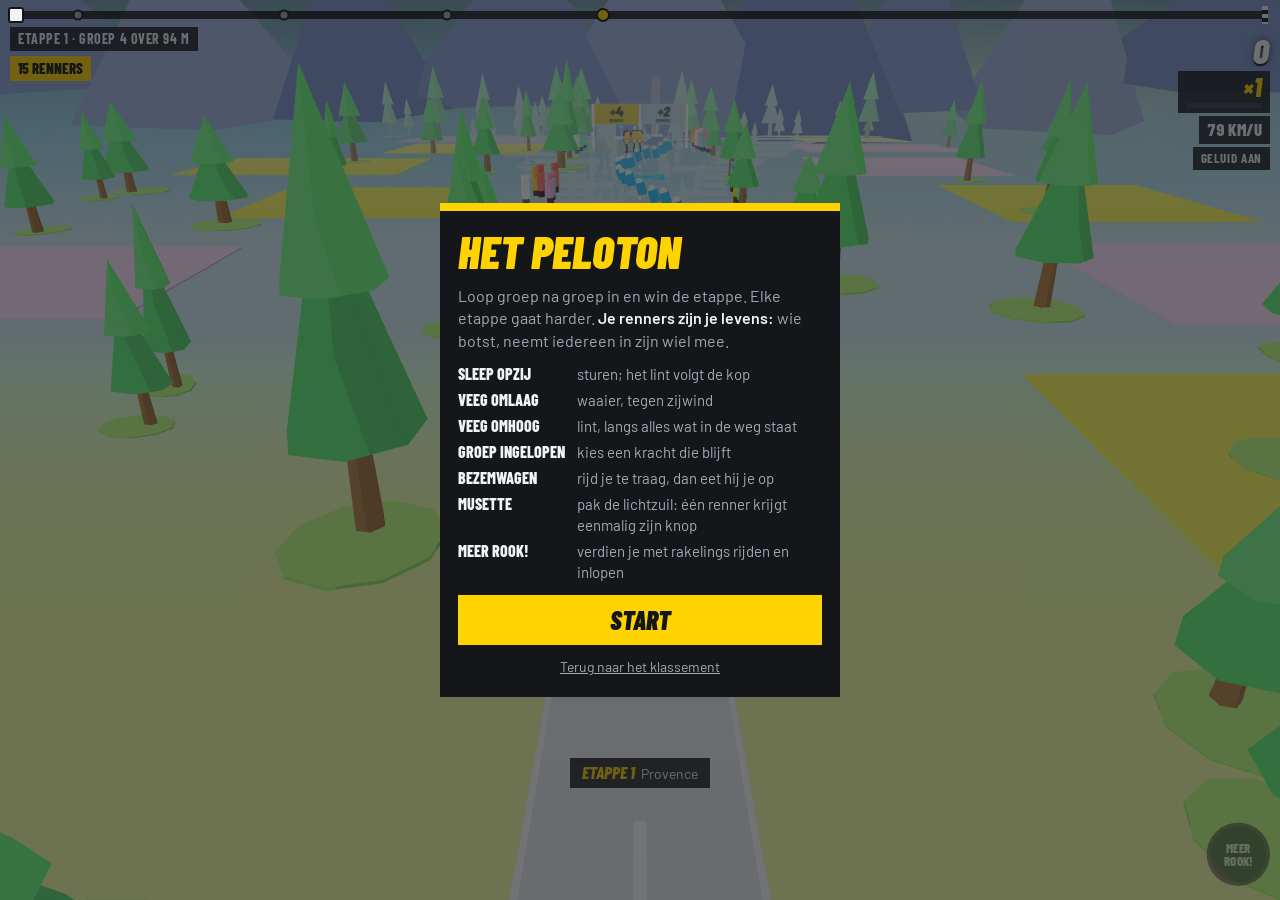
<file: site/spel.html>
<!DOCTYPE html>
<html lang="nl">
<head>
<meta charset="utf-8">
<meta name="viewport" content="width=device-width,initial-scale=1,viewport-fit=cover,user-scalable=no">
<meta name="theme-color" content="#14161A">
<title>Tour de LinkedIn: het spel</title>
<link rel="preconnect" href="https://fonts.googleapis.com">
<link rel="preconnect" href="https://fonts.gstatic.com" crossorigin>
<link href="https://fonts.googleapis.com/css2?family=Barlow+Condensed:ital,wght@0,500;0,700;0,800;1,800;1,900&family=Barlow:wght@400;500;600&display=swap" rel="stylesheet">
<style>
:root{
  /* tv-uitzending van een grote ronde, zelfde kleuren als het dashboard */
  --geel:#FFD300; --inkt:#14161A; --paneel:rgba(20,22,26,.86); --wit:#F2F3F5; --sub:#A3A9B3;
  --roze:#FF5FA2; --groen:#4CC38A; --rood:#F0525A; --vuur:#FF7A1A;
  --cond:'Barlow Condensed','Arial Narrow',sans-serif;
  --boven:env(safe-area-inset-top,0px); --onder:env(safe-area-inset-bottom,0px);
  --links:max(10px,env(safe-area-inset-left,0px)); --rechts:max(10px,env(safe-area-inset-right,0px));
  color-scheme:dark;
}
*{box-sizing:border-box}
html,body{height:100%;margin:0}
body{background:var(--inkt);color:var(--wit);font:16px/1.4 Barlow,system-ui,sans-serif;overflow:hidden;overscroll-behavior:none}
[hidden]{display:none!important}
button{font:inherit;color:inherit}
:focus-visible{outline:3px solid var(--geel);outline-offset:2px}
#app{position:fixed;inset:0;overflow:hidden;background:#9fd8f0;user-select:none;-webkit-user-select:none;-webkit-touch-callout:none}
#c{position:absolute;inset:0;width:100%;height:100%;display:block;touch-action:none}
#tint{position:absolute;inset:0;pointer-events:none;opacity:0;transition:opacity .4s;background:radial-gradient(circle at 50% 55%,transparent 25%,var(--roze) 130%)}
#tint.aan{opacity:.7}
/* snelheidsstrepen: hoe harder je gaat, hoe feller */
#vaart{position:absolute;inset:-30%;pointer-events:none;opacity:0;
  background:repeating-conic-gradient(from 0deg at 50% 42%,rgba(255,255,255,0) 0 2.6deg,rgba(255,255,255,.7) 2.6deg 3.1deg);
  -webkit-mask-image:radial-gradient(circle at 50% 42%,transparent 22%,#000 60%);mask-image:radial-gradient(circle at 50% 42%,transparent 22%,#000 60%);
  animation:vaart .15s steps(3) infinite}
@keyframes vaart{to{transform:rotate(3.1deg)}}
.hud{position:absolute;pointer-events:none}

/* de koers als smalle balk bovenaan: wij, de groepen voor ons, de streep */
#koers{top:calc(8px + var(--boven));left:var(--links);right:var(--rechts);display:flex;flex-direction:column;gap:5px;align-items:flex-start;font-family:var(--cond);text-transform:uppercase}
#baan{position:relative;align-self:stretch;height:8px;background:var(--paneel);margin:3px 6px}
#baan::after{content:"";position:absolute;right:-4px;top:-5px;width:6px;height:18px;background:repeating-linear-gradient(var(--wit) 0 4px,var(--inkt) 4px 8px)}
#baan i{position:absolute;top:50%;width:11px;height:11px;border-radius:50%;transform:translate(-50%,-50%);background:var(--sub);border:2px solid var(--inkt)}
#baan i.geel{background:var(--geel);width:14px;height:14px}
#baan #ikStip{background:var(--wit);width:16px;height:16px;border-radius:3px;z-index:1}
#app.gevaar::after{content:"";position:absolute;inset:0;pointer-events:none;box-shadow:inset 0 0 70px 18px var(--rood);animation:gevaar .5s ease-in-out infinite alternate}
@keyframes gevaar{to{opacity:.35}}
#nog{background:var(--paneel);color:var(--wit);padding:2px 8px;font-weight:700;font-size:14px;letter-spacing:.04em}
#renners{background:var(--geel);color:var(--inkt);padding:2px 8px;font-weight:800;font-size:15px}

/* score en tempo */
#scorebord{top:calc(34px + var(--boven));right:var(--rechts);text-align:right;font-family:var(--cond);display:flex;flex-direction:column;align-items:flex-end;gap:3px}
#score{font:900 italic 34px/1 var(--cond);font-variant-numeric:tabular-nums;text-shadow:0 2px 0 var(--inkt),0 0 8px rgba(20,22,26,.6)}
#tempo{background:var(--paneel);padding:3px 8px 5px;min-width:92px}
#tempo b{font:900 italic 26px/1 var(--cond);color:var(--geel);display:block}
#tempo i{display:block;height:5px;background:#3a3f48;margin-top:3px;position:relative}
#tempo i::after{content:"";position:absolute;inset:0;width:var(--h,0%);background:var(--geel)}
#tempo.heet{background:var(--vuur);animation:vuur .25s infinite alternate}
#tempo.heet b{color:var(--inkt)}
#tempo.heet i::after{background:var(--inkt)}
@keyframes vuur{from{box-shadow:0 0 10px 2px var(--vuur),0 -6px 14px var(--geel)}to{box-shadow:0 0 18px 6px var(--vuur),0 -10px 22px var(--rood)}}
#kmu{background:var(--paneel);padding:2px 8px;font-weight:800;font-size:17px;text-transform:uppercase;font-variant-numeric:tabular-nums}
#kmu.hard{background:var(--roze);color:var(--inkt)}
#geluid{pointer-events:auto;border:0;background:var(--paneel);padding:3px 8px;font:700 13px/1.3 var(--cond);text-transform:uppercase;letter-spacing:.05em;cursor:pointer}

/* één kleine regel boven de knoppen, zodat de weg vrij blijft */
#banner{left:50%;bottom:calc(112px + var(--onder));transform:translateX(-50%);width:max-content;max-width:calc(100% - 24px);text-align:center;background:var(--paneel);padding:4px 12px;font-size:14px;transition:opacity .15s}
#banner strong{font:800 italic 17px/1.2 var(--cond);text-transform:uppercase;color:var(--geel);margin-right:6px}
#banner.weg{opacity:0}

/* zwevende getallen */
#pops{position:absolute;inset:0;pointer-events:none;overflow:hidden}
.pop{position:absolute;transform:translate(-50%,-50%);font:900 italic 24px/1 var(--cond);color:var(--wit);text-shadow:0 2px 0 var(--inkt),0 0 6px var(--inkt);white-space:nowrap;opacity:0}
.pop.aan{animation:pop .8s ease-out forwards}
.pop.geel{color:var(--geel);font-size:30px}
.pop.rood{color:var(--rood)}
.pop.roze{color:var(--roze);font-size:28px}
@keyframes pop{0%{opacity:0;transform:translate(-50%,-30%) scale(.6)}15%{opacity:1;transform:translate(-50%,-70%) scale(1.25)}100%{opacity:0;transform:translate(-50%,-260%) scale(1)}}

/* knoppen: drie renners en de rook */
#knoppen{position:absolute;left:var(--links);bottom:calc(14px + var(--onder));display:flex;gap:8px}
.kunst,#rook{position:relative;border:0;padding:0;border-radius:50%;cursor:pointer;touch-action:manipulation;--m:100;
  background:conic-gradient(var(--k,var(--roze)) calc(var(--m)*1%),var(--paneel) 0);font-family:var(--cond);text-transform:uppercase;font-weight:800}
.kunst{width:66px;height:66px;font-size:12px;line-height:1;letter-spacing:-.01em}
.kunst span,#rook span{position:absolute;inset:5px;border-radius:50%;background:var(--inkt);display:grid;place-items:center;text-align:center}
.kunst.klaar span{background:var(--k);color:var(--inkt)}
.kunst.klaar{animation:erbij .45s cubic-bezier(.2,2.2,.4,1),gloei .7s .45s ease-in-out infinite alternate}
@keyframes erbij{from{transform:scale(0) rotate(-40deg)}}
@keyframes gloei{from{box-shadow:0 0 0 0 var(--k)}to{box-shadow:0 0 18px 6px var(--k);transform:scale(1.08)}}
.kunst.actief span{background:var(--wit);color:var(--inkt)}
#rook{position:absolute;right:var(--rechts);bottom:calc(14px + var(--onder));width:88px;height:88px;font-size:18px;line-height:1}
#rook{opacity:.55;transform:scale(.72);transform-origin:100% 100%;transition:opacity .2s,transform .3s cubic-bezier(.2,2.2,.4,1)}
#rook.klaar,#rook.actief{opacity:1;transform:none}
#rook.actief span{background:var(--wit);color:var(--inkt)}
#rook.klaar span{background:var(--roze);color:var(--inkt)}
#rook.klaar{animation:pols .6s ease-in-out infinite alternate;box-shadow:0 0 22px 8px var(--roze)}
@keyframes pols{to{transform:scale(1.1)}}

#sprintbalk{left:50%;bottom:calc(112px + var(--onder));transform:translateX(-50%);width:min(80%,320px);background:var(--paneel);padding:6px 10px 8px;font:800 15px/1.2 var(--cond);text-transform:uppercase;text-align:center}
#sprintbalk i{display:block;height:12px;background:#3a3f48;margin-top:4px;position:relative}
#sprintbalk i::after{content:"";position:absolute;inset:0;width:var(--p,0%);background:var(--geel)}

/* bladen */
.blad{position:absolute;inset:0;display:grid;place-items:center;background:rgba(20,22,26,.6);padding:calc(16px + var(--boven)) 16px calc(16px + var(--onder));overflow:auto}
.vel{width:min(100%,400px);background:var(--inkt);border-top:8px solid var(--geel);padding:18px 18px 20px;display:flex;flex-direction:column;gap:12px}
.vel h1{margin:0;font:900 italic 46px/.95 var(--cond);text-transform:uppercase;color:var(--geel)}
.vel p{margin:0;color:var(--sub)}
.vel p b{color:var(--wit);font-weight:600}
.uitleg{margin:0;padding:0;list-style:none;display:grid;grid-template-columns:auto 1fr;gap:5px 12px;font-size:15px}
.uitleg b{font:800 16px/1.3 var(--cond);text-transform:uppercase;color:var(--wit);white-space:nowrap}
.uitleg span{color:var(--sub);min-width:0}
.ploeg{display:flex;flex-direction:column;gap:5px}
.ploeg div{display:flex;gap:10px;align-items:baseline;font-size:15px;color:var(--sub)}
.ploeg i{flex:0 0 12px;height:12px;border-radius:50%;background:var(--k);align-self:center}
.ploeg b{font:800 17px/1.2 var(--cond);text-transform:uppercase;color:var(--wit);white-space:nowrap}
.groot{border:0;padding:12px;background:var(--geel);color:var(--inkt);font:900 italic 26px/1 var(--cond);text-transform:uppercase;cursor:pointer}
.terug{color:var(--sub);font-size:14px;text-align:center}
.kaarten{display:flex;flex-direction:column;gap:8px}
.kaart{text-align:left;border:2px solid #3a3f48;background:transparent;padding:9px 12px;cursor:pointer}
.kaart strong{display:block;font:800 italic 22px/1.1 var(--cond);text-transform:uppercase;color:var(--geel)}
.kaart span{font-size:14px;color:var(--sub)}
.kaart em{float:right;font:800 14px/1.6 var(--cond);font-style:normal;color:var(--wit);letter-spacing:.06em}
.kaart.goud{border-color:var(--geel)}
.cijfers{display:grid;grid-template-columns:1fr 1fr;gap:6px 14px;font-family:var(--cond);text-transform:uppercase;font-size:15px;color:var(--sub)}
.cijfers b{display:block;font:900 italic 28px/1 var(--cond);color:var(--wit);font-variant-numeric:tabular-nums}
@media (prefers-reduced-motion:reduce){#rook.klaar,#tempo.heet,#app.gevaar::after{animation:none}#vaart{display:none}}
</style>
</head>
<body>
<div id="app">
  <canvas id="c"></canvas>
  <div id="tint"></div>
  <div id="vaart"></div>
  <div id="pops"></div>

  <div class="hud" id="koers">
    <div id="baan"><i id="ikStip"></i><span id="stippen"></span></div>
    <div id="nog"></div>
    <div id="renners"><span id="aantal">15</span> renners</div>
  </div>

  <div class="hud" id="scorebord">
    <div id="score">0</div>
    <div id="tempo"><b id="mult">×1</b><i id="hitte"></i></div>
    <div id="kmu">0 km/u</div>
    <button id="geluid" type="button" aria-pressed="true">Geluid aan</button>
  </div>

  <div class="hud weg" id="banner"><strong id="bTitel"></strong><span id="bTekst"></span></div>
  <div class="hud" id="sprintbalk" hidden>Tik, tik, tik!<i id="sprintVul"></i></div>

  <div id="knoppen">
    <button class="kunst" id="k0" type="button" hidden style="--k:#F0525A"><span>Sleuren</span></button>
    <button class="kunst" id="k1" type="button" hidden style="--k:#5AA2F0"><span>Wind&shy;schild</span></button>
    <button class="kunst" id="k2" type="button" hidden style="--k:#4CC38A"><span>Magneet</span></button>
  </div>
  <button id="rook" type="button" aria-label="Meer rook"><span>Meer<br>rook!</span></button>

  <div class="blad" id="start">
    <div class="vel">
      <h1>Het peloton</h1>
      <p>Loop groep na groep in en win de etappe. Elke etappe gaat harder. <b>Je renners zijn je levens:</b> wie botst, neemt iedereen in zijn wiel mee.</p>
      <ul class="uitleg">
        <li style="display:contents"><b>Sleep opzij</b><span>sturen; het lint volgt de kop</span></li>
        <li style="display:contents"><b>Veeg omlaag</b><span>waaier, tegen zijwind</span></li>
        <li style="display:contents"><b>Veeg omhoog</b><span>lint, langs alles wat in de weg staat</span></li>
        <li style="display:contents"><b>Groep ingelopen</b><span>kies een kracht die blijft</span></li>
        <li style="display:contents"><b>Bezemwagen</b><span>rijd je te traag, dan eet hij je op</span></li>
        <li style="display:contents"><b>Musette</b><span>pak de lichtzuil: één renner krijgt eenmalig zijn knop</span></li>
        <li style="display:contents"><b>Meer rook!</b><span>verdien je met rakelings rijden en inlopen</span></li>
      </ul>
      <button class="groot" id="startKnop" type="button">Start</button>
      <a class="terug" href="index.html">Terug naar het klassement</a>
    </div>
  </div>

  <div class="blad" id="kaartBlad" hidden>
    <div class="vel">
      <h1 id="kTitel">Nieuwe kracht</h1>
      <p id="kTekst">Kies er één. Hij blijft tot je bent opgeveegd.</p>
      <div class="kaarten" id="kaarten"></div>
    </div>
  </div>

  <div class="blad" id="eind" hidden>
    <div class="vel">
      <h1 id="eTitel"></h1>
      <p id="eTekst"></p>
      <div class="cijfers">
        <div>Score<b id="eScore">0</b></div>
        <div>Beste score<b id="eBest">0</b></div>
        <div>Etappe<b id="eEtappe">1</b></div>
        <div>Topsnelheid<b id="eTop">0</b></div>
      </div>
      <button class="groot" id="opnieuw" type="button">Nog een keer</button>
      <a class="terug" href="index.html">Terug naar het klassement</a>
    </div>
  </div>
</div>

<script src="vendor/three.min.js"></script>
<script src="spel.js?v=dev"></script>
</body>
</html>
</file>
